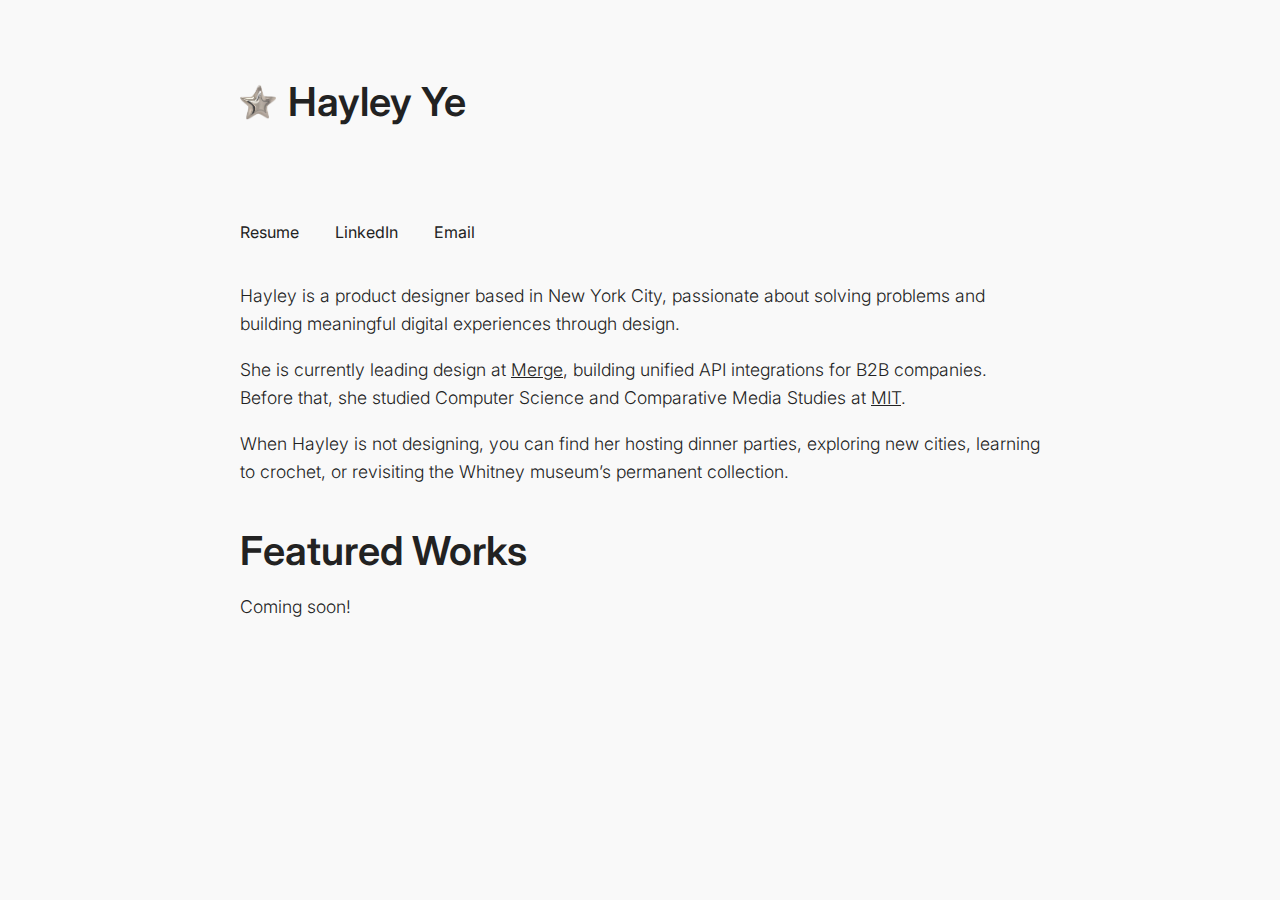
<file: index.html>
<!DOCTYPE html>
<html lang="en">
<head>
  <meta charset="UTF-8" />
  <meta name="viewport" content="width=device-width, initial-scale=1.0" />
  <title>Hayley Ye</title>
  <link href="https://fonts.googleapis.com/css2?family=Inter:wght@200;300;400;500;600;700&display=swap" rel="stylesheet">

  <link rel="stylesheet" href="style.css" />
  <link rel="icon" href="favicon.png" type="image/png">
</head>
<body>
  <main class="container">
    <div class="section">
        <div class="header">
            <div class="logo">
                <img src="favicon.png" alt="silver star" height="36px">
                <h1>Hayley Ye</h1>
            </div>
            <nav>
                <a href="https://drive.google.com/file/d/1Db4muiipyI5Rl645pSvjpg58gsTP486j/view?usp=sharing" target="_blank">Resume</a>
                <a href="https://www.linkedin.com/in/hayley-ye/" target="_blank">LinkedIn</a>
                <a href="mailto:hayleymye@gmail.com">Email</a>
            </nav>
        </div>
    </div>

    <div class="section">
        <p>Hayley is a product designer based in New York City, passionate about solving problems and building meaningful digital experiences through design.</p>
        <p>She is currently leading design at <a href="https://merge.dev" class="inline" target="_blank">Merge</a>, building unified API integrations for B2B companies. Before that, she studied Computer Science and Comparative Media Studies at <a href="https://web.mit.edu/" class="inline" target="_blank">MIT</a>.</p>
        <p>When Hayley is not designing, you can find her hosting dinner parties, exploring new cities, learning to crochet, or revisiting the Whitney museum’s permanent collection.</p>
    </div>

    <div class="section">
        <div class="header">
            <h1>Featured Works</h1>
        </div>
        <p>Coming soon!</p>
    </div>
    
    
  </main>
</body>
</html>
</file>
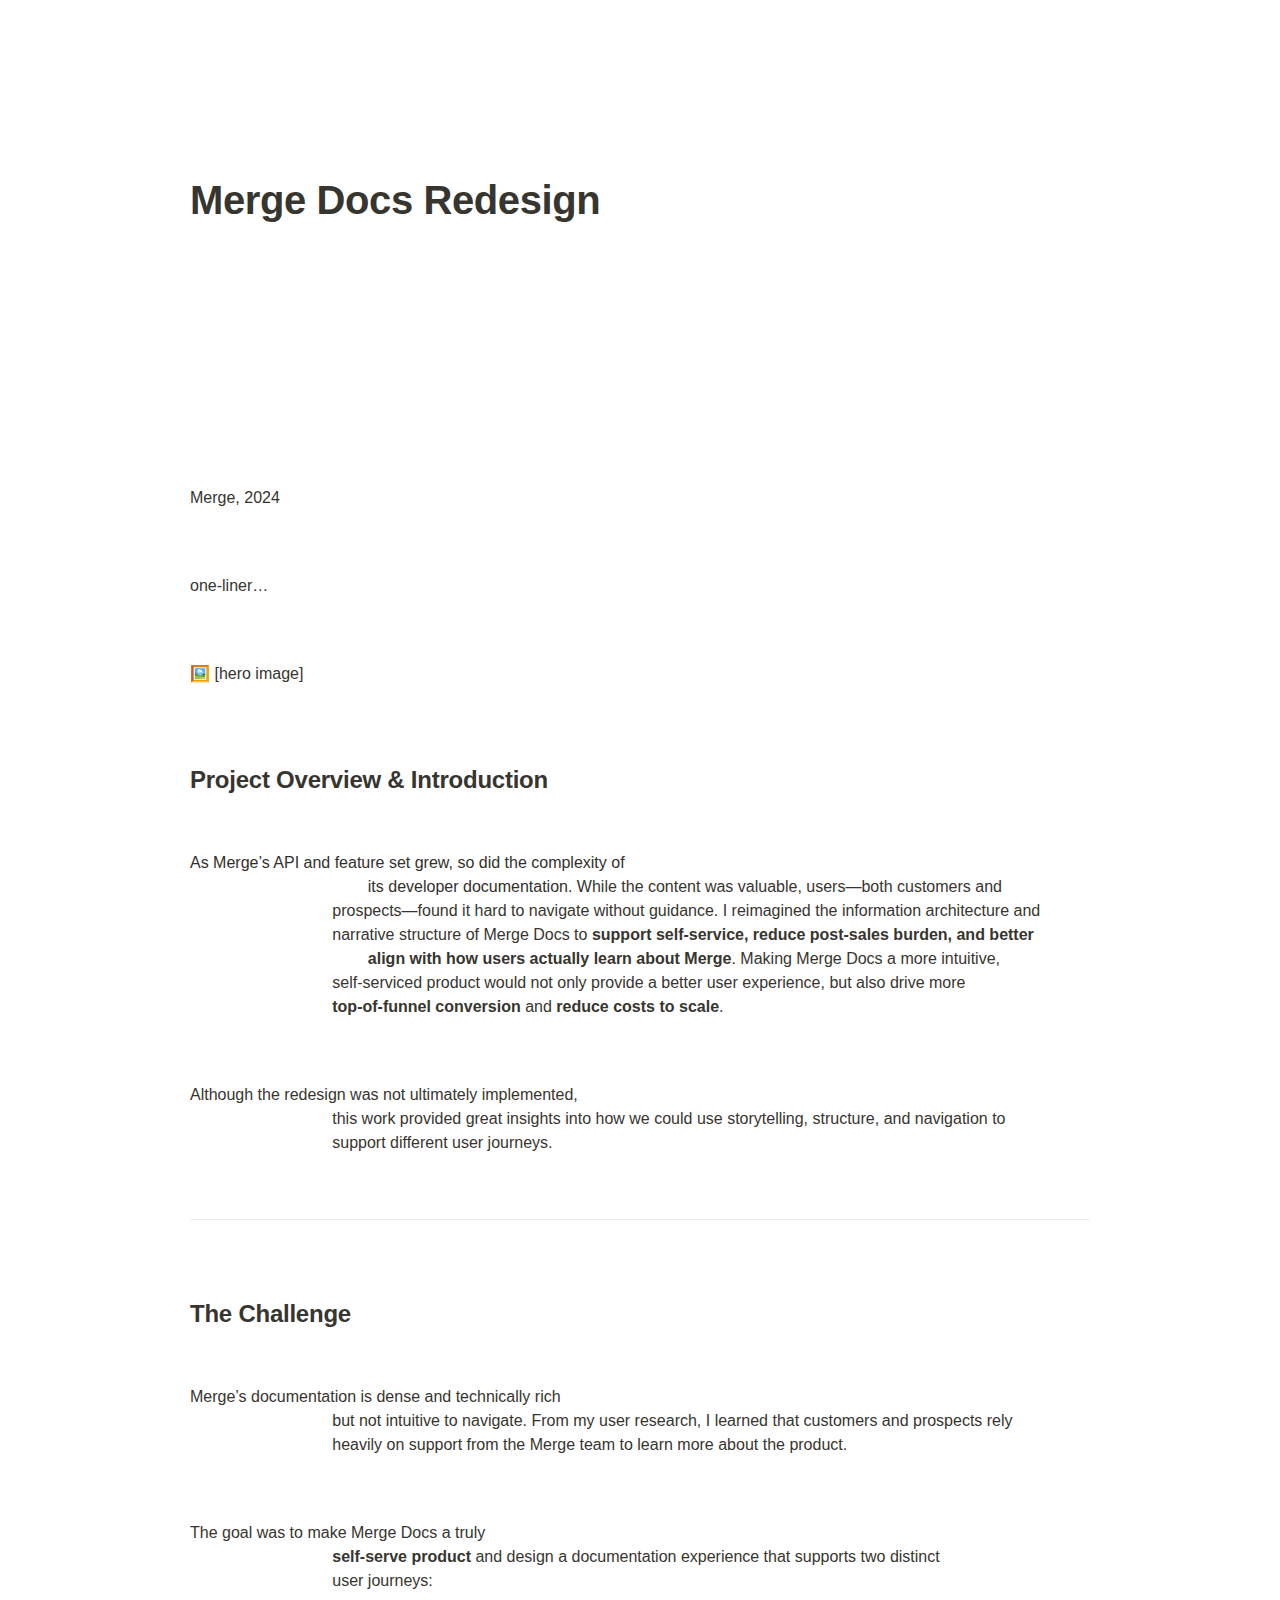
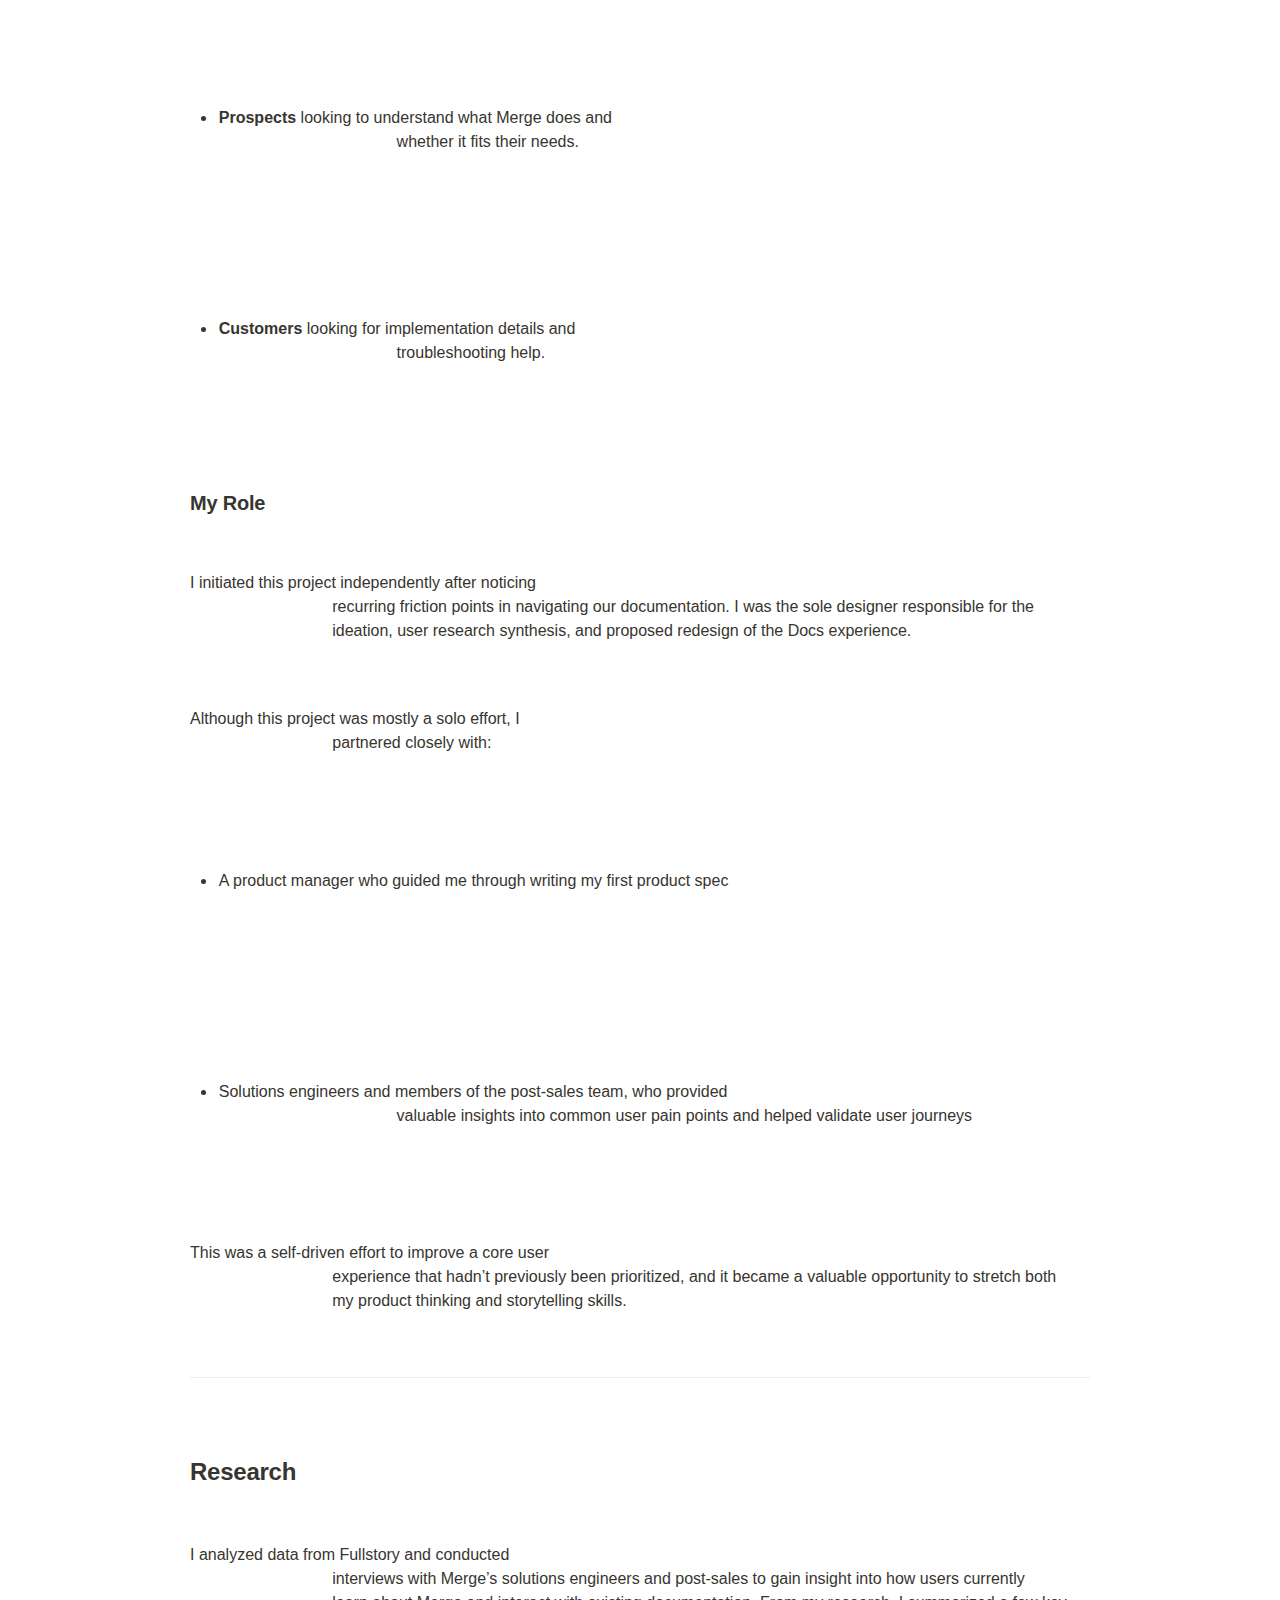
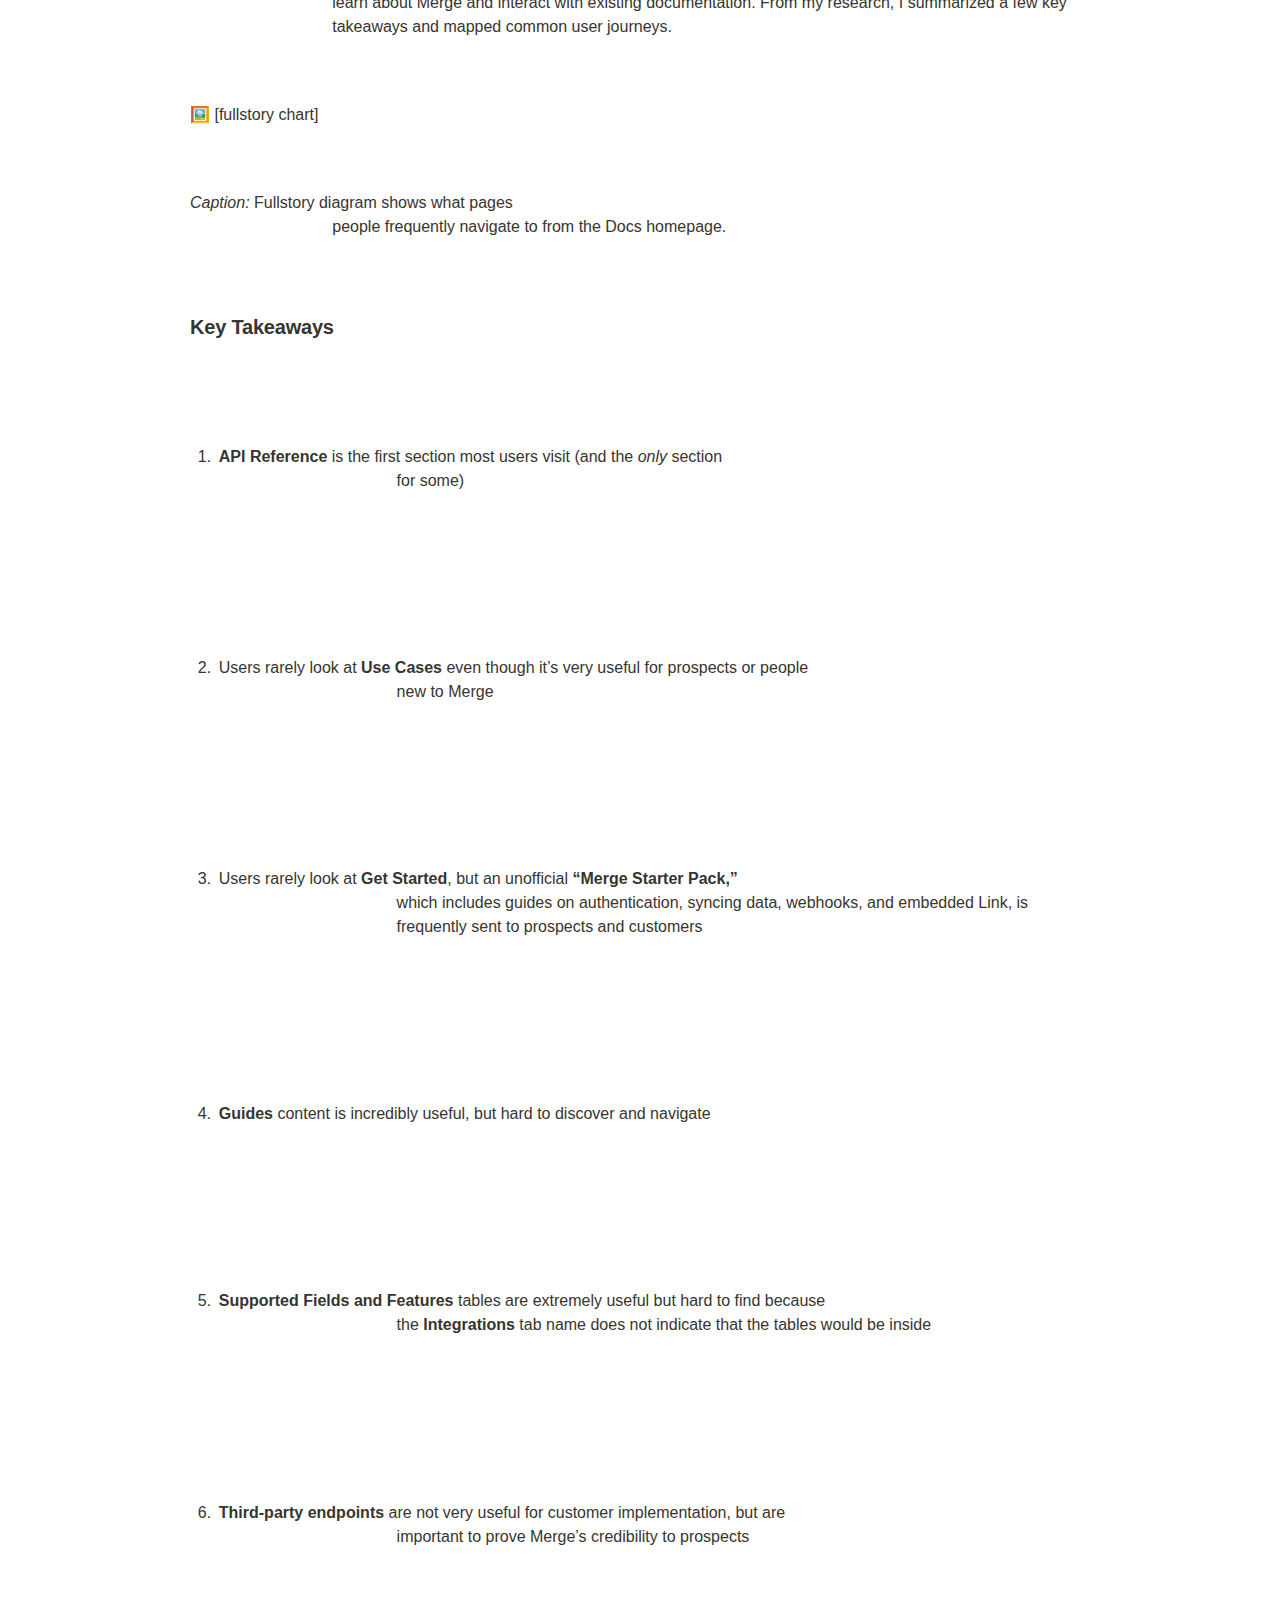
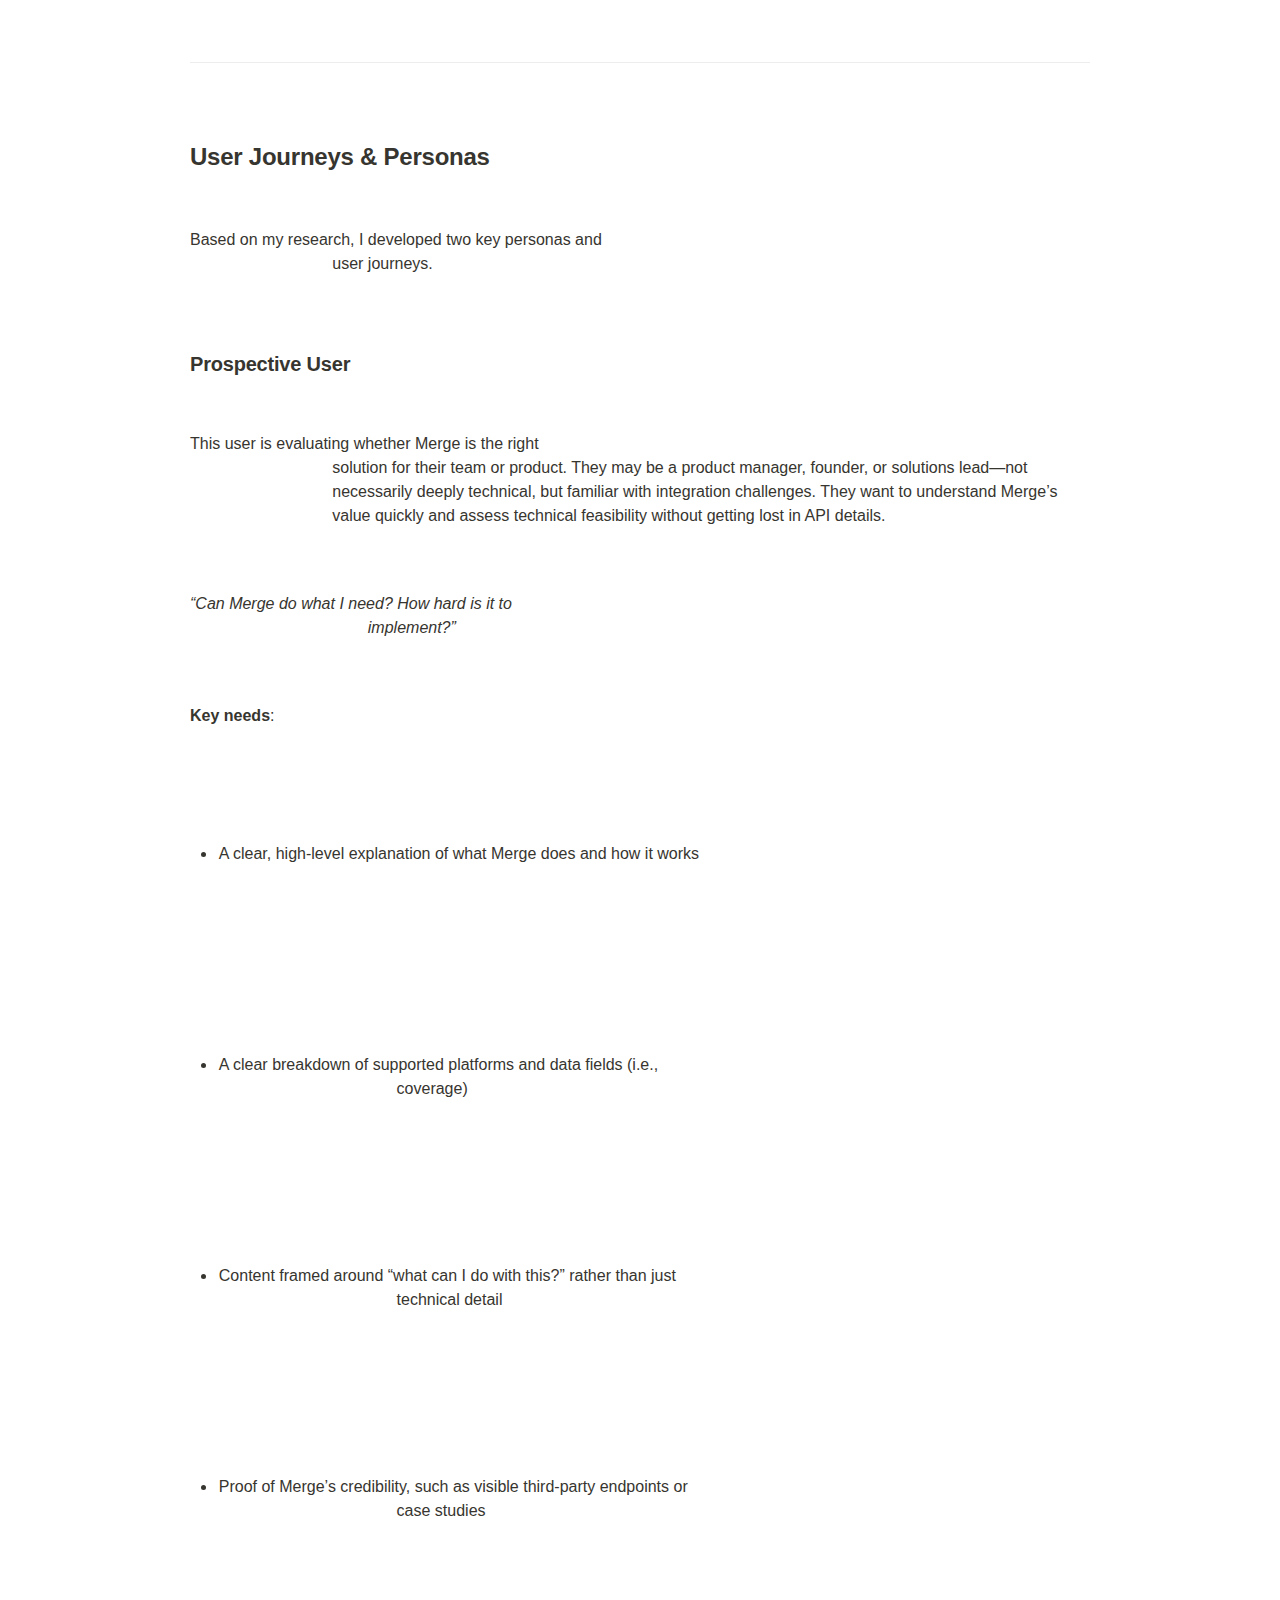
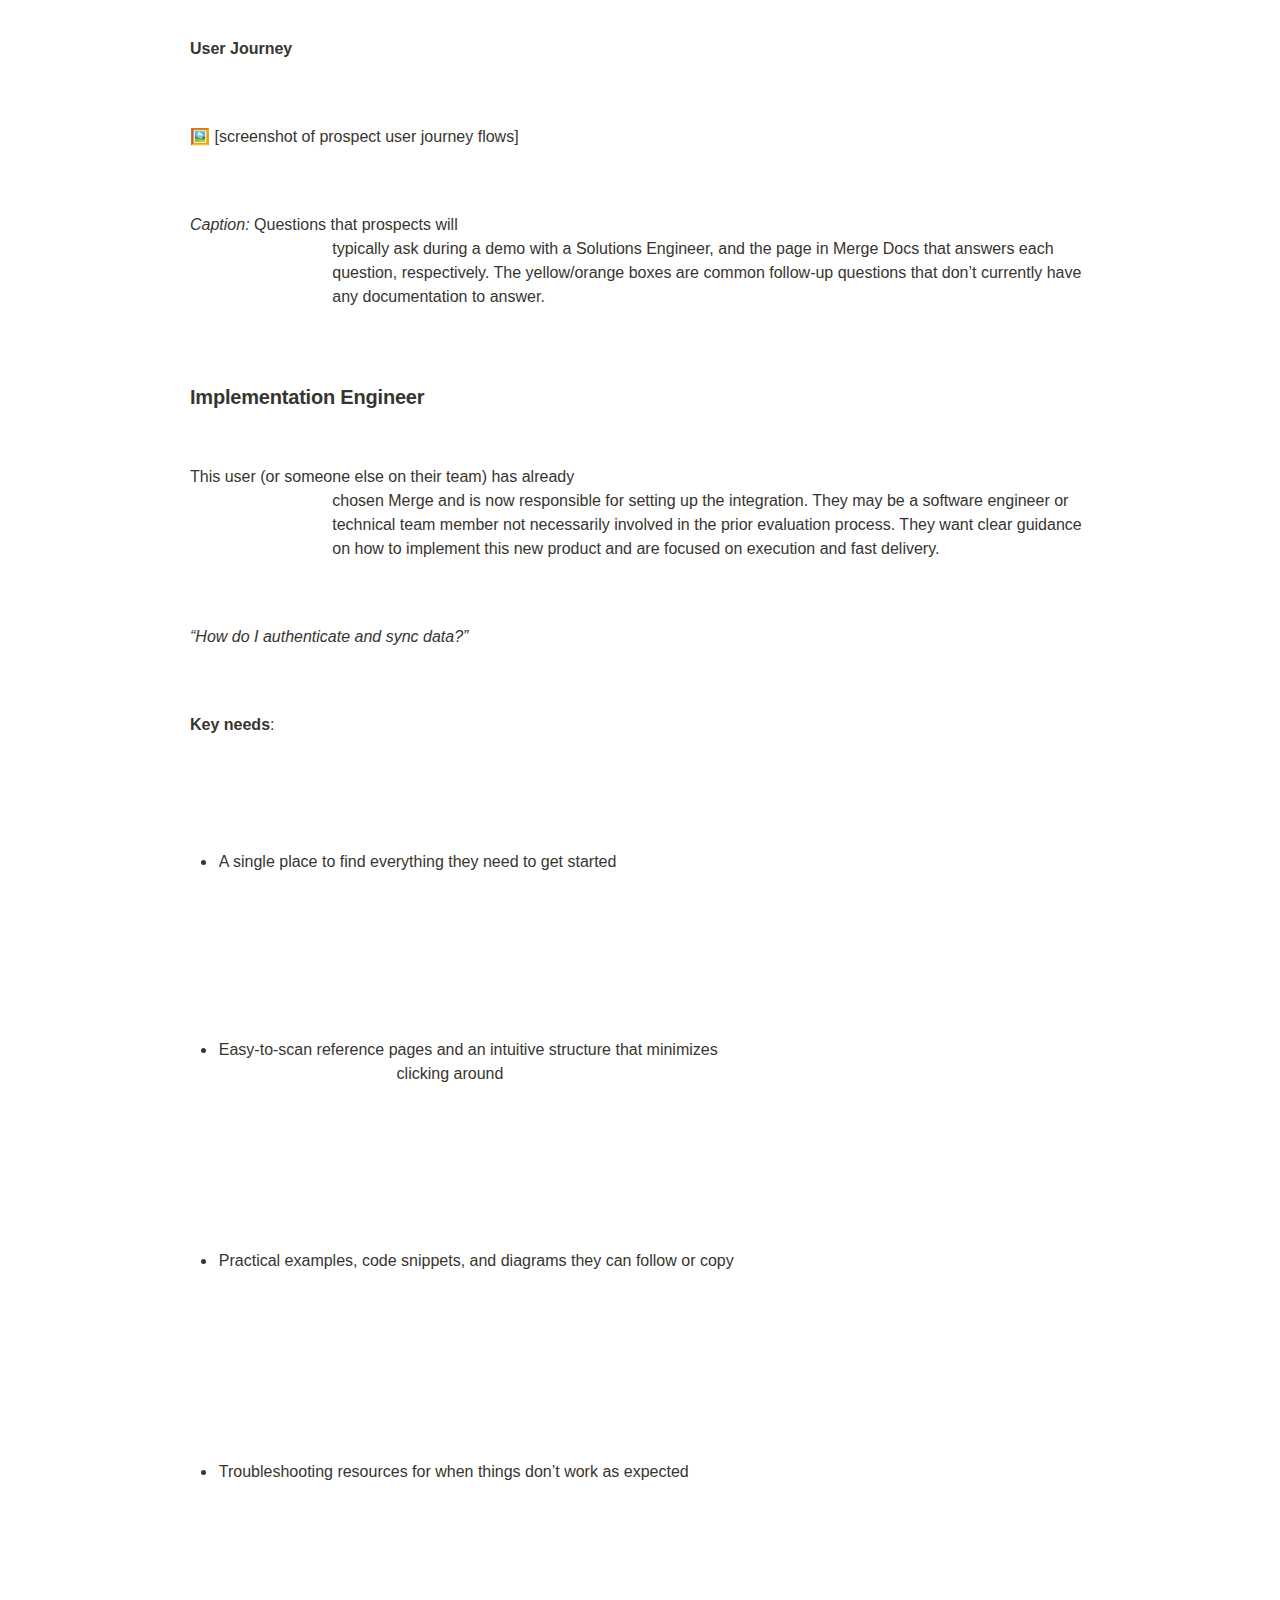
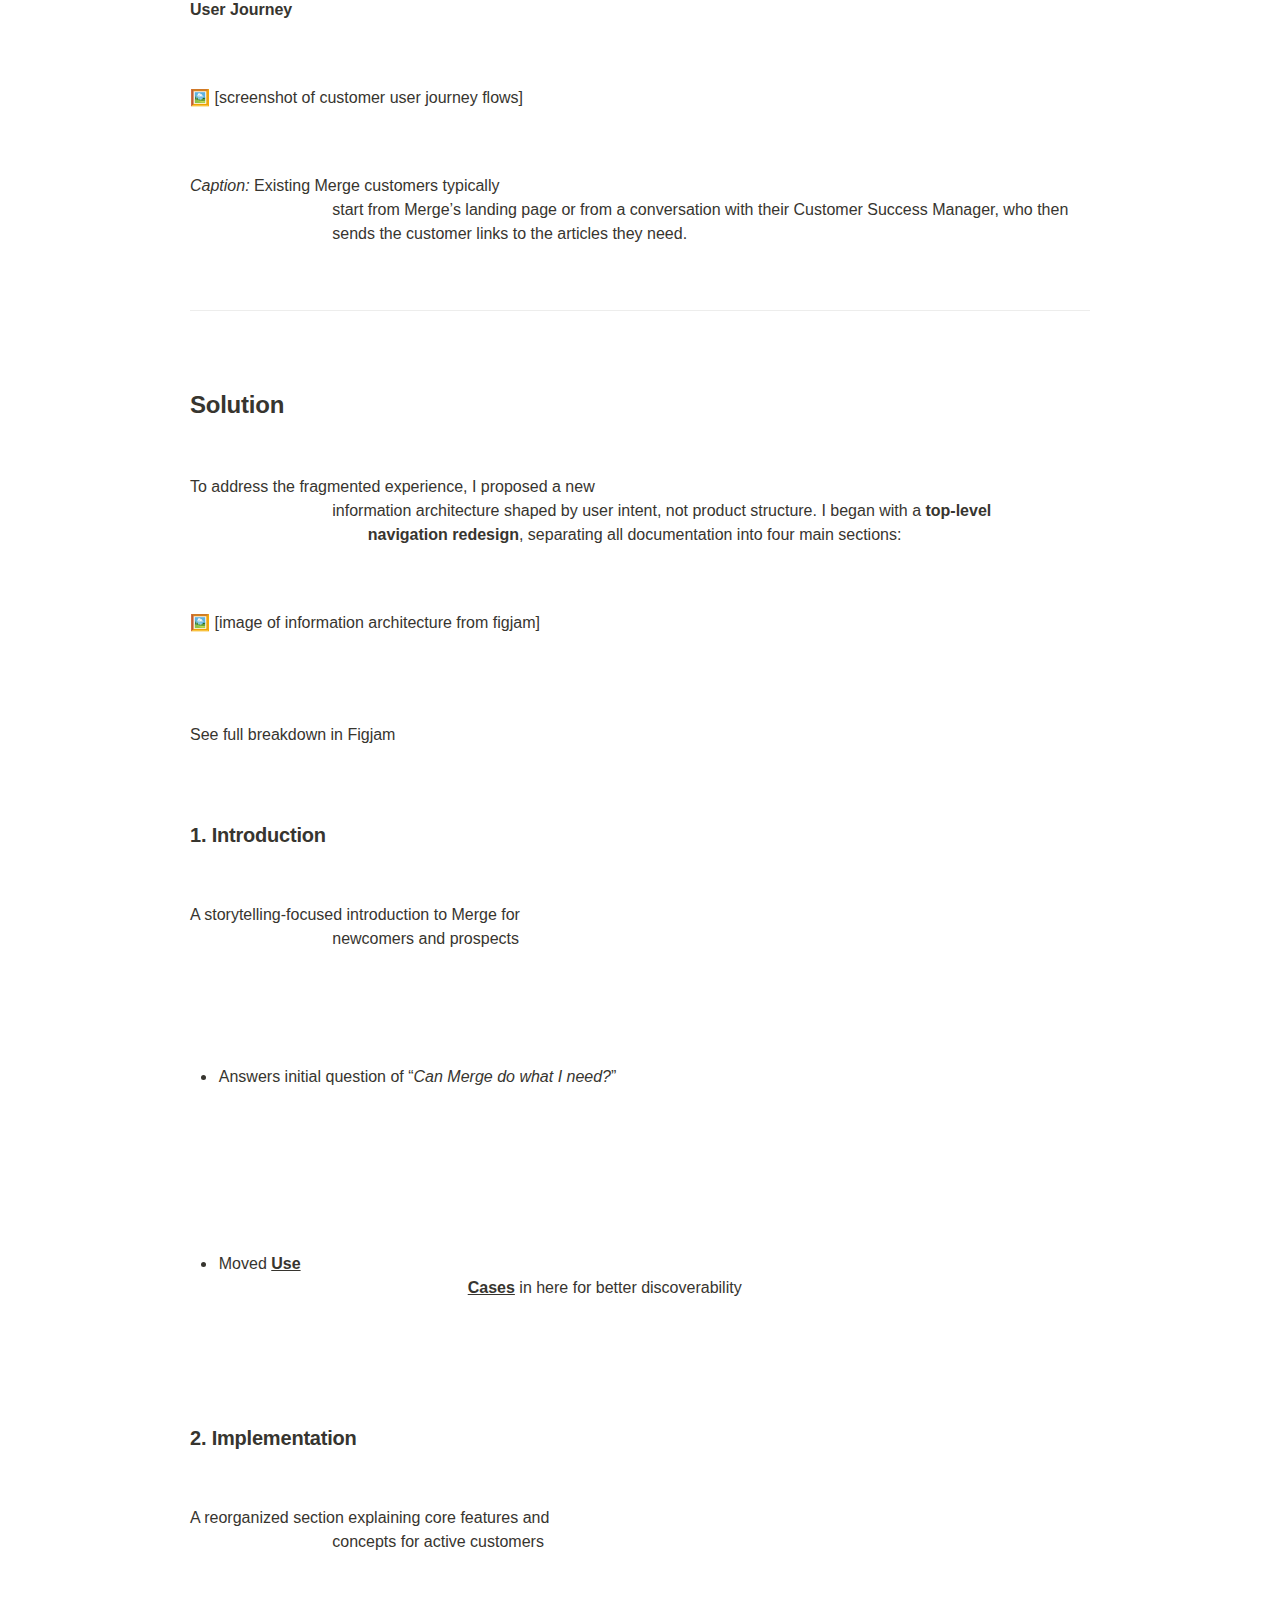
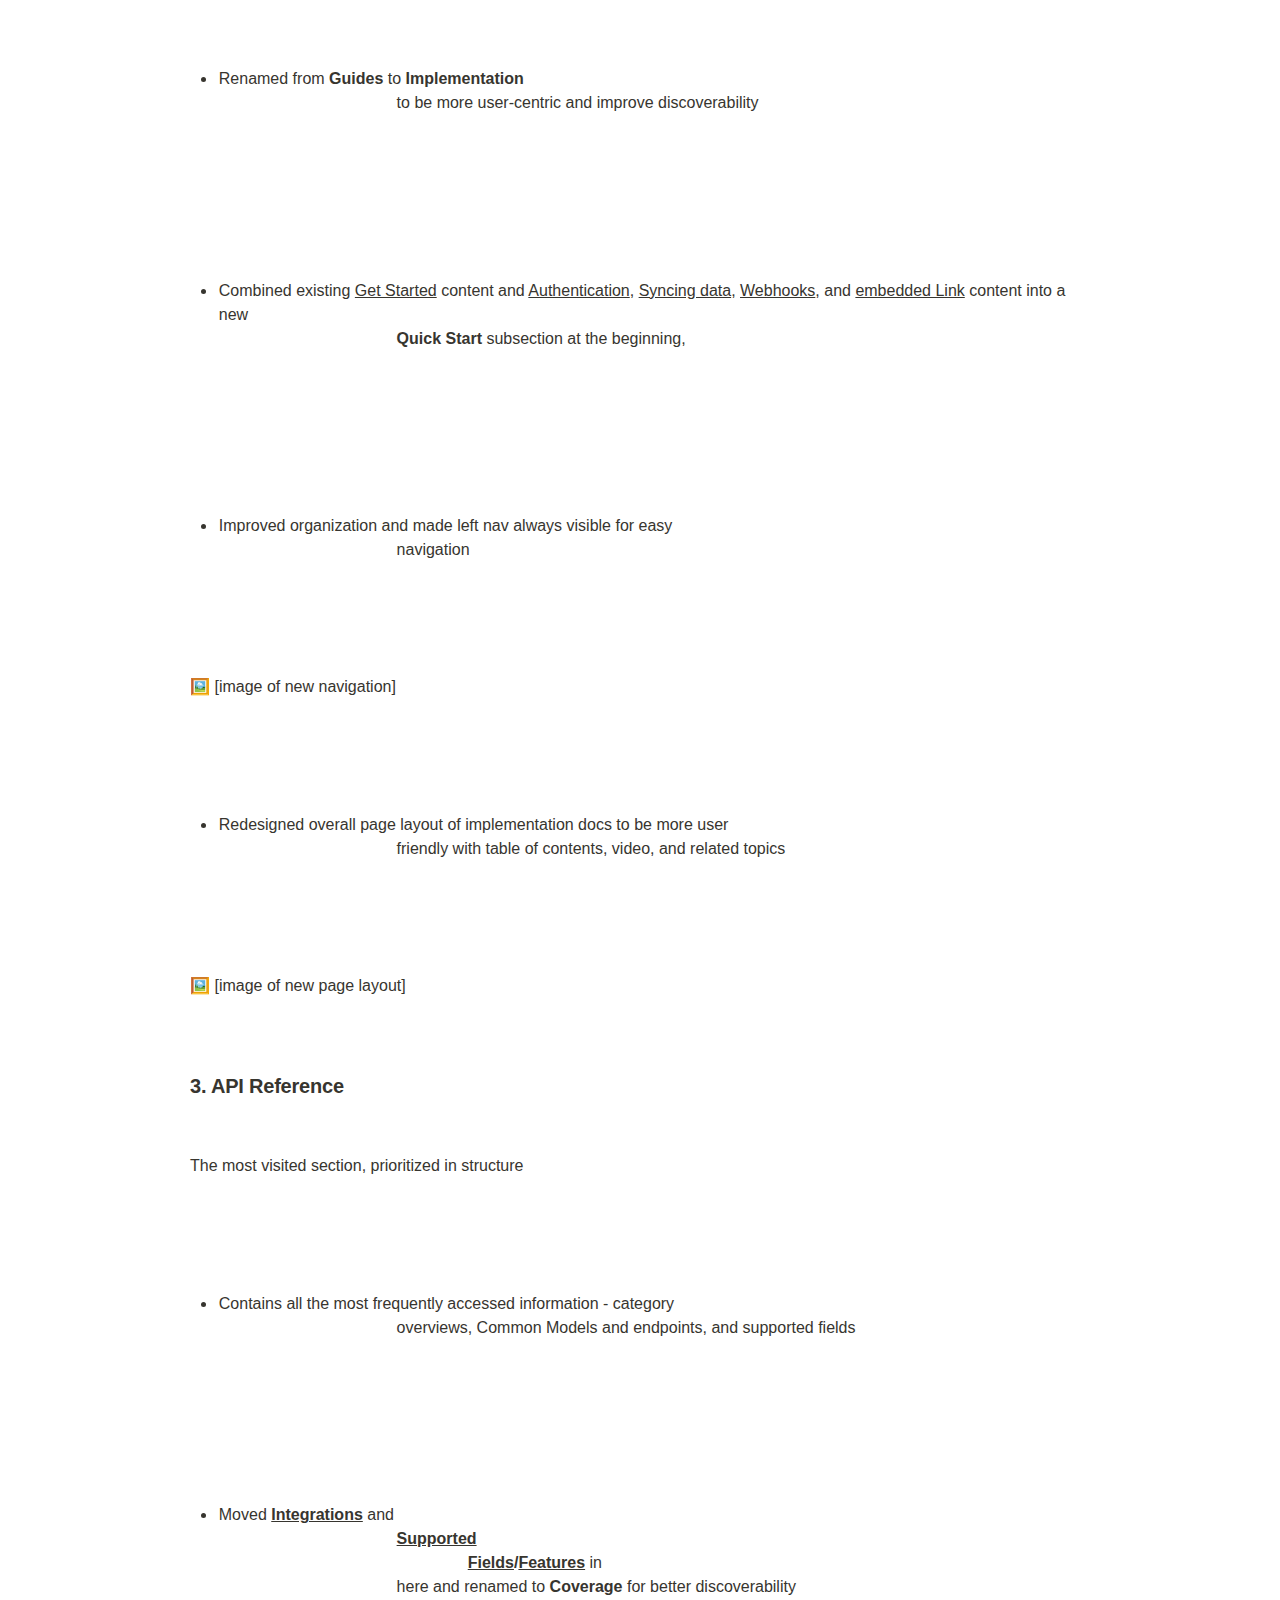
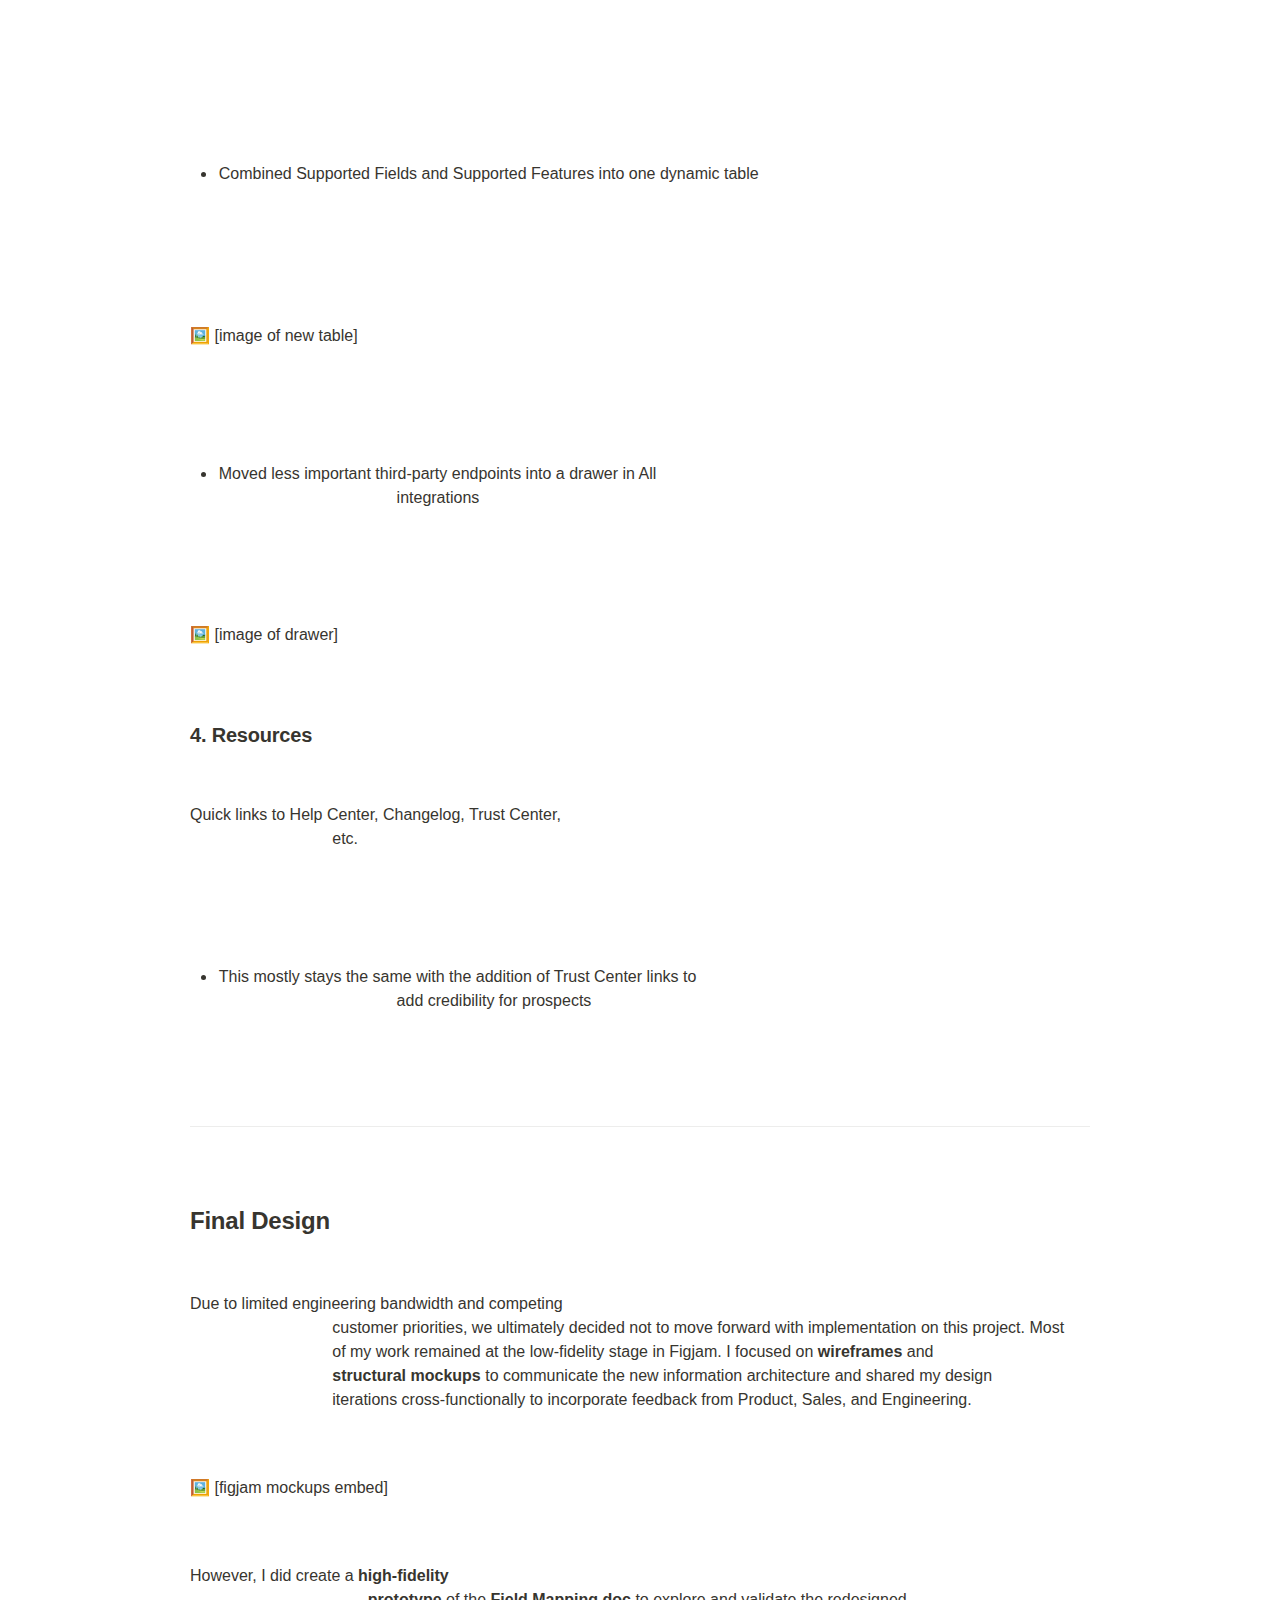
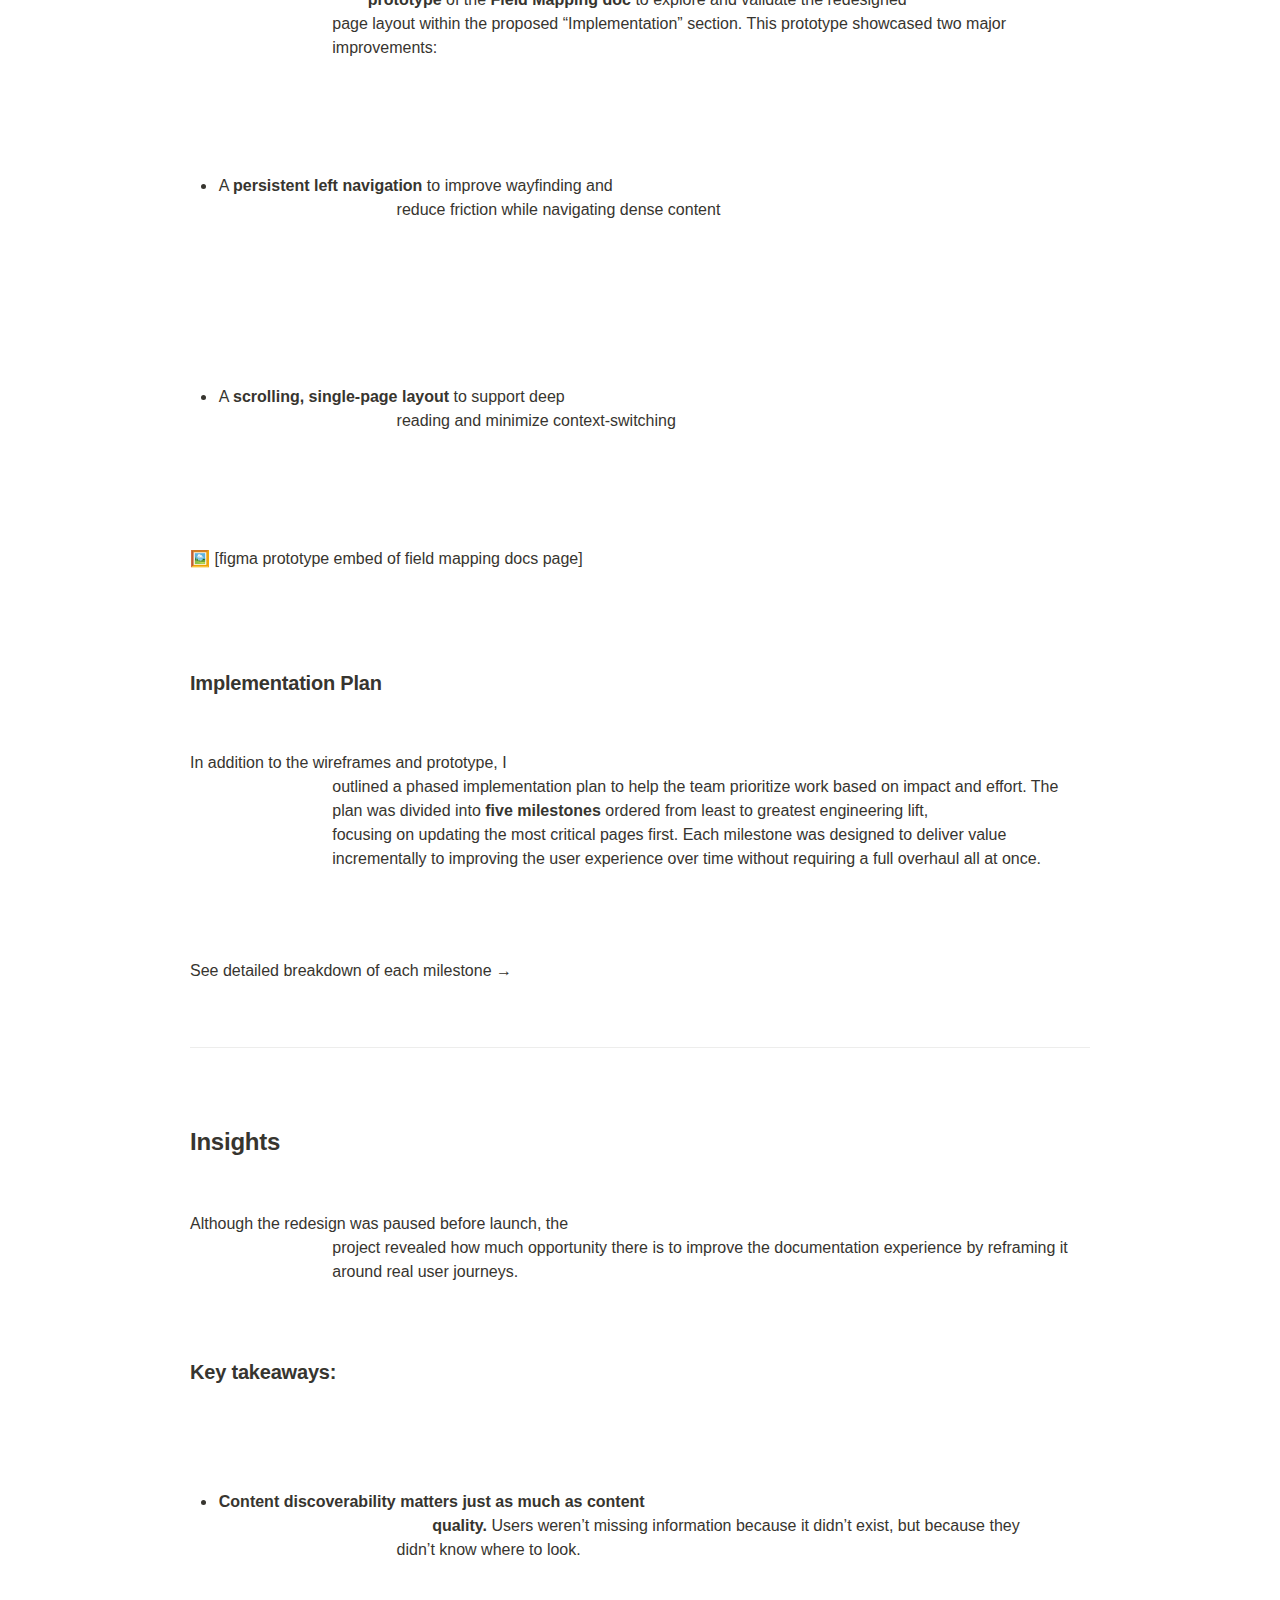
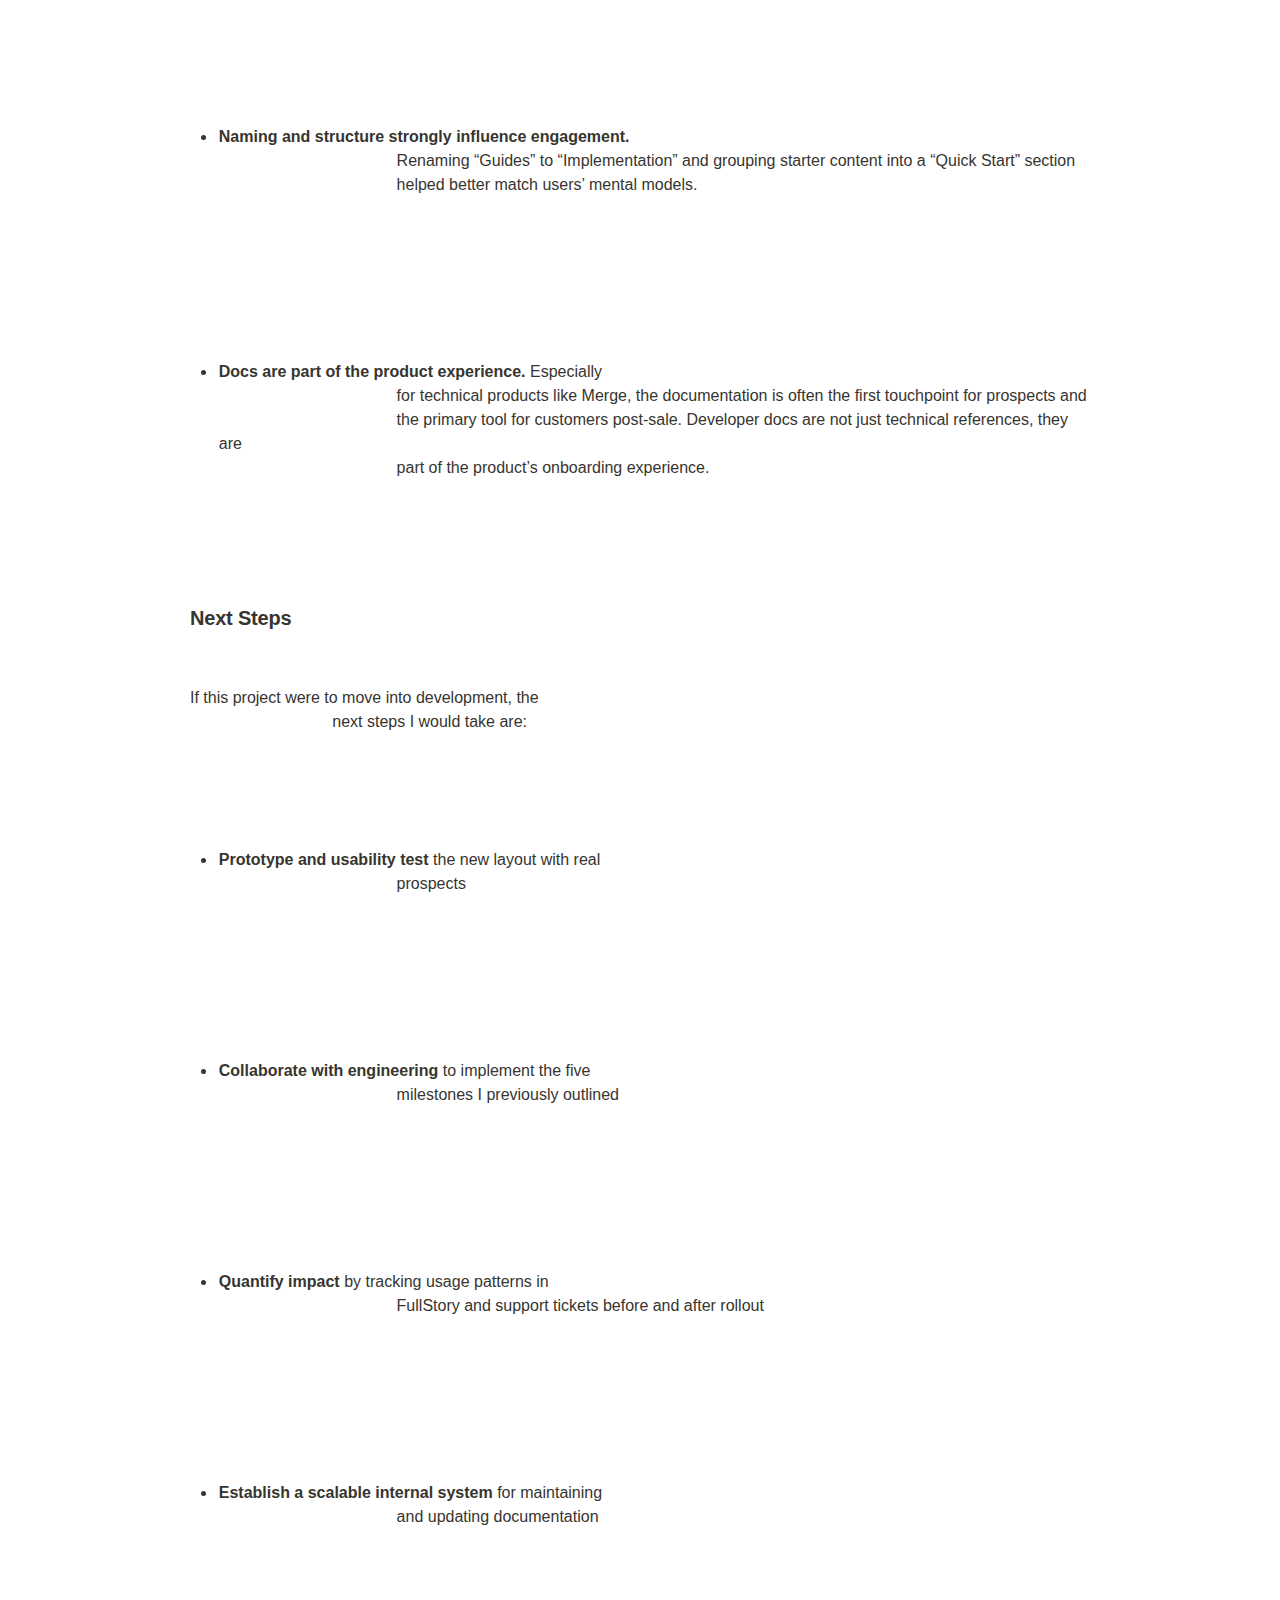
<file: projects/docs-notion.html>
<html>

<head>
	<meta http-equiv="Content-Type" content="text/html; charset=utf-8" />
	<title>Merge Docs Redesign</title>
	<style>
		/* cspell:disable-file */
		/* webkit printing magic: print all background colors */
		html {
			-webkit-print-color-adjust: exact;
		}

		* {
			box-sizing: border-box;
			-webkit-print-color-adjust: exact;
		}

		html,
		body {
			margin: 0;
			padding: 0;
		}

		@media only screen {
			body {
				margin: 2em auto;
				max-width: 900px;
				color: rgb(55, 53, 47);
			}
		}

		body {
			line-height: 1.5;
			white-space: pre-wrap;
		}

		a,
		a.visited {
			color: inherit;
			text-decoration: underline;
		}

		.pdf-relative-link-path {
			font-size: 80%;
			color: #444;
		}

		h1,
		h2,
		h3 {
			letter-spacing: -0.01em;
			line-height: 1.2;
			font-weight: 600;
			margin-bottom: 0;
		}

		.page-title {
			font-size: 2.5rem;
			font-weight: 700;
			margin-top: 0;
			margin-bottom: 0.75em;
		}

		h1 {
			font-size: 1.875rem;
			margin-top: 1.875rem;
		}

		h2 {
			font-size: 1.5rem;
			margin-top: 1.5rem;
		}

		h3 {
			font-size: 1.25rem;
			margin-top: 1.25rem;
		}

		.source {
			border: 1px solid #ddd;
			border-radius: 3px;
			padding: 1.5em;
			word-break: break-all;
		}

		.callout {
			border-radius: 3px;
			padding: 1rem;
		}

		figure {
			margin: 1.25em 0;
			page-break-inside: avoid;
		}

		figcaption {
			opacity: 0.5;
			font-size: 85%;
			margin-top: 0.5em;
		}

		mark {
			background-color: transparent;
		}

		.indented {
			padding-left: 1.5em;
		}

		hr {
			background: transparent;
			display: block;
			width: 100%;
			height: 1px;
			visibility: visible;
			border: none;
			border-bottom: 1px solid rgba(55, 53, 47, 0.09);
		}

		img {
			max-width: 100%;
		}

		@media only print {
			img {
				max-height: 100vh;
				object-fit: contain;
			}
		}

		@page {
			margin: 1in;
		}

		.collection-content {
			font-size: 0.875rem;
		}

		.column-list {
			display: flex;
			justify-content: space-between;
		}

		.column {
			padding: 0 1em;
		}

		.column:first-child {
			padding-left: 0;
		}

		.column:last-child {
			padding-right: 0;
		}

		.table_of_contents-item {
			display: block;
			font-size: 0.875rem;
			line-height: 1.3;
			padding: 0.125rem;
		}

		.table_of_contents-indent-1 {
			margin-left: 1.5rem;
		}

		.table_of_contents-indent-2 {
			margin-left: 3rem;
		}

		.table_of_contents-indent-3 {
			margin-left: 4.5rem;
		}

		.table_of_contents-link {
			text-decoration: none;
			opacity: 0.7;
			border-bottom: 1px solid rgba(55, 53, 47, 0.18);
		}

		table,
		th,
		td {
			border: 1px solid rgba(55, 53, 47, 0.09);
			border-collapse: collapse;
		}

		table {
			border-left: none;
			border-right: none;
		}

		th,
		td {
			font-weight: normal;
			padding: 0.25em 0.5em;
			line-height: 1.5;
			min-height: 1.5em;
			text-align: left;
		}

		th {
			color: rgba(55, 53, 47, 0.6);
		}

		ol,
		ul {
			margin: 0;
			margin-block-start: 0.6em;
			margin-block-end: 0.6em;
		}

		li>ol:first-child,
		li>ul:first-child {
			margin-block-start: 0.6em;
		}

		ul>li {
			list-style: disc;
		}

		ul.to-do-list {
			padding-inline-start: 0;
		}

		ul.to-do-list>li {
			list-style: none;
		}

		.to-do-children-checked {
			text-decoration: line-through;
			opacity: 0.375;
		}

		ul.toggle>li {
			list-style: none;
		}

		ul {
			padding-inline-start: 1.7em;
		}

		ul>li {
			padding-left: 0.1em;
		}

		ol {
			padding-inline-start: 1.6em;
		}

		ol>li {
			padding-left: 0.2em;
		}

		.mono ol {
			padding-inline-start: 2em;
		}

		.mono ol>li {
			text-indent: -0.4em;
		}

		.toggle {
			padding-inline-start: 0em;
			list-style-type: none;
		}

		/* Indent toggle children */
		.toggle>li>details {
			padding-left: 1.7em;
		}

		.toggle>li>details>summary {
			margin-left: -1.1em;
		}

		.selected-value {
			display: inline-block;
			padding: 0 0.5em;
			background: rgba(206, 205, 202, 0.5);
			border-radius: 3px;
			margin-right: 0.5em;
			margin-top: 0.3em;
			margin-bottom: 0.3em;
			white-space: nowrap;
		}

		.collection-title {
			display: inline-block;
			margin-right: 1em;
		}

		.page-description {
			margin-bottom: 2em;
		}

		.simple-table {
			margin-top: 1em;
			font-size: 0.875rem;
			empty-cells: show;
		}

		.simple-table td {
			height: 29px;
			min-width: 120px;
		}

		.simple-table th {
			height: 29px;
			min-width: 120px;
		}

		.simple-table-header-color {
			background: rgb(247, 246, 243);
			color: black;
		}

		.simple-table-header {
			font-weight: 500;
		}

		time {
			opacity: 0.5;
		}

		.icon {
			display: inline-block;
			max-width: 1.2em;
			max-height: 1.2em;
			text-decoration: none;
			vertical-align: text-bottom;
			margin-right: 0.5em;
		}

		img.icon {
			border-radius: 3px;
		}

		.user-icon {
			width: 1.5em;
			height: 1.5em;
			border-radius: 100%;
			margin-right: 0.5rem;
		}

		.user-icon-inner {
			font-size: 0.8em;
		}

		.text-icon {
			border: 1px solid #000;
			text-align: center;
		}

		.page-cover-image {
			display: block;
			object-fit: cover;
			width: 100%;
			max-height: 30vh;
		}

		.page-header-icon {
			font-size: 3rem;
			margin-bottom: 1rem;
		}

		.page-header-icon-with-cover {
			margin-top: -0.72em;
			margin-left: 0.07em;
		}

		.page-header-icon img {
			border-radius: 3px;
		}

		.link-to-page {
			margin: 1em 0;
			padding: 0;
			border: none;
			font-weight: 500;
		}

		p>.user {
			opacity: 0.5;
		}

		td>.user,
		td>time {
			white-space: nowrap;
		}

		input[type="checkbox"] {
			transform: scale(1.5);
			margin-right: 0.6em;
			vertical-align: middle;
		}

		p {
			margin-top: 0.5em;
			margin-bottom: 0.5em;
		}

		.image {
			border: none;
			margin: 1.5em 0;
			padding: 0;
			border-radius: 0;
			text-align: center;
		}

		.code,
		code {
			background: rgba(135, 131, 120, 0.15);
			border-radius: 3px;
			padding: 0.2em 0.4em;
			border-radius: 3px;
			font-size: 85%;
			tab-size: 2;
		}

		code {
			color: #eb5757;
		}

		.code {
			padding: 1.5em 1em;
		}

		.code-wrap {
			white-space: pre-wrap;
			word-break: break-all;
		}

		.code>code {
			background: none;
			padding: 0;
			font-size: 100%;
			color: inherit;
		}

		blockquote {
			font-size: 1.25em;
			margin: 1em 0;
			padding-left: 1em;
			border-left: 3px solid rgb(55, 53, 47);
		}

		.bookmark {
			text-decoration: none;
			max-height: 8em;
			padding: 0;
			display: flex;
			width: 100%;
			align-items: stretch;
		}

		.bookmark-title {
			font-size: 0.85em;
			overflow: hidden;
			text-overflow: ellipsis;
			height: 1.75em;
			white-space: nowrap;
		}

		.bookmark-text {
			display: flex;
			flex-direction: column;
		}

		.bookmark-info {
			flex: 4 1 180px;
			padding: 12px 14px 14px;
			display: flex;
			flex-direction: column;
			justify-content: space-between;
		}

		.bookmark-image {
			width: 33%;
			flex: 1 1 180px;
			display: block;
			position: relative;
			object-fit: cover;
			border-radius: 1px;
		}

		.bookmark-description {
			color: rgba(55, 53, 47, 0.6);
			font-size: 0.75em;
			overflow: hidden;
			max-height: 4.5em;
			word-break: break-word;
		}

		.bookmark-href {
			font-size: 0.75em;
			margin-top: 0.25em;
		}

		.sans {
			font-family: ui-sans-serif, -apple-system, BlinkMacSystemFont, "Segoe UI Variable Display", "Segoe UI", Helvetica, "Apple Color Emoji", Arial, sans-serif, "Segoe UI Emoji", "Segoe UI Symbol";
		}

		.code {
			font-family: "SFMono-Regular", Menlo, Consolas, "PT Mono", "Liberation Mono", Courier, monospace;
		}

		.serif {
			font-family: Lyon-Text, Georgia, ui-serif, serif;
		}

		.mono {
			font-family: iawriter-mono, Nitti, Menlo, Courier, monospace;
		}

		.pdf .sans {
			font-family: Inter, ui-sans-serif, -apple-system, BlinkMacSystemFont, "Segoe UI Variable Display", "Segoe UI", Helvetica, "Apple Color Emoji", Arial, sans-serif, "Segoe UI Emoji", "Segoe UI Symbol", 'Twemoji', 'Noto Color Emoji', 'Noto Sans CJK JP';
		}

		.pdf:lang(zh-CN) .sans {
			font-family: Inter, ui-sans-serif, -apple-system, BlinkMacSystemFont, "Segoe UI Variable Display", "Segoe UI", Helvetica, "Apple Color Emoji", Arial, sans-serif, "Segoe UI Emoji", "Segoe UI Symbol", 'Twemoji', 'Noto Color Emoji', 'Noto Sans CJK SC';
		}

		.pdf:lang(zh-TW) .sans {
			font-family: Inter, ui-sans-serif, -apple-system, BlinkMacSystemFont, "Segoe UI Variable Display", "Segoe UI", Helvetica, "Apple Color Emoji", Arial, sans-serif, "Segoe UI Emoji", "Segoe UI Symbol", 'Twemoji', 'Noto Color Emoji', 'Noto Sans CJK TC';
		}

		.pdf:lang(ko-KR) .sans {
			font-family: Inter, ui-sans-serif, -apple-system, BlinkMacSystemFont, "Segoe UI Variable Display", "Segoe UI", Helvetica, "Apple Color Emoji", Arial, sans-serif, "Segoe UI Emoji", "Segoe UI Symbol", 'Twemoji', 'Noto Color Emoji', 'Noto Sans CJK KR';
		}

		.pdf .code {
			font-family: Source Code Pro, "SFMono-Regular", Menlo, Consolas, "PT Mono", "Liberation Mono", Courier, monospace, 'Twemoji', 'Noto Color Emoji', 'Noto Sans Mono CJK JP';
		}

		.pdf:lang(zh-CN) .code {
			font-family: Source Code Pro, "SFMono-Regular", Menlo, Consolas, "PT Mono", "Liberation Mono", Courier, monospace, 'Twemoji', 'Noto Color Emoji', 'Noto Sans Mono CJK SC';
		}

		.pdf:lang(zh-TW) .code {
			font-family: Source Code Pro, "SFMono-Regular", Menlo, Consolas, "PT Mono", "Liberation Mono", Courier, monospace, 'Twemoji', 'Noto Color Emoji', 'Noto Sans Mono CJK TC';
		}

		.pdf:lang(ko-KR) .code {
			font-family: Source Code Pro, "SFMono-Regular", Menlo, Consolas, "PT Mono", "Liberation Mono", Courier, monospace, 'Twemoji', 'Noto Color Emoji', 'Noto Sans Mono CJK KR';
		}

		.pdf .serif {
			font-family: PT Serif, Lyon-Text, Georgia, ui-serif, serif, 'Twemoji', 'Noto Color Emoji', 'Noto Serif CJK JP';
		}

		.pdf:lang(zh-CN) .serif {
			font-family: PT Serif, Lyon-Text, Georgia, ui-serif, serif, 'Twemoji', 'Noto Color Emoji', 'Noto Serif CJK SC';
		}

		.pdf:lang(zh-TW) .serif {
			font-family: PT Serif, Lyon-Text, Georgia, ui-serif, serif, 'Twemoji', 'Noto Color Emoji', 'Noto Serif CJK TC';
		}

		.pdf:lang(ko-KR) .serif {
			font-family: PT Serif, Lyon-Text, Georgia, ui-serif, serif, 'Twemoji', 'Noto Color Emoji', 'Noto Serif CJK KR';
		}

		.pdf .mono {
			font-family: PT Mono, iawriter-mono, Nitti, Menlo, Courier, monospace, 'Twemoji', 'Noto Color Emoji', 'Noto Sans Mono CJK JP';
		}

		.pdf:lang(zh-CN) .mono {
			font-family: PT Mono, iawriter-mono, Nitti, Menlo, Courier, monospace, 'Twemoji', 'Noto Color Emoji', 'Noto Sans Mono CJK SC';
		}

		.pdf:lang(zh-TW) .mono {
			font-family: PT Mono, iawriter-mono, Nitti, Menlo, Courier, monospace, 'Twemoji', 'Noto Color Emoji', 'Noto Sans Mono CJK TC';
		}

		.pdf:lang(ko-KR) .mono {
			font-family: PT Mono, iawriter-mono, Nitti, Menlo, Courier, monospace, 'Twemoji', 'Noto Color Emoji', 'Noto Sans Mono CJK KR';
		}

		.highlight-default {
			color: rgba(50, 48, 44, 1);
		}

		.highlight-gray {
			color: rgba(115, 114, 110, 1);
			fill: rgba(115, 114, 110, 1);
		}

		.highlight-brown {
			color: rgba(159, 107, 83, 1);
			fill: rgba(159, 107, 83, 1);
		}

		.highlight-orange {
			color: rgba(217, 115, 13, 1);
			fill: rgba(217, 115, 13, 1);
		}

		.highlight-yellow {
			color: rgba(203, 145, 47, 1);
			fill: rgba(203, 145, 47, 1);
		}

		.highlight-teal {
			color: rgba(68, 131, 97, 1);
			fill: rgba(68, 131, 97, 1);
		}

		.highlight-blue {
			color: rgba(51, 126, 169, 1);
			fill: rgba(51, 126, 169, 1);
		}

		.highlight-purple {
			color: rgba(144, 101, 176, 1);
			fill: rgba(144, 101, 176, 1);
		}

		.highlight-pink {
			color: rgba(193, 76, 138, 1);
			fill: rgba(193, 76, 138, 1);
		}

		.highlight-red {
			color: rgba(205, 60, 58, 1);
			fill: rgba(205, 60, 58, 1);
		}

		.highlight-default_background {
			color: rgba(50, 48, 44, 1);
		}

		.highlight-gray_background {
			background: rgba(248, 248, 247, 1);
		}

		.highlight-brown_background {
			background: rgba(244, 238, 238, 1);
		}

		.highlight-orange_background {
			background: rgba(251, 236, 221, 1);
		}

		.highlight-yellow_background {
			background: rgba(251, 243, 219, 1);
		}

		.highlight-teal_background {
			background: rgba(237, 243, 236, 1);
		}

		.highlight-blue_background {
			background: rgba(231, 243, 248, 1);
		}

		.highlight-purple_background {
			background: rgba(248, 243, 252, 1);
		}

		.highlight-pink_background {
			background: rgba(252, 241, 246, 1);
		}

		.highlight-red_background {
			background: rgba(253, 235, 236, 1);
		}

		.block-color-default {
			color: inherit;
			fill: inherit;
		}

		.block-color-gray {
			color: rgba(115, 114, 110, 1);
			fill: rgba(115, 114, 110, 1);
		}

		.block-color-brown {
			color: rgba(159, 107, 83, 1);
			fill: rgba(159, 107, 83, 1);
		}

		.block-color-orange {
			color: rgba(217, 115, 13, 1);
			fill: rgba(217, 115, 13, 1);
		}

		.block-color-yellow {
			color: rgba(203, 145, 47, 1);
			fill: rgba(203, 145, 47, 1);
		}

		.block-color-teal {
			color: rgba(68, 131, 97, 1);
			fill: rgba(68, 131, 97, 1);
		}

		.block-color-blue {
			color: rgba(51, 126, 169, 1);
			fill: rgba(51, 126, 169, 1);
		}

		.block-color-purple {
			color: rgba(144, 101, 176, 1);
			fill: rgba(144, 101, 176, 1);
		}

		.block-color-pink {
			color: rgba(193, 76, 138, 1);
			fill: rgba(193, 76, 138, 1);
		}

		.block-color-red {
			color: rgba(205, 60, 58, 1);
			fill: rgba(205, 60, 58, 1);
		}

		.block-color-default_background {
			color: inherit;
			fill: inherit;
		}

		.block-color-gray_background {
			background: rgba(248, 248, 247, 1);
		}

		.block-color-brown_background {
			background: rgba(244, 238, 238, 1);
		}

		.block-color-orange_background {
			background: rgba(251, 236, 221, 1);
		}

		.block-color-yellow_background {
			background: rgba(251, 243, 219, 1);
		}

		.block-color-teal_background {
			background: rgba(237, 243, 236, 1);
		}

		.block-color-blue_background {
			background: rgba(231, 243, 248, 1);
		}

		.block-color-purple_background {
			background: rgba(248, 243, 252, 1);
		}

		.block-color-pink_background {
			background: rgba(252, 241, 246, 1);
		}

		.block-color-red_background {
			background: rgba(253, 235, 236, 1);
		}

		.select-value-color-uiBlue {
			background-color: undefined;
		}

		.select-value-color-pink {
			background-color: rgba(225, 136, 179, 0.27);
		}

		.select-value-color-purple {
			background-color: rgba(168, 129, 197, 0.27);
		}

		.select-value-color-green {
			background-color: rgba(123, 183, 129, 0.27);
		}

		.select-value-color-gray {
			background-color: rgba(84, 72, 49, 0.15);
		}

		.select-value-color-translucentGray {
			background-color: undefined;
		}

		.select-value-color-orange {
			background-color: rgba(224, 124, 57, 0.27);
		}

		.select-value-color-brown {
			background-color: rgba(210, 162, 141, 0.35);
		}

		.select-value-color-red {
			background-color: rgba(244, 171, 159, 0.4);
		}

		.select-value-color-yellow {
			background-color: rgba(236, 191, 66, 0.39);
		}

		.select-value-color-blue {
			background-color: rgba(93, 165, 206, 0.27);
		}

		.select-value-color-pageGlass {
			background-color: undefined;
		}

		.select-value-color-washGlass {
			background-color: undefined;
		}

		.checkbox {
			display: inline-flex;
			vertical-align: text-bottom;
			width: 16;
			height: 16;
			background-size: 16px;
			margin-left: 2px;
			margin-right: 5px;
		}

		.checkbox-on {
			background-image: url("data:image/svg+xml;charset=UTF-8,%3Csvg%20width%3D%2216%22%20height%3D%2216%22%20viewBox%3D%220%200%2016%2016%22%20fill%3D%22none%22%20xmlns%3D%22http%3A%2F%2Fwww.w3.org%2F2000%2Fsvg%22%3E%0A%3Crect%20width%3D%2216%22%20height%3D%2216%22%20fill%3D%22%2358A9D7%22%2F%3E%0A%3Cpath%20d%3D%22M6.71429%2012.2852L14%204.9995L12.7143%203.71436L6.71429%209.71378L3.28571%206.2831L2%207.57092L6.71429%2012.2852Z%22%20fill%3D%22white%22%2F%3E%0A%3C%2Fsvg%3E");
		}

		.checkbox-off {
			background-image: url("data:image/svg+xml;charset=UTF-8,%3Csvg%20width%3D%2216%22%20height%3D%2216%22%20viewBox%3D%220%200%2016%2016%22%20fill%3D%22none%22%20xmlns%3D%22http%3A%2F%2Fwww.w3.org%2F2000%2Fsvg%22%3E%0A%3Crect%20x%3D%220.75%22%20y%3D%220.75%22%20width%3D%2214.5%22%20height%3D%2214.5%22%20fill%3D%22white%22%20stroke%3D%22%2336352F%22%20stroke-width%3D%221.5%22%2F%3E%0A%3C%2Fsvg%3E");
		}
	</style>
</head>

<body>
	<article id="215a3508-bfcd-8046-8c67-c8c5e6a50921" class="page sans">
		<header>
			<h1 class="page-title">Merge Docs Redesign</h1>
			<p class="page-description"></p>
		</header>
		<div class="page-body">
			<p id="216a3508-bfcd-8008-861f-f71e44193f4d" class="">Merge, 2024</p>
			<p id="216a3508-bfcd-8061-b606-fc8f16ec4e24" class="">one-liner…</p>
			<p id="216a3508-bfcd-80e5-a477-ddb5873ee3d6" class="">🖼️ [hero image]</p>
			<h2 id="215a3508-bfcd-80dd-a49b-c135d2fda60f" class="">Project Overview &amp; Introduction</h2>
			<p id="215a3508-bfcd-8088-9baf-f1bd8af66656" class="block-color-default_background"><mark
					class="highlight-default_background">As Merge’s API and feature set grew, so did the complexity of
					its developer documentation. </mark>While the content was valuable, users—both customers and
				prospects—found it hard to navigate without guidance. I reimagined the information architecture and
				narrative structure of Merge Docs to <strong>support self-service, reduce post-sales burden, and better
					align with how users actually learn about Merge</strong>. Making Merge Docs a more intuitive,
				self-serviced product would not only provide a better user experience, but also drive more
				<strong>top-of-funnel conversion</strong> and <strong>reduce costs to scale</strong>. </p>
			<p id="215a3508-bfcd-802a-8b3c-d55cc6aeccd8" class="">Although the redesign was not ultimately implemented,
				this work provided great insights into how we could use storytelling, structure, and navigation to
				support different user journeys.</p>
			<hr id="215a3508-bfcd-8099-9d66-d57e423c5ced" />
			<h2 id="215a3508-bfcd-80bb-8682-c9be8e6d23d7" class="">The Challenge</h2>
			<p id="215a3508-bfcd-8097-a282-cb53a90366b1" class="">Merge’s documentation is dense and technically rich
				but not intuitive to navigate. From my user research, I learned that customers and prospects rely
				heavily on support from the Merge team to learn more about the product.</p>
			<p id="215a3508-bfcd-8002-a4aa-d6fed24462f7" class="">The goal was to make Merge Docs a truly
				<strong>self-serve product</strong> and design a documentation experience that supports two distinct
				user journeys:</p>
			<ul id="215a3508-bfcd-804e-a949-fc94f88b0f2c" class="bulleted-list">
				<li style="list-style-type:disc"><strong>Prospects</strong> looking to understand what Merge does and
					whether it fits their needs.</li>
			</ul>
			<ul id="215a3508-bfcd-8007-8164-fb68eb3fdecc" class="bulleted-list">
				<li style="list-style-type:disc"><strong>Customers</strong> looking for implementation details and
					troubleshooting help.</li>
			</ul>
			<h3 id="21ba3508-bfcd-80c5-9565-cc6796609599" class="">My Role</h3>
			<p id="216a3508-bfcd-803c-a614-dffe27d50d19" class="">I initiated this project independently after noticing
				recurring friction points in navigating our documentation. I was the sole designer responsible for the
				ideation, user research synthesis, and proposed redesign of the Docs experience.</p>
			<p id="216a3508-bfcd-802b-bfb3-e30f4ea45966" class="">Although this project was mostly a solo effort, I
				partnered closely with:</p>
			<ul id="216a3508-bfcd-80ac-8b52-c86df12fb571" class="bulleted-list">
				<li style="list-style-type:disc">A product manager who guided me through writing my first product spec
				</li>
			</ul>
			<ul id="216a3508-bfcd-80c1-b175-f71713556ac9" class="bulleted-list">
				<li style="list-style-type:disc">Solutions engineers and members of the post-sales team, who provided
					valuable insights into common user pain points and helped validate user journeys</li>
			</ul>
			<p id="216a3508-bfcd-8019-9123-f32def5519be" class="">This was a self-driven effort to improve a core user
				experience that hadn’t previously been prioritized, and it became a valuable opportunity to stretch both
				my product thinking and storytelling skills. </p>
			<hr id="215a3508-bfcd-80e6-b37b-d251f635b1da" />
			<h2 id="215a3508-bfcd-8085-ade0-d6fddc7fbc97" class="">Research</h2>
			<p id="215a3508-bfcd-8032-98e0-fbb6538a74fa" class="">I analyzed data from Fullstory and conducted
				interviews with Merge’s solutions engineers and post-sales to gain insight into how users currently
				learn about Merge and interact with existing documentation. From my research, I summarized a few key
				takeaways and mapped common user journeys.</p>
			<p id="216a3508-bfcd-8089-8aac-c894cff58ed3" class="">🖼️ [fullstory chart]</p>
			<p id="216a3508-bfcd-80ea-8451-d148530eba6a" class=""><em>Caption:</em> Fullstory diagram shows what pages
				people frequently navigate to from the Docs homepage.</p>
			<h3 id="216a3508-bfcd-8037-89f2-ccb139c22ac5" class="">Key Takeaways</h3>
			<ol type="1" id="216a3508-bfcd-80df-be33-c022a53e61ae" class="numbered-list" start="1">
				<li><strong>API Reference</strong> is the first section most users visit (and the <em>only</em> section
					for some)</li>
			</ol>
			<ol type="1" id="216a3508-bfcd-8054-a7de-f8e28bf7de75" class="numbered-list" start="2">
				<li>Users rarely look at <strong>Use Cases</strong> even though it’s very useful for prospects or people
					new to Merge</li>
			</ol>
			<ol type="1" id="216a3508-bfcd-80b2-8b85-c8bc954de59c" class="numbered-list" start="3">
				<li>Users rarely look at <strong>Get Started</strong>, but an unofficial <strong>“Merge Starter Pack,”
					</strong>which includes guides on authentication, syncing data, webhooks, and embedded Link, is
					frequently sent to prospects and customers</li>
			</ol>
			<ol type="1" id="216a3508-bfcd-80c7-abff-c96efab710d5" class="numbered-list" start="4">
				<li><strong>Guides</strong> content is incredibly useful, but hard to discover and navigate</li>
			</ol>
			<ol type="1" id="216a3508-bfcd-809b-a339-f7f7a159145c" class="numbered-list" start="5">
				<li><strong>Supported Fields and Features</strong> tables are extremely useful but hard to find because
					the <strong>Integrations</strong> tab name does not indicate that the tables would be inside</li>
			</ol>
			<ol type="1" id="216a3508-bfcd-8038-a39f-fb0093b7a049" class="numbered-list" start="6">
				<li><strong>Third-party endpoints</strong> are not very useful for customer implementation, but are
					important to prove Merge’s credibility to prospects</li>
			</ol>
			<hr id="21ba3508-bfcd-80ab-b1c3-fd48175486b2" />
			<h2 id="21ba3508-bfcd-8069-8d67-f6ea16b7fdc8" class="">User Journeys &amp; Personas</h2>
			<p id="21ba3508-bfcd-80a6-9c0e-d86152523b41" class="">Based on my research, I developed two key personas and
				user journeys.</p>
			<h3 id="21ba3508-bfcd-8041-882e-e47c7b9d2293" class="">Prospective User</h3>
			<p id="21ba3508-bfcd-80b8-a5fc-cbb3985e5243" class="">This user is evaluating whether Merge is the right
				solution for their team or product. They may be a product manager, founder, or solutions lead—not
				necessarily deeply technical, but familiar with integration challenges. They want to understand Merge’s
				value quickly and assess technical feasibility without getting lost in API details.</p>
			<p id="215a3508-bfcd-804c-8e25-efd7e7b109fd" class=""><em>“Can Merge do what I need? How hard is it to
					implement?”</em></p>
			<p id="215a3508-bfcd-80c5-bd5d-ecf2bfed6ed3" class=""><strong>Key needs</strong>: </p>
			<ul id="21ba3508-bfcd-80bd-8dba-ef065da5d7d8" class="bulleted-list">
				<li style="list-style-type:disc">A clear, high-level explanation of what Merge does and how it works
				</li>
			</ul>
			<ul id="21ba3508-bfcd-808c-9bf1-f991dedd51d2" class="bulleted-list">
				<li style="list-style-type:disc">A clear breakdown of supported platforms and data fields (i.e.,
					coverage)</li>
			</ul>
			<ul id="21ba3508-bfcd-80a0-8a24-f2237868bff3" class="bulleted-list">
				<li style="list-style-type:disc">Content framed around “what can I do with this?” rather than just
					technical detail</li>
			</ul>
			<ul id="21ba3508-bfcd-8084-9576-c6b89a74eabe" class="bulleted-list">
				<li style="list-style-type:disc">Proof of Merge’s credibility, such as visible third-party endpoints or
					case studies</li>
			</ul>
			<p id="21ba3508-bfcd-800e-9258-df01febebc45" class=""><strong>User Journey</strong></p>
			<p id="216a3508-bfcd-8037-83ea-e32aac334ff1" class="">🖼️ [screenshot of prospect user journey flows]</p>
			<p id="216a3508-bfcd-8004-b067-f3fdce4e33b1" class=""><em>Caption: </em>Questions that prospects will
				typically ask during a demo with a Solutions Engineer, and the page in Merge Docs that answers each
				question, respectively. The yellow/orange boxes are common follow-up questions that don’t currently have
				any documentation to answer.</p>
			<h3 id="216a3508-bfcd-8018-97a8-e1fbc4caf2e1" class="">Implementation Engineer</h3>
			<p id="21ba3508-bfcd-8056-9fde-fc037f9517b9" class="">This user (or someone else on their team) has already
				chosen Merge and is now responsible for setting up the integration. They may be a software engineer or
				technical team member not necessarily involved in the prior evaluation process. They want clear guidance
				on how to implement this new product and are focused on execution and fast delivery. </p>
			<p id="215a3508-bfcd-801a-ad36-da647cad0e0c" class=""><em>“How do I authenticate and sync data?”</em></p>
			<p id="215a3508-bfcd-807f-9288-f848adc087e1" class=""><strong>Key needs</strong>:</p>
			<ul id="21ba3508-bfcd-807d-81c4-d16506fa0f35" class="bulleted-list">
				<li style="list-style-type:disc">A single place to find everything they need to get started</li>
			</ul>
			<ul id="21ba3508-bfcd-8032-aa09-f3da52c93e3d" class="bulleted-list">
				<li style="list-style-type:disc">Easy-to-scan reference pages and an intuitive structure that minimizes
					clicking around</li>
			</ul>
			<ul id="21ba3508-bfcd-809c-8f8f-fff0e351410e" class="bulleted-list">
				<li style="list-style-type:disc">Practical examples, code snippets, and diagrams they can follow or copy
				</li>
			</ul>
			<ul id="21ba3508-bfcd-803d-a18c-fb9b9cafa008" class="bulleted-list">
				<li style="list-style-type:disc">Troubleshooting resources for when things don’t work as expected</li>
			</ul>
			<p id="21ba3508-bfcd-801f-aa73-ee07ba3a0dda" class=""><strong>User Journey</strong></p>
			<p id="216a3508-bfcd-8005-af47-e69f951064af" class="">🖼️ [screenshot of customer user journey flows]</p>
			<p id="216a3508-bfcd-80ab-8c70-f6ba6f4b1439" class=""><em>Caption: </em>Existing Merge customers typically
				start from Merge’s landing page or from a conversation with their Customer Success Manager, who then
				sends the customer links to the articles they need.</p>
			<hr id="215a3508-bfcd-80f1-b782-f9ad6e476386" />
			<h2 id="215a3508-bfcd-8075-bbe0-cc703b52954b" class="">Solution</h2>
			<p id="215a3508-bfcd-80ec-9e45-c9aa9459c750" class="">To address the fragmented experience, I proposed a new
				information architecture shaped by user intent, not product structure. I began with a <strong>top-level
					navigation redesign</strong>, separating all documentation into four main sections:</p>
			<p id="21ba3508-bfcd-805d-95c7-f21701c07e2d" class="">🖼️ [image of information architecture from figjam]
			</p>
			<p id="21ba3508-bfcd-8007-be95-f73f09332038" class="">See full breakdown in Figjam</p>
			<h3 id="215a3508-bfcd-8010-9faf-e4f5b649c4ee" class=""><strong>1. Introduction</strong></h3>
			<p id="21ba3508-bfcd-802e-8ed2-ebad1fe0ca5c" class="">A storytelling-focused introduction to Merge for
				newcomers and prospects</p>
			<ul id="21ba3508-bfcd-800b-a184-e7c8df75f894" class="bulleted-list">
				<li style="list-style-type:disc">Answers initial question of “<em>Can Merge do what I need?</em>”</li>
			</ul>
			<ul id="21ba3508-bfcd-80a4-8785-d96c49e73335" class="bulleted-list">
				<li style="list-style-type:disc">Moved <strong><a href="https://docs.merge.dev/use-cases/">Use
							Cases</a></strong> in here for better discoverability</li>
			</ul>
			<h3 id="21ba3508-bfcd-8011-b9b3-e6a793a13d70" class="">2. Implementation</h3>
			<p id="21ba3508-bfcd-8079-bb86-cfd414b27598" class="">A reorganized section explaining core features and
				concepts for active customers</p>
			<ul id="21ba3508-bfcd-809e-ae47-c9b4dacae212" class="bulleted-list">
				<li style="list-style-type:disc">Renamed from <strong>Guides</strong> to <strong>Implementation</strong>
					to be more user-centric and improve discoverability</li>
			</ul>
			<ul id="21ba3508-bfcd-80bd-9319-e4ded15c1733" class="bulleted-list">
				<li style="list-style-type:disc">Combined existing <a
						href="https://docs.merge.dev/get-started/introduction/">Get Started</a> content and <a
						href="https://docs.merge.dev/basics/authentication/">Authentication</a>, <a
						href="https://docs.merge.dev/basics/syncing-data/">Syncing data</a>, <a
						href="https://docs.merge.dev/basics/webhooks/overview/">Webhooks</a>, and <a
						href="https://docs.merge.dev/get-started/link/">embedded Link</a> content into a new
					<strong>Quick Start</strong> subsection at the beginning, </li>
			</ul>
			<ul id="21ba3508-bfcd-80a8-82de-f2ae3c2187bd" class="bulleted-list">
				<li style="list-style-type:disc">Improved organization and made left nav always visible for easy
					navigation</li>
			</ul>
			<p id="21ba3508-bfcd-809b-82dd-cb2cbb8072ac" class="">🖼️ [image of new navigation]</p>
			<ul id="21ba3508-bfcd-806c-a4d0-c5c4601bb7e8" class="bulleted-list">
				<li style="list-style-type:disc">Redesigned overall page layout of implementation docs to be more user
					friendly with table of contents, video, and related topics</li>
			</ul>
			<p id="21ba3508-bfcd-80ae-b412-e63c4b2ade66" class="">🖼️ [image of new page layout]</p>
			<h3 id="21ba3508-bfcd-80c6-96ce-ed3046064706" class="">3. API Reference</h3>
			<p id="21ba3508-bfcd-80e9-a94a-c6658b83a388" class="">The most visited section, prioritized in structure</p>
			<ul id="21ba3508-bfcd-808b-94c5-cb41d5c1c899" class="bulleted-list">
				<li style="list-style-type:disc">Contains all the most frequently accessed information - category
					overviews, Common Models and endpoints, and supported fields</li>
			</ul>
			<ul id="21ba3508-bfcd-8085-ba8c-d6f30c3dc735" class="bulleted-list">
				<li style="list-style-type:disc">Moved <strong><a
							href="https://docs.merge.dev/integrations/hris/overview/">Integrations</a></strong> and
					<strong><a href="https://docs.merge.dev/integrations/hris/supported-fields/">Supported
							Fields</a></strong><strong>/</strong><strong><a
							href="https://docs.merge.dev/integrations/hris/supported-features/">Features</a></strong> in
					here and renamed to <strong>Coverage</strong> for better discoverability</li>
			</ul>
			<ul id="21ba3508-bfcd-80c8-9b4b-d87c3b213f4c" class="bulleted-list">
				<li style="list-style-type:disc">Combined Supported Fields and Supported Features into one dynamic table
				</li>
			</ul>
			<p id="21ba3508-bfcd-80c7-991a-db79707f04ee" class="">🖼️ [image of new table]</p>
			<ul id="21ba3508-bfcd-8039-98bf-fb90537e2914" class="bulleted-list">
				<li style="list-style-type:disc">Moved less important third-party endpoints into a drawer in All
					integrations</li>
			</ul>
			<p id="21ba3508-bfcd-8060-9cbe-c77fa5f6ade0" class="">🖼️ [image of drawer]</p>
			<h3 id="21ba3508-bfcd-807c-af2d-c90c5c327c5c" class="">4. Resources</h3>
			<p id="21ba3508-bfcd-808b-943d-f3df82a5eeb0" class="">Quick links to Help Center, Changelog, Trust Center,
				etc.</p>
			<ul id="21ca3508-bfcd-802d-820e-f5ad0e60d744" class="bulleted-list">
				<li style="list-style-type:disc">This mostly stays the same with the addition of Trust Center links to
					add credibility for prospects</li>
			</ul>
			<hr id="215a3508-bfcd-80b6-a027-fe89035c7860" />
			<h2 id="215a3508-bfcd-80ec-a140-ef964d643209" class="">Final Design</h2>
			<p id="21da3508-bfcd-800f-8213-d2f66a94ce07" class="">Due to limited engineering bandwidth and competing
				customer priorities, we ultimately decided not to move forward with implementation on this project. Most
				of my work remained at the low-fidelity stage in Figjam. I focused on <strong>wireframes</strong> and
				<strong>structural mockups</strong> to communicate the new information architecture and shared my design
				iterations cross-functionally to incorporate feedback from Product, Sales, and Engineering.</p>
			<p id="21da3508-bfcd-8093-8a54-dda5031dc67c" class="">🖼️ [figjam mockups embed]</p>
			<p id="21da3508-bfcd-808e-b11f-f773e784f08d" class="">However, I did create a <strong>high-fidelity
					prototype </strong>of the<strong> Field Mapping doc</strong> to explore and validate the redesigned
				page layout within the proposed “Implementation” section. This prototype showcased two major
				improvements:</p>
			<ul id="21da3508-bfcd-80a0-9871-e54a7a5d6fd4" class="bulleted-list">
				<li style="list-style-type:disc">A <strong>persistent left navigation</strong> to improve wayfinding and
					reduce friction while navigating dense content</li>
			</ul>
			<ul id="21da3508-bfcd-808f-aa96-e80ff70af1a1" class="bulleted-list">
				<li style="list-style-type:disc">A <strong>scrolling, single-page layout</strong> to support deep
					reading and minimize context-switching</li>
			</ul>
			<p id="21da3508-bfcd-80d3-b007-e8ea6494974d" class="">🖼️ [figma prototype embed of field mapping docs page]
			</p>
			<h3 id="21ba3508-bfcd-8028-88dc-e2c958712556" class="">Implementation Plan</h3>
			<p id="21da3508-bfcd-80ad-97c5-d3655305841a" class="">In addition to the wireframes and prototype, I
				outlined a phased implementation plan to help the team prioritize work based on impact and effort. The
				plan was divided into <strong>five milestones </strong>ordered from least to greatest engineering lift,
				focusing on updating the most critical pages first. Each milestone was designed to deliver value
				incrementally to improving the user experience over time without requiring a full overhaul all at once.
			</p>
			<p id="21da3508-bfcd-8037-a6da-f3692f9ca215" class="">See detailed breakdown of each milestone →</p>
			<hr id="215a3508-bfcd-8085-8bd9-d49dca350646" />
			<h2 id="215a3508-bfcd-80ea-9914-e4aefce9429b" class="">Insights</h2>
			<p id="215a3508-bfcd-8023-9835-dc93a0e65fa5" class="">Although the redesign was paused before launch, the
				project revealed how much opportunity there is to improve the documentation experience by reframing it
				around real user journeys. </p>
			<h3 id="21da3508-bfcd-80f7-aec6-ebb8721323b8" class="">Key takeaways:</h3>
			<ul id="21da3508-bfcd-80fd-8e0c-de7cae14d02b" class="bulleted-list">
				<li style="list-style-type:disc"><strong>Content discoverability matters just as much as content
						quality. </strong>Users weren’t missing information because it didn’t exist, but because they
					didn’t know where to look.</li>
			</ul>
			<ul id="21da3508-bfcd-8087-8b04-e3fc5ac1fe97" class="bulleted-list">
				<li style="list-style-type:disc"><strong>Naming and structure strongly influence engagement.</strong>
					Renaming “Guides” to “Implementation” and grouping starter content into a “Quick Start” section
					helped better match users’ mental models.</li>
			</ul>
			<ul id="21da3508-bfcd-8080-8535-eb97b9df42ba" class="bulleted-list">
				<li style="list-style-type:disc"><strong>Docs are part of the product experience. </strong>Especially
					for technical products like Merge, the documentation is often the first touchpoint for prospects and
					the primary tool for customers post-sale. Developer docs are not just technical references, they are
					part of the product’s onboarding experience.</li>
			</ul>
			<h3 id="21da3508-bfcd-80c0-a1de-ecbf1c1badf2" class="">Next Steps</h3>
			<p id="21da3508-bfcd-80aa-835a-c61e09f0dcf5" class="">If this project were to move into development, the
				next steps I would take are:</p>
			<ul id="21da3508-bfcd-8075-9e56-e59f085d325d" class="bulleted-list">
				<li style="list-style-type:disc"><strong>Prototype and usability test</strong> the new layout with real
					prospects</li>
			</ul>
			<ul id="21da3508-bfcd-803c-a2d0-e49f6fb6adc2" class="bulleted-list">
				<li style="list-style-type:disc"><strong>Collaborate with engineering</strong> to implement the five
					milestones I previously outlined</li>
			</ul>
			<ul id="21da3508-bfcd-8084-a269-fc2ade54d2e2" class="bulleted-list">
				<li style="list-style-type:disc"><strong>Quantify impact</strong> by tracking usage patterns in
					FullStory and support tickets before and after rollout</li>
			</ul>
			<ul id="21da3508-bfcd-80b9-8459-e0e56483f81d" class="bulleted-list">
				<li style="list-style-type:disc"><strong>Establish a scalable internal system</strong> for maintaining
					and updating documentation</li>
			</ul>
			<hr id="21da3508-bfcd-80c5-a9a0-cfcb014872d4" />
			<p id="21da3508-bfcd-80ec-8cc5-ee1334c82bfc" class="">Summary</p>
			<p id="215a3508-bfcd-8041-afb2-d4f16d733aa0" class="">This project reinforced that developer docs are not
				just technical references—they’re part of your product’s onboarding experience. If I had more time or
				buy-in, I would’ve loved to:</p>
			<ul id="215a3508-bfcd-803c-a683-df47581a3d0d" class="bulleted-list">
				<li style="list-style-type:disc">Prototype and usability test the new layout with real prospects</li>
			</ul>
			<ul id="215a3508-bfcd-8001-a25c-da52410cbc2e" class="bulleted-list">
				<li style="list-style-type:disc">Quantify impact by tracking support ticket volume before and after
					rollout</li>
			</ul>
			<ul id="215a3508-bfcd-8086-b35f-f180f3d9622e" class="bulleted-list">
				<li style="list-style-type:disc">Invest in richer, interactive examples to support embedded concepts
					like syncing and auth</li>
			</ul>
			<p id="215a3508-bfcd-8092-a82b-ffbe9b2eee40" class="">Even though the work wasn’t implemented, it shaped how
				we thought about self-serve design and informed future updates to other support content.</p>
			<hr id="21da3508-bfcd-807b-9c88-d1c11d0b5933" />
			<h2 id="21da3508-bfcd-80d5-bcff-f3b5ab7ceb1f" class="">🧠 Summary</h2>
			<p id="21da3508-bfcd-808f-a361-c1ea741bf1da" class="">This case study highlights how thoughtful information
				architecture and narrative design can transform documentation into a self-serve product experience.
				While the redesign wasn’t implemented due to resource constraints, the work gave me the opportunity to
				drive a cross-functional initiative, lead with research, and sharpen my ability to design for both
				technical and non-technical users.</p>
			<p id="21da3508-bfcd-8057-8812-e5f9c6f6c43b" class="">If I had more time and support, I would have loved to
				take this project into usability testing and implementation — but even as a design-led initiative, it
				shaped how we think about documentation as part of the product, not just a support layer.</p>
			<p id="216a3508-bfcd-800a-b09e-f67f643d5a16" class="">
			</p>
			<p id="216a3508-bfcd-8010-89e4-f9c2d3edb5a3" class="">I wrote a product spec broken up into 5 milestones,
				that was added to the roadmap for the next quarter, but was later deprioritized to focus on critical
				customer requests and AI efforts. </p>
			<p id="216a3508-bfcd-80cc-bacc-d6576d1a9d3a" class="">
			</p>
			<ul id="216a3508-bfcd-802d-9ecd-c521444366bd" class="bulleted-list">
				<li style="list-style-type:disc">Prospects often needed Solutions Engineering demos just to understand
					basic concepts.</li>
			</ul>
			<ul id="216a3508-bfcd-8012-bacd-e6ee439b4625" class="bulleted-list">
				<li style="list-style-type:disc">Customers regularly asked post-sales team members to send them direct
					links to relevant guides.</li>
			</ul>
			<ul id="216a3508-bfcd-80a4-b1a4-e7792611f7f0" class="bulleted-list">
				<li style="list-style-type:disc">Useful content (like supported fields, auth, syncing) existed—but was
					hidden under unclear labels or multiple clicks.</li>
			</ul>
			<p id="21ba3508-bfcd-80c5-9d70-d6df800fe083" class="">
			</p>
			<ol type="1" id="216a3508-bfcd-8019-bd7e-fea3e0089160" class="numbered-list" start="3">
				<li><strong>Customer Success / Post-Sales</strong>
					<p id="216a3508-bfcd-8057-a048-dfd57cfc57f4" class=""><em>“Where can I find the right link to
							share?”</em></p>
					<p id="216a3508-bfcd-8022-9f39-f7278140eaa8" class="">Needs: Centralized resources and easier
						content discovery.</p>
				</li>
			</ol>
			<p id="21ba3508-bfcd-80d7-9118-f74786e7df3a" class="">
			</p>
			<p id="21ba3508-bfcd-8007-b8f7-f1f6565089fa" class="">
			</p>
		</div>
	</article><span class="sans" style="font-size:14px;padding-top:2em"></span>
</body>

</html>
</file>
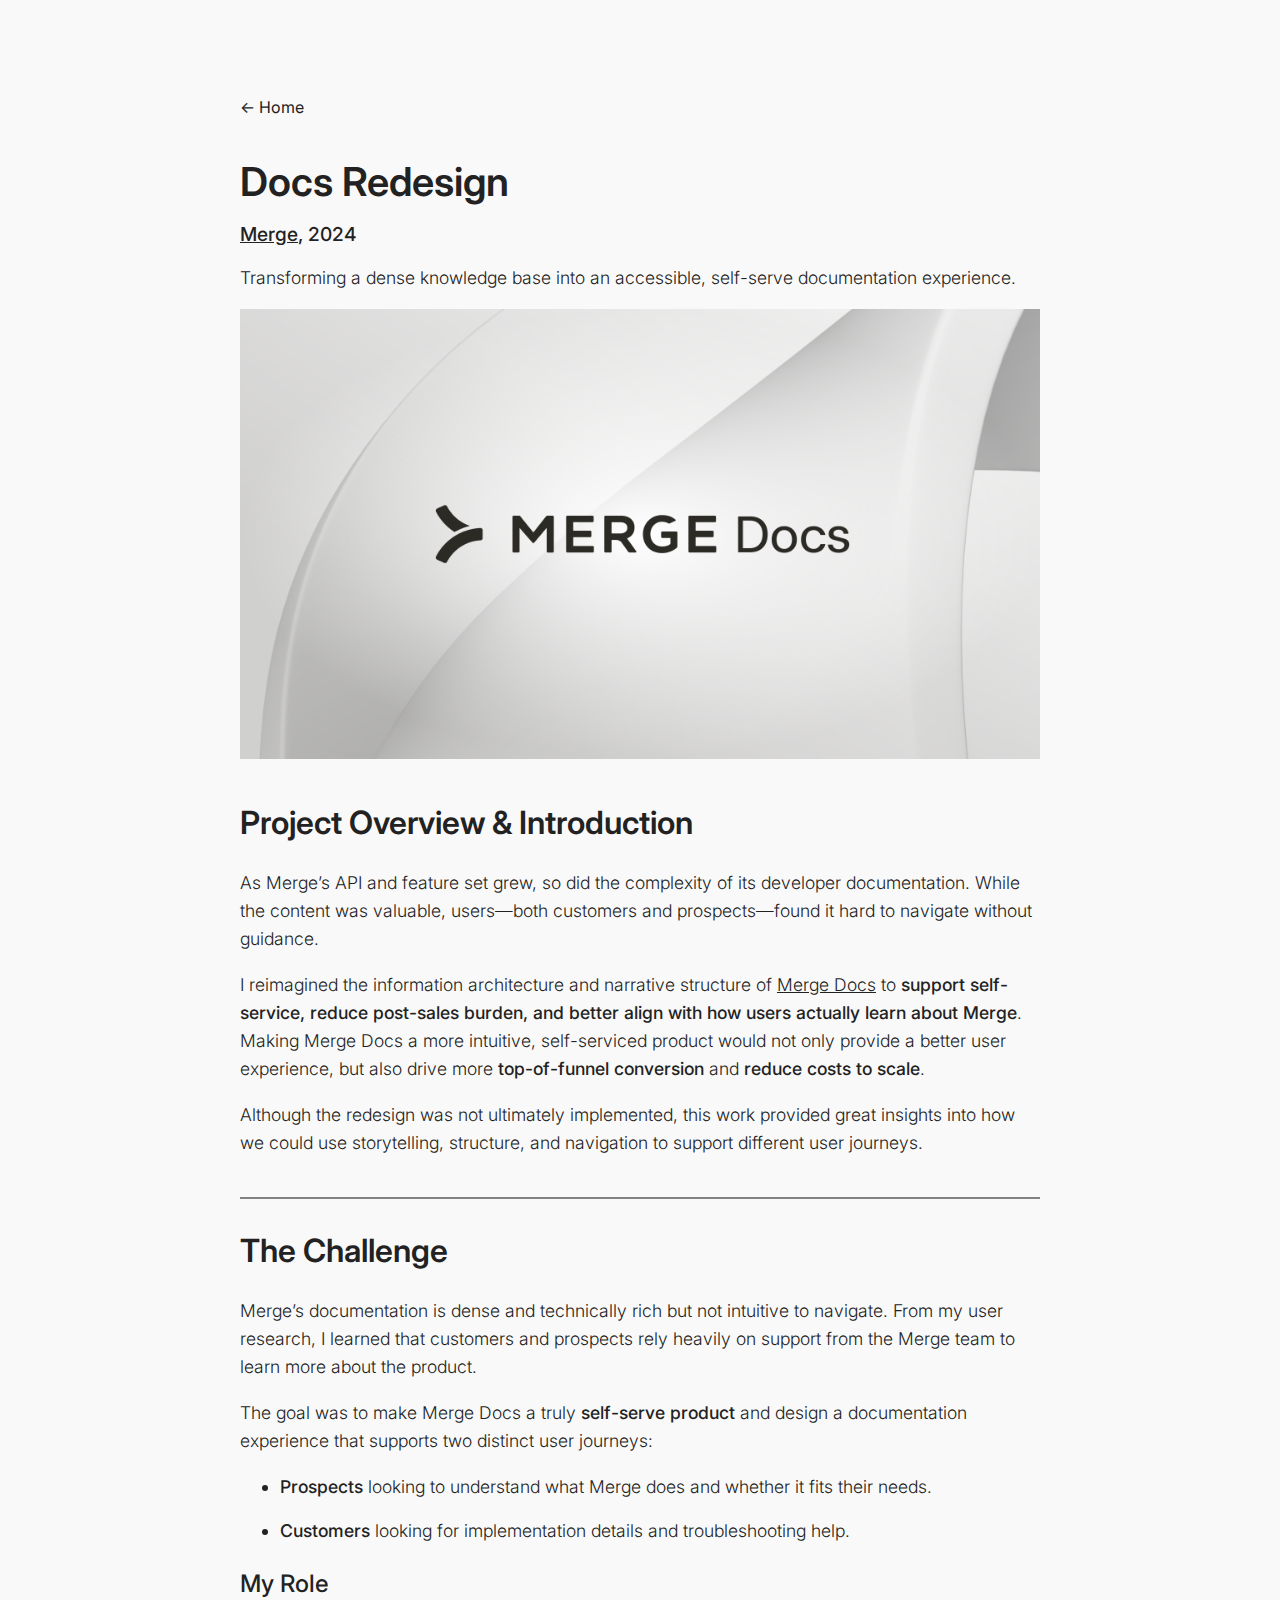
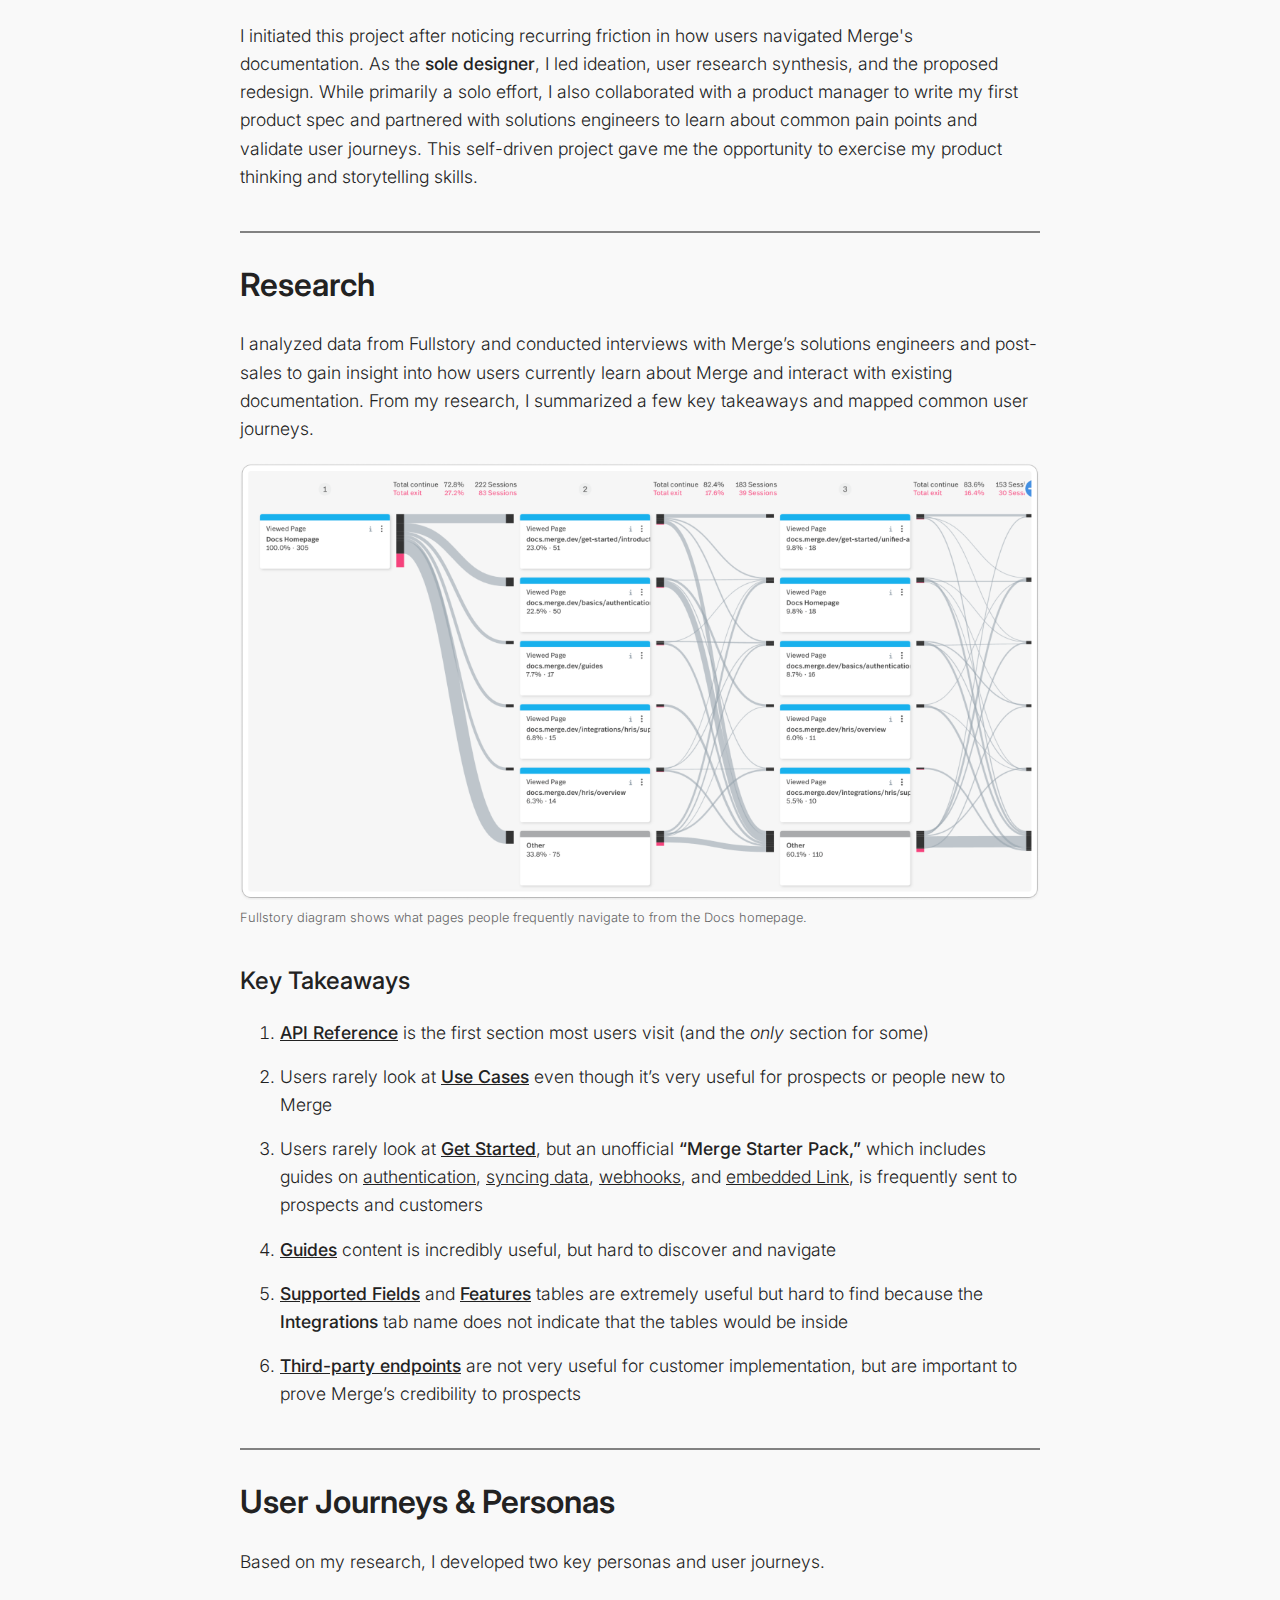
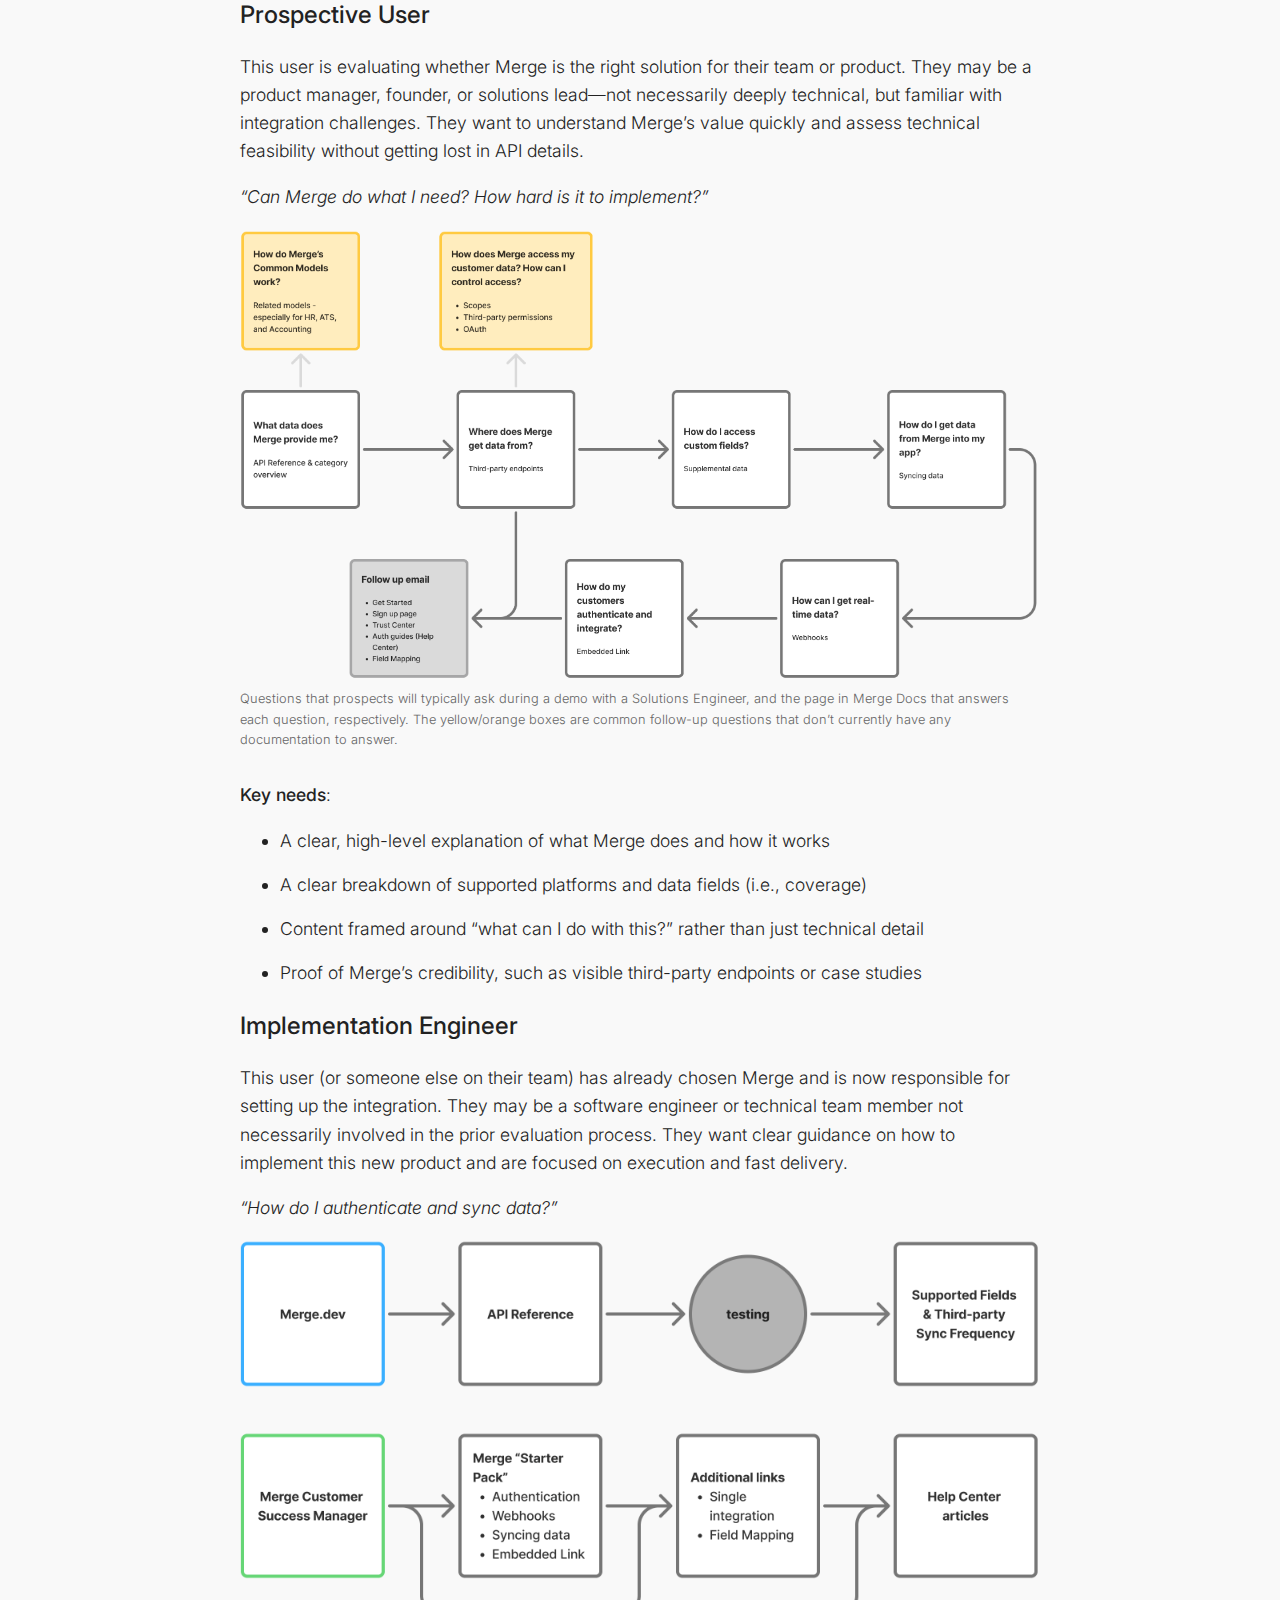
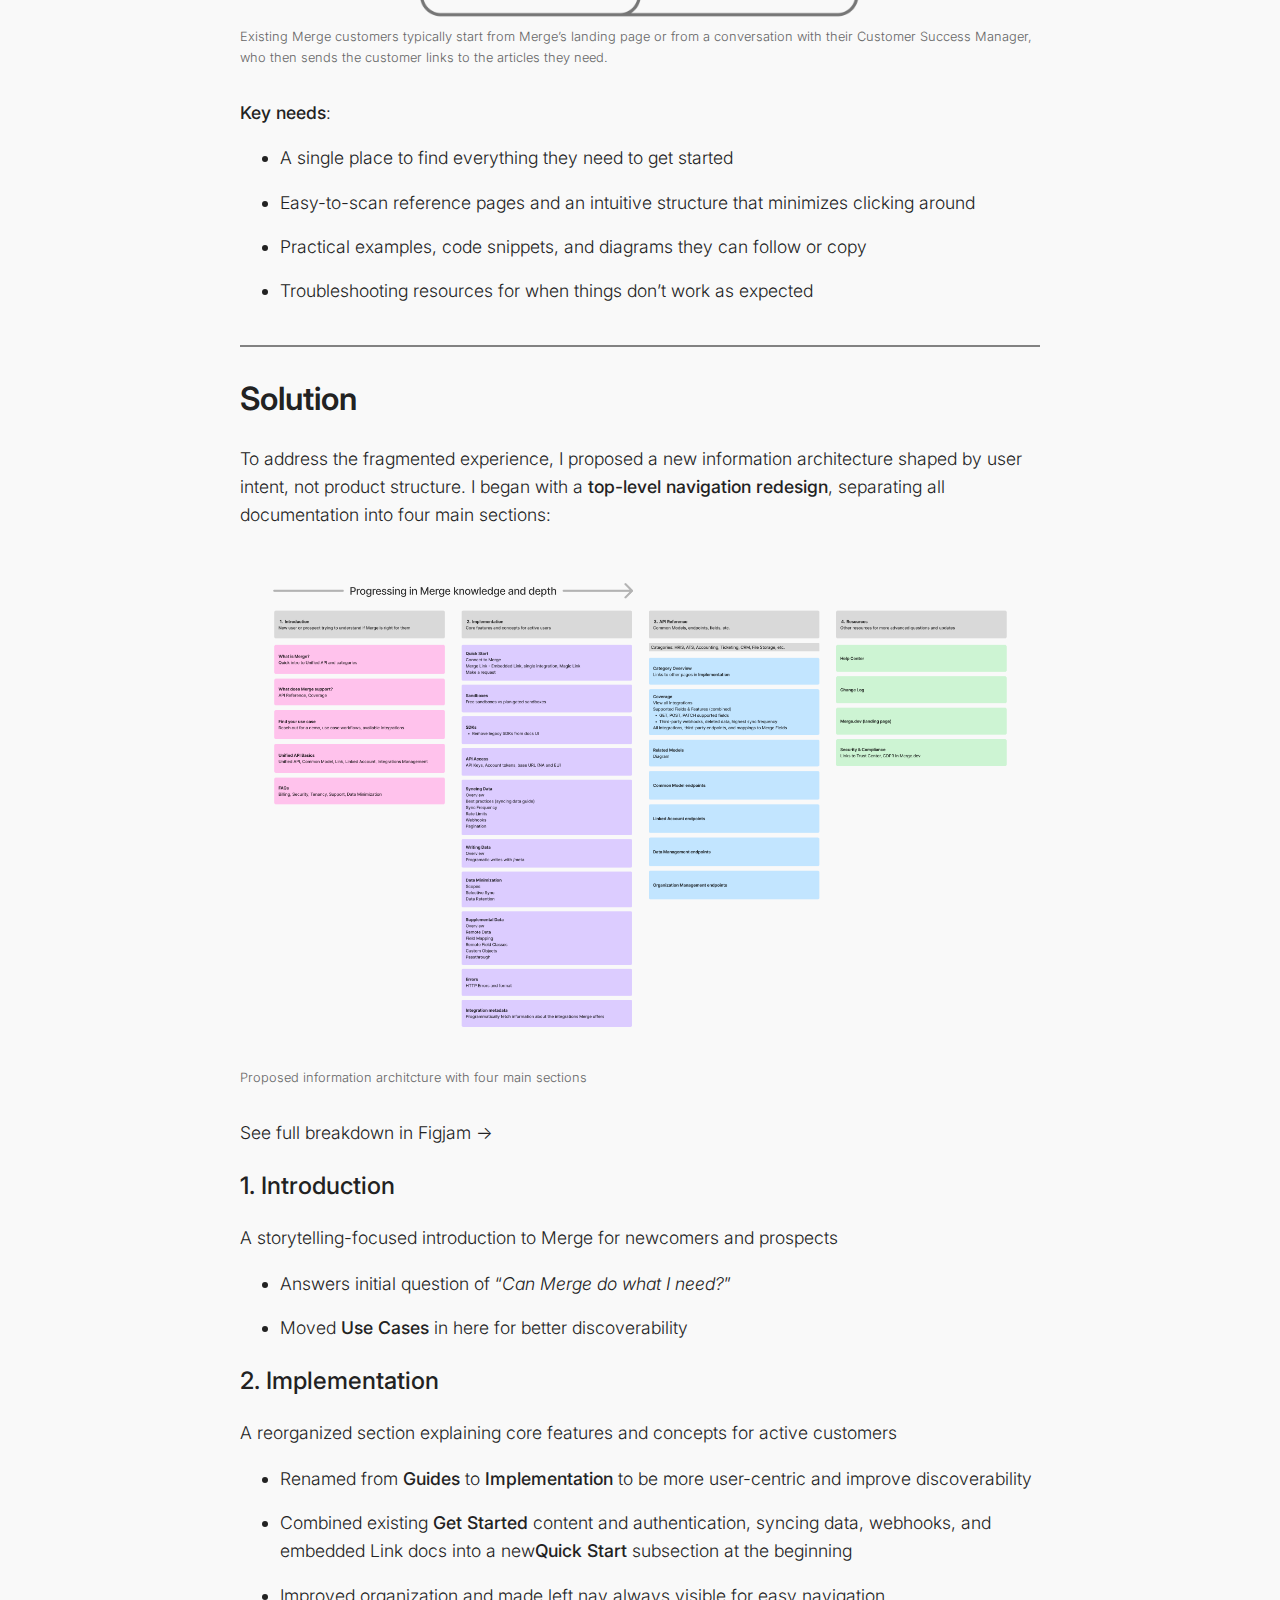
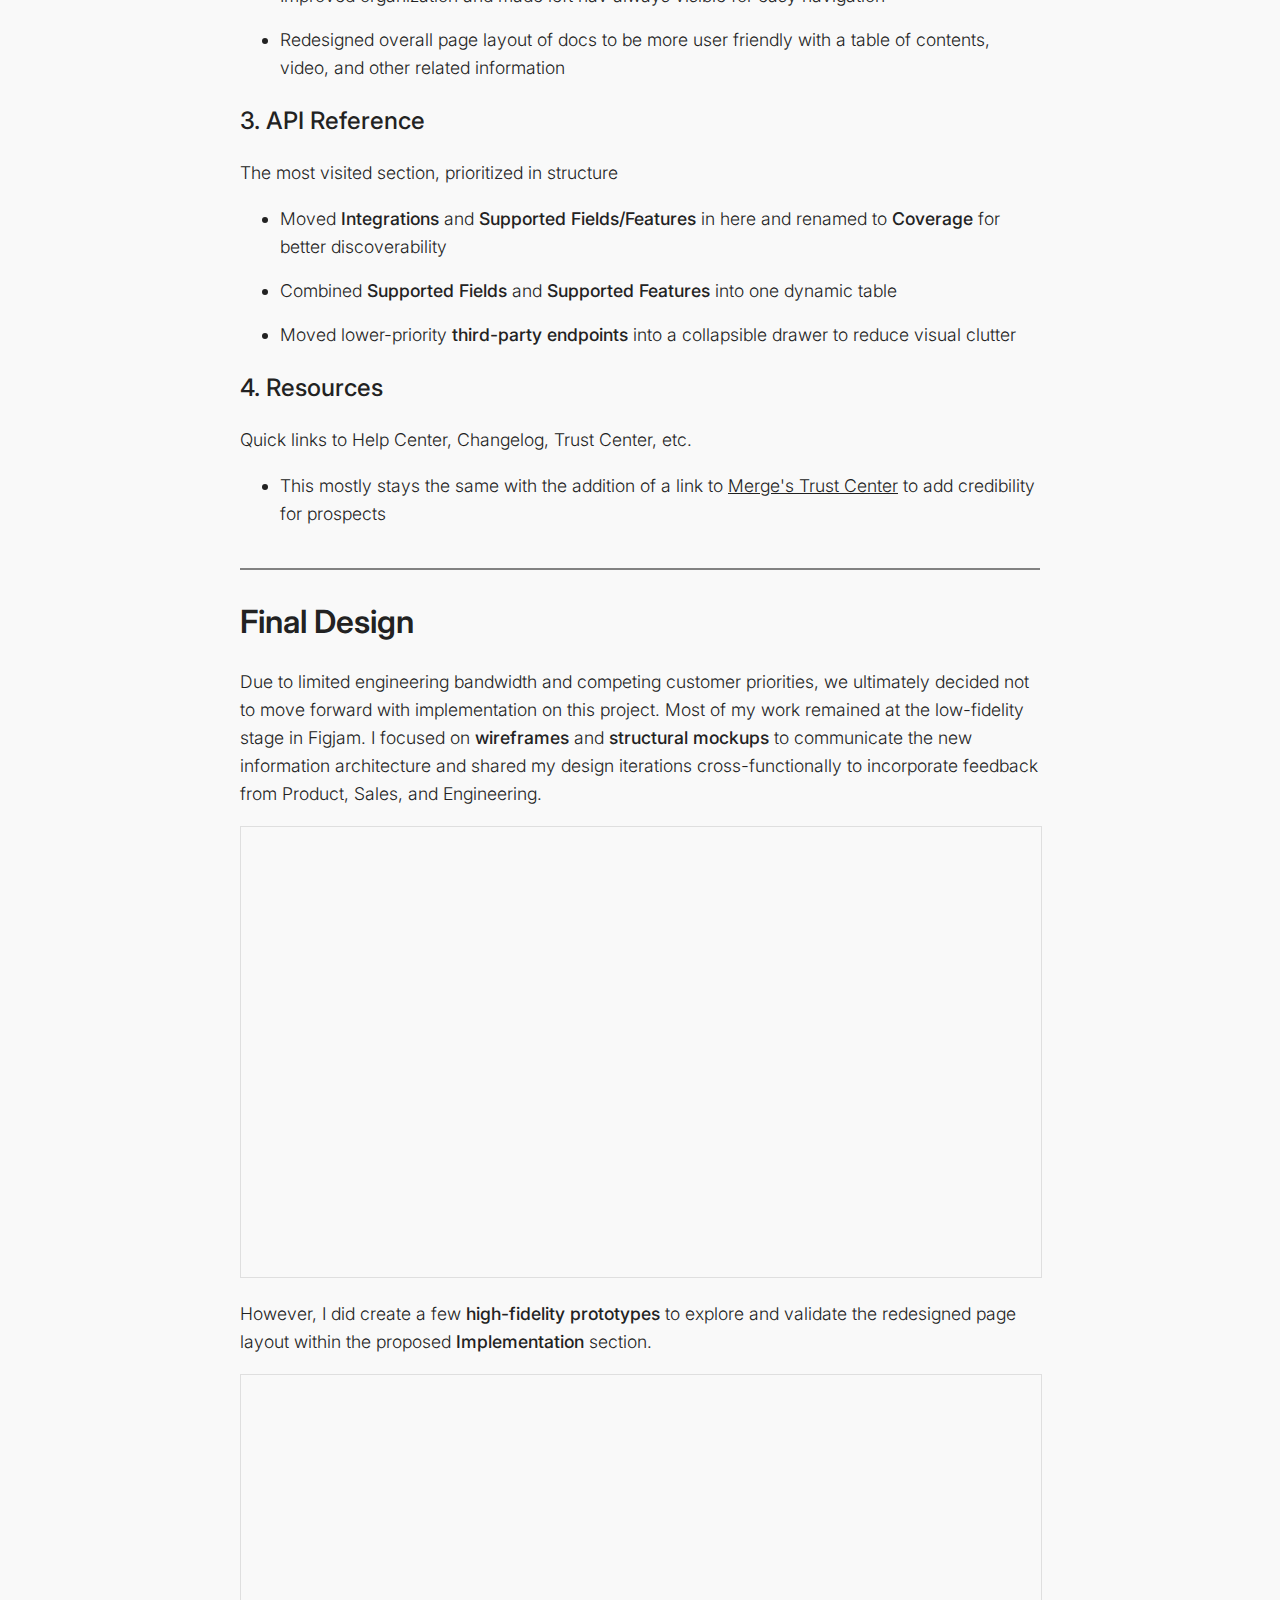
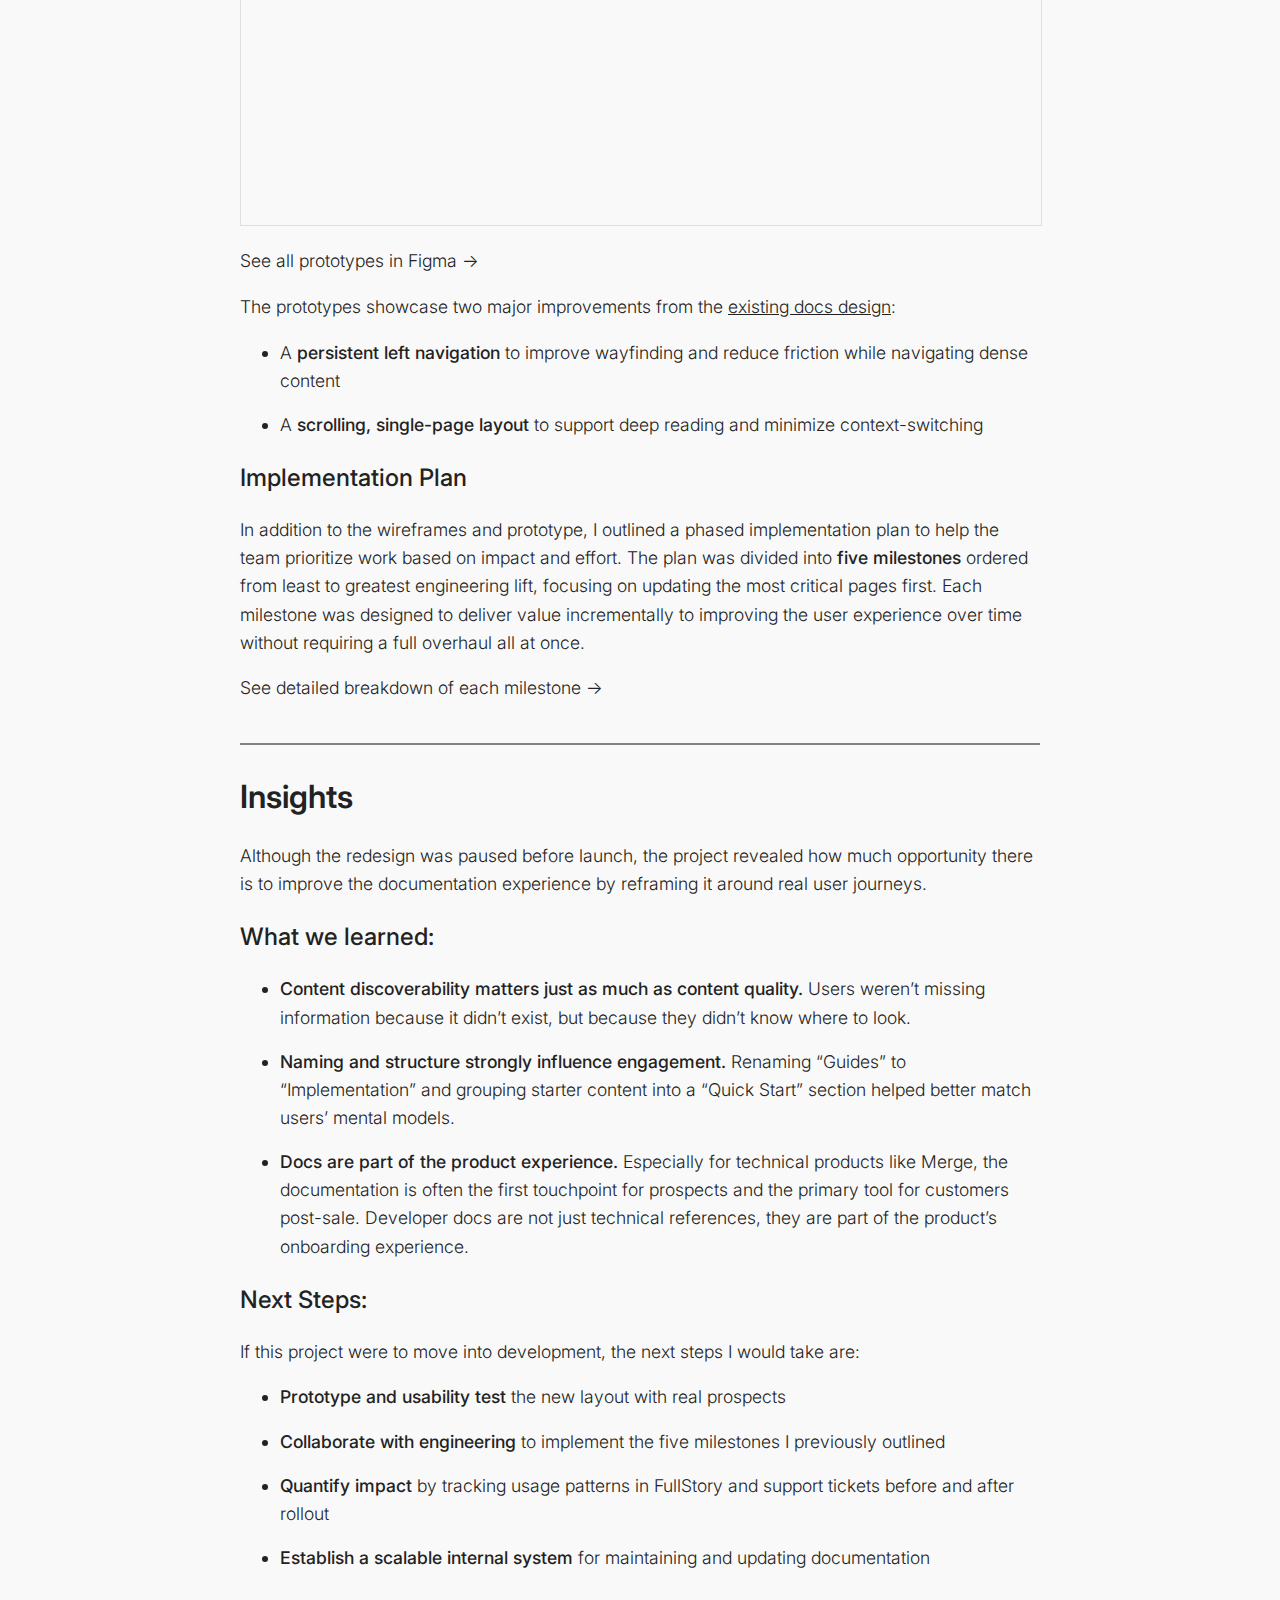
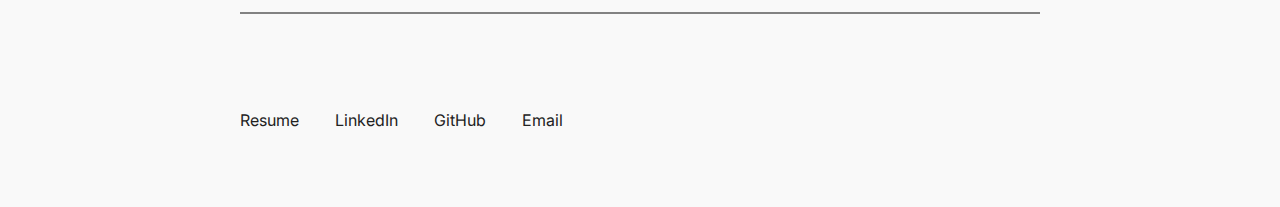
<file: projects/docs-redesign.html>
<!DOCTYPE html>
<html lang="en">

<head>
    <meta charset="UTF-8" />
    <meta name="viewport" content="width=device-width, initial-scale=1.0" />
    <title>Docs Redesign - Hayley Ye</title>
    <link href="https://fonts.googleapis.com/css2?family=Inter:wght@200;300;400;500;600;700&display=swap"
        rel="stylesheet">
    <link rel="stylesheet" href="../style.css" />
    <link rel="icon" href="../assets/favicon.png" type="image/png">
    <script src="../scripts/modal.js"></script>
</head>

<body>
    <main class="container">
        <br>
        <div class="section">
            <a href="../index.html"><- Home</a>
        </div>

        <div class="section">
            <h1>Docs Redesign</h1>
            <h4><a href="https://merge.dev" target="_blank" class="inline">Merge</a>, 2024</h4>
            <p>Transforming a dense knowledge base into an accessible, self-serve documentation experience.</p>
            <img src="../assets/merge-docs/hero.png" width="100%">
        </div>

        <div class="section">
            <h2>Project Overview &amp; Introduction</h2>
            <p>As Merge’s API and
                feature set grew, so did the complexity of
                its developer documentation. While the content was valuable, users—both customers and
                prospects—found it hard to navigate without guidance.
            </p>
            <p>I reimagined the information architecture and
                narrative structure of <a href="https://docs.merge.dev/" target="_blank" class="inline">Merge Docs</a>
                to <strong>support self-service, reduce post-sales burden, and better
                    align with how users actually learn about Merge</strong>. Making Merge Docs a more intuitive,
                self-serviced product would not only provide a better user experience, but also drive more
                <strong>top-of-funnel conversion</strong> and <strong>reduce costs to scale</strong>.
            </p>
            <p>Although the redesign was not ultimately implemented,
                this work provided great insights into how we could use storytelling, structure, and navigation to
                support different user journeys.</p>
        </div>
        <hr />

        <div class="section">
            <h2>The Challenge</h2>
            <p>Merge’s documentation is dense and technically rich
                but not intuitive to navigate. From my user research, I learned that customers and prospects rely
                heavily on support from the Merge team to learn more about the product.</p>
            <p>The goal was to make Merge Docs a truly
                <strong>self-serve product</strong> and design a documentation experience that supports two distinct
                user journeys:
            </p>
            <ul class="bulleted-list">
                <li style="list-style-type:disc"><strong>Prospects</strong> looking to understand what Merge does and
                    whether it fits their needs.</li>
            </ul>
            <ul class="bulleted-list">
                <li style="list-style-type:disc"><strong>Customers</strong> looking for implementation details and
                    troubleshooting help.</li>
            </ul>
            <h3>My Role</h3>
            <p>
                I initiated this project after noticing recurring friction in how users navigated Merge's documentation.
                As
                the <strong>sole designer</strong>, I led ideation, user research synthesis, and the proposed redesign.
                While primarily a solo effort, I also collaborated with a product manager to write my first product spec
                and
                partnered with solutions engineers to learn about common pain points and validate user journeys. This
                self-driven
                project gave me the opportunity to exercise my product thinking and storytelling skills.
            </p>
        </div>
        <hr />

        <div class="section">
            <h2>Research</h2>
            <p>I analyzed data from Fullstory and conducted
                interviews with Merge’s solutions engineers and post-sales to gain insight into how users currently
                learn about Merge and interact with existing documentation. From my research, I summarized a few key
                takeaways and mapped common user journeys.</p>
            <div class="image-item" style="cursor: pointer; display: flex; flex-direction: column;"
                onclick="openModal('../assets/merge-docs/fullstory.png', 'Fullstory diagram shows what pages people frequently navigate to from the Docs homepage')">
                <img src="../assets/merge-docs/fullstory.png" alt="Fullstory diagram"
                    style="width: 100%; object-fit: contain;">
                <p style="margin-top: 8px; font-size: 0.8rem; color: #666666;">Fullstory diagram shows what pages people
                    frequently navigate to from the Docs homepage.</p>
            </div>
            <div id="imageModal"
                style="display: none; position: fixed; top: 0; left: 0; width: 100vw; height: 100vh; background-color: rgba(0,0,0,0.9); z-index: 999999; overflow: hidden;">
                <span
                    style="position: fixed; top: 20px; right: 30px; color: white; font-size: 30px; cursor: pointer; z-index: 1000000;"
                    onclick="closeModal()">&times;</span>
                <div
                    style="position: fixed; top: 50%; left: 50%; transform: translate(-50%, -50%); text-align: center; width: 95%; height: 95%; z-index: 1000000;">
                    <img id="modalImage" style="max-width: 100%; max-height: 90%; object-fit: contain;">
                    <p id="modalCaption" style="color: white; margin-top: 20px; font-size: 1rem;"></p>
                </div>
            </div>
            <h3>Key Takeaways</h3>
            <ol type="1" class="numbered-list" start="1">
                <li><a href="https://docs.merge.dev/hris/overview/" target="_blank" class="inline"><strong>API
                            Reference</strong></a>
                    is the first section most users visit (and the <em>only</em> section
                    for some)</li>
            </ol>
            <ol type="1" class="numbered-list" start="2">
                <li>Users rarely look at <a href="https://docs.merge.dev/use-cases/" target="_blank"
                        class="inline"><strong>Use Cases</strong></a> even though it’s very useful for prospects or
                    people
                    new to Merge</li>
            </ol>
            <ol type="1" class="numbered-list" start="3">
                <li>Users rarely look at <a href="https://docs.merge.dev/get-started/introduction/" target="_blank"
                        class="inline"><strong>Get Started</strong></a>, but an unofficial <strong>“Merge Starter Pack,”
                    </strong>which includes guides on
                    <a href="https://docs.merge.dev/basics/authentication/" target="_blank"
                        class="inline">authentication</a>,
                    <a href="https://docs.merge.dev/basics/syncing-data/" target="_blank" class="inline">syncing
                        data</a>,
                    <a href="https://docs.merge.dev/basics/webhooks/overview/" target="_blank"
                        class="inline">webhooks</a>, and
                    <a href="https://docs.merge.dev/get-started/link/" target="_blank" class="inline">embedded Link</a>,
                    is
                    frequently sent to prospects and customers
                </li>
            </ol>
            <ol type="1" class="numbered-list" start="4">
                <li><a href="https://docs.merge.dev/guides/" target="_blank" class="inline"><strong>Guides</strong></a>
                    content is incredibly useful, but hard to discover and navigate</li>
            </ol>
            <ol type="1" class="numbered-list" start="5">
                <li><a href="https://docs.merge.dev/integrations/hris/supported-fields/" target="_blank"
                        class="inline"><strong>Supported Fields</strong></a> and <a
                        href="https://docs.merge.dev/integrations/hris/supported-features/" target="_blank"
                        class="inline"><strong>Features</strong></a> tables are extremely useful but hard to find
                    because the <strong>Integrations</strong> tab name does not indicate that the tables would be inside
                </li>
            </ol>
            <ol type="1" class="numbered-list" start="6">
                <li><a href="https://docs.merge.dev/integrations/hris/7shifts/provider-interactions/" target="_blank"
                        class="inline"><strong>Third-party endpoints</strong></a> are not very useful for customer
                    implementation, but are
                    important to prove Merge’s credibility to prospects</li>
            </ol>
        </div>
        <hr />

        <div class="section">
            <h2>User Journeys &amp; Personas</h2>
            <p>Based on my research, I developed two key personas and
                user journeys.</p>
            <h3>Prospective User</h3>
            <p>This user is evaluating whether Merge is the right
                solution for their team or product. They may be a product manager, founder, or solutions lead—not
                necessarily deeply technical, but familiar with integration challenges. They want to understand Merge’s
                value quickly and assess technical feasibility without getting lost in API details.</p>
            <p><em>“Can Merge do what I need? How hard is it to
                    implement?”</em></p>
            <div class="image-item" style="cursor: pointer; display: flex; flex-direction: column;"
                onclick="openModal('../assets/merge-docs/prospect-user-journey.png', 'Questions that prospects will typically ask during a demo with a Solutions Engineer, and the page in Merge Docs that answers each question, respectively. The yellow/orange boxes are common follow-up questions that don’t currently have any documentation to answer.')">
                <img src="../assets/merge-docs/prospect-user-journey.png" alt="Prospect user journey"
                    style="width: 100%; object-fit: contain;">
                <p style="margin-top: 8px; font-size: 0.8rem; color: #666666;">Questions that prospects will typically
                    ask during a demo with a Solutions Engineer, and the page in Merge Docs that answers each question,
                    respectively. The yellow/orange boxes are common follow-up questions that don’t currently have any
                    documentation to answer.</p>
            </div>
            <p><strong>Key needs</strong>: </p>
            <ul class="bulleted-list">
                <li style="list-style-type:disc">A clear, high-level explanation of what Merge does and how it works
                </li>
            </ul>
            <ul class="bulleted-list">
                <li style="list-style-type:disc">A clear breakdown of supported platforms and data fields (i.e.,
                    coverage)</li>
            </ul>
            <ul class="bulleted-list">
                <li style="list-style-type:disc">Content framed around “what can I do with this?” rather than just
                    technical detail</li>
            </ul>
            <ul class="bulleted-list">
                <li style="list-style-type:disc">Proof of Merge’s credibility, such as visible third-party endpoints or
                    case studies</li>
            </ul>
            <h3>Implementation Engineer</h3>
            <p>This user (or someone else on their team) has already
                chosen Merge and is now responsible for setting up the integration. They may be a software engineer or
                technical team member not necessarily involved in the prior evaluation process. They want clear guidance
                on how to implement this new product and are focused on execution and fast delivery. </p>
            <p><em>“How do I authenticate and sync data?”</em></p>
            <div class="image-item" style="cursor: pointer; display: flex; flex-direction: column;"
                onclick="openModal('../assets/merge-docs/customer-user-journey.png', 'Existing Merge customers typically start from Merge’s landing page or from a conversation with their Customer Success Manager, who then sends the customer links to the articles they need.')">
                <img src="../assets/merge-docs/customer-user-journey.png" alt="Customer user journey"
                    style="width: 100%; object-fit: contain;">
                <p style="margin-top: 8px; font-size: 0.8rem; color: #666666;">Existing Merge customers typically start
                    from Merge’s landing page or from a conversation with their Customer Success Manager, who then sends
                    the customer links to the articles they need.</p>
            </div>
            <p><strong>Key needs</strong>:</p>
            <ul class="bulleted-list">
                <li style="list-style-type:disc">A single place to find everything they need to get started</li>
            </ul>
            <ul class="bulleted-list">
                <li style="list-style-type:disc">Easy-to-scan reference pages and an intuitive structure that minimizes
                    clicking around</li>
            </ul>
            <ul class="bulleted-list">
                <li style="list-style-type:disc">Practical examples, code snippets, and diagrams they can follow or copy
                </li>
            </ul>
            <ul class="bulleted-list">
                <li style="list-style-type:disc">Troubleshooting resources for when things don’t work as expected</li>
            </ul>
        </div>
        <hr />

        <div class="section">
            <h2>Solution</h2>
            <p>To address the fragmented experience, I proposed a new
                information architecture shaped by user intent, not product structure. I began with a <strong>top-level
                    navigation redesign</strong>, separating all documentation into four main sections:</p>
            <div class="image-item" style="cursor: pointer; display: flex; flex-direction: column;"
                onclick="openModal('../assets/merge-docs/information-architecture.png', 'Proposed information architcture with four main sections')">
                <img src="../assets/merge-docs/information-architecture.png" alt="Proposed information architecture"
                    style="width: 100%; object-fit: contain;">
                <p style="margin-top: 8px; font-size: 0.8rem; color: #666666;">Proposed information architcture with
                    four main sections</p>
            </div>
            <p><a href="https://www.figma.com/board/VN5lObYqwDifjZvHJnhObX/Case-Study---Docs-Redesign?node-id=0-1&p=f&t=MnoUg3Q5O4haFuIx-11"
                    target="_blank">See full breakdown in Figjam -></a></p>
            <h3><strong>1. Introduction</strong></h3>
            <p>A storytelling-focused introduction to Merge for
                newcomers and prospects</p>
            <ul class="bulleted-list">
                <li style="list-style-type:disc">Answers initial question of “<em>Can Merge do what I need?</em>”</li>
            </ul>
            <ul class="bulleted-list">
                <li style="list-style-type:disc">Moved <strong>Use Cases</strong> in here for better discoverability
                </li>
            </ul>
            <h3>2. Implementation</h3>
            <p>A reorganized section explaining core features and
                concepts for active customers</p>
            <ul class="bulleted-list">
                <li style="list-style-type:disc">Renamed from <strong>Guides</strong> to <strong>Implementation</strong>
                    to be more user-centric and improve discoverability</li>
            </ul>
            <ul class="bulleted-list">
                <li style="list-style-type:disc">Combined existing <strong>Get Started</strong> content and
                    authentication, syncing
                    data, webhooks, and embedded Link docs into a new<strong>Quick Start</strong> subsection at the
                    beginning
                </li>
            </ul>
            <ul class="bulleted-list">
                <li style="list-style-type:disc">Improved organization and made left nav always visible for easy
                    navigation</li>
            </ul>
            <ul class="bulleted-list">
                <li style="list-style-type:disc">Redesigned overall page layout of docs to be more user
                    friendly with a table of contents, video, and other related information</li>
            </ul>
            <h3>3. API Reference</h3>
            <p>The most visited section, prioritized in structure</p>
            <ul class="bulleted-list">
                <li style="list-style-type:disc">Moved <strong>Integrations</strong> and
                    <strong>Supported
                        Fields/Features</strong> in
                    here and renamed to <strong>Coverage</strong> for better discoverability
                </li>
            </ul>
            <ul class="bulleted-list">
                <li style="list-style-type:disc">Combined <strong>Supported Fields</strong> and <strong>Supported
                        Features</strong> into one dynamic table
                </li>
            </ul>
            <ul class="bulleted-list">
                <li style="list-style-type:disc">Moved lower-priority <strong>third-party endpoints</strong> into a
                    collapsible drawer to reduce visual clutter</li>
            </ul>
            <h3>4. Resources</h3>
            <p>Quick links to Help Center, Changelog, Trust Center,
                etc.</p>
            <ul class="bulleted-list">
                <li style="list-style-type:disc">This mostly stays the same with the addition of a link to <a
                        href="https://www.merge.dev/security" target="_blank" class="inline">Merge's Trust Center</a> to
                    add credibility for prospects</li>
            </ul>
        </div>
        <hr />

        <div class="section">
            <h2>Final Design</h2>
            <p>Due to limited engineering bandwidth and competing
                customer priorities, we ultimately decided not to move forward with implementation on this project. Most
                of my work remained at the low-fidelity stage in Figjam. I focused on <strong>wireframes</strong> and
                <strong>structural mockups</strong> to communicate the new information architecture and shared my design
                iterations cross-functionally to incorporate feedback from Product, Sales, and Engineering.
            </p>
            <iframe style="border: 1px solid rgba(0, 0, 0, 0.1);" width="800" height="450"
                src="https://embed.figma.com/board/VN5lObYqwDifjZvHJnhObX/Case-Study---Docs-Redesign?node-id=6-581&embed-host=share"
                allowfullscreen></iframe>
            <p>However, I did create a few <strong>high-fidelity
                    prototypes</strong> to explore and validate the redesigned page layout within the proposed <strong>Implementation</strong> section.</p>
            <iframe style="border: 1px solid rgba(0, 0, 0, 0.1);" width="800" height="450"
                src="https://embed.figma.com/proto/rLzCYkCO2kCVjuDCNfpd53/Case-Study---Docs-Redesign?page-id=0%3A1&node-id=1-59626&p=f&viewport=79%2C283%2C0.07&scaling=scale-down&content-scaling=fixed&embed-host=share"
                allowfullscreen></iframe>
                <p><a href="https://www.figma.com/design/rLzCYkCO2kCVjuDCNfpd53/Case-Study---Docs-Redesign?node-id=0-1&p=f&t=wbV3nV8eGXsjcsLu-11" target="_blank">See all prototypes in Figma -></a></p>
            <p>The prototypes showcase two major improvements from the <a
                    href="https://docs.merge.dev/supplemental-data/field-mappings/overview/" target="_blank"
                    class="inline">existing docs design</a>:</p>
            <ul class="bulleted-list">
                <li style="list-style-type:disc">A <strong>persistent left navigation</strong> to improve wayfinding and
                    reduce friction while navigating dense content</li>
            </ul>
            <ul class="bulleted-list">
                <li style="list-style-type:disc">A <strong>scrolling, single-page layout</strong> to support deep
                    reading and minimize context-switching</li>
            </ul>

            </p>
            <h3>Implementation Plan</h3>
            <p>In addition to the wireframes and prototype, I
                outlined a phased implementation plan to help the team prioritize work based on impact and effort. The
                plan was divided into <strong>five milestones </strong>ordered from least to greatest engineering lift,
                focusing on updating the most critical pages first. Each milestone was designed to deliver value
                incrementally to improving the user experience over time without requiring a full overhaul all at once.
            </p>
            <p><a href="https://www.figma.com/board/VN5lObYqwDifjZvHJnhObX/Case-Study---Docs-Redesign?node-id=13-2113&p=f&t=MnoUg3Q5O4haFuIx-11"
                    target="_blank">See detailed breakdown of each milestone -></a></p>
        </div>
        <hr />

        <div class="section">
            <h2>Insights</h2>
            <p>Although the redesign was paused before launch, the
                project revealed how much opportunity there is to improve the documentation experience by reframing it
                around real user journeys. </p>
            <h3>What we learned:</h3>
            <ul class="bulleted-list">
                <li style="list-style-type:disc"><strong>Content discoverability matters just as much as content
                        quality. </strong>Users weren’t missing information because it didn’t exist, but because they
                    didn’t know where to look.</li>
            </ul>
            <ul class="bulleted-list">
                <li style="list-style-type:disc"><strong>Naming and structure strongly influence engagement.</strong>
                    Renaming “Guides” to “Implementation” and grouping starter content into a “Quick Start” section
                    helped better match users’ mental models.</li>
            </ul>
            <ul class="bulleted-list">
                <li style="list-style-type:disc"><strong>Docs are part of the product experience. </strong>Especially
                    for technical products like Merge, the documentation is often the first touchpoint for prospects and
                    the primary tool for customers post-sale. Developer docs are not just technical references, they are
                    part of the product’s onboarding experience.</li>
            </ul>
            <h3>Next Steps:</h3>
            <p>If this project were to move into development, the
                next steps I would take are:</p>
            <ul class="bulleted-list">
                <li style="list-style-type:disc"><strong>Prototype and usability test</strong> the new layout with real
                    prospects</li>
            </ul>
            <ul class="bulleted-list">
                <li style="list-style-type:disc"><strong>Collaborate with engineering</strong> to implement the five
                    milestones I previously outlined</li>
            </ul>
            <ul class="bulleted-list">
                <li style="list-style-type:disc"><strong>Quantify impact</strong> by tracking usage patterns in
                    FullStory and support tickets before and after rollout</li>
            </ul>
            <ul class="bulleted-list">
                <li style="list-style-type:disc"><strong>Establish a scalable internal system</strong> for maintaining
                    and updating documentation</li>
            </ul>
        </div>
        <hr />


        <nav>
            <a class="nav" href="https://drive.google.com/file/d/1Db4muiipyI5Rl645pSvjpg58gsTP486j/view?usp=sharing"
                target="_blank">Resume</a>
            <a class="nav" href="https://www.linkedin.com/in/hayley-ye/" target="_blank">LinkedIn</a>
            <a href="https://github.com/hayleymye/hayleyye.com" target="_blank">GitHub</a>
            <a class="nav" href="mailto:hayleymye@gmail.com">Email</a>
        </nav>

    </main>
</body>

</html>
</file>
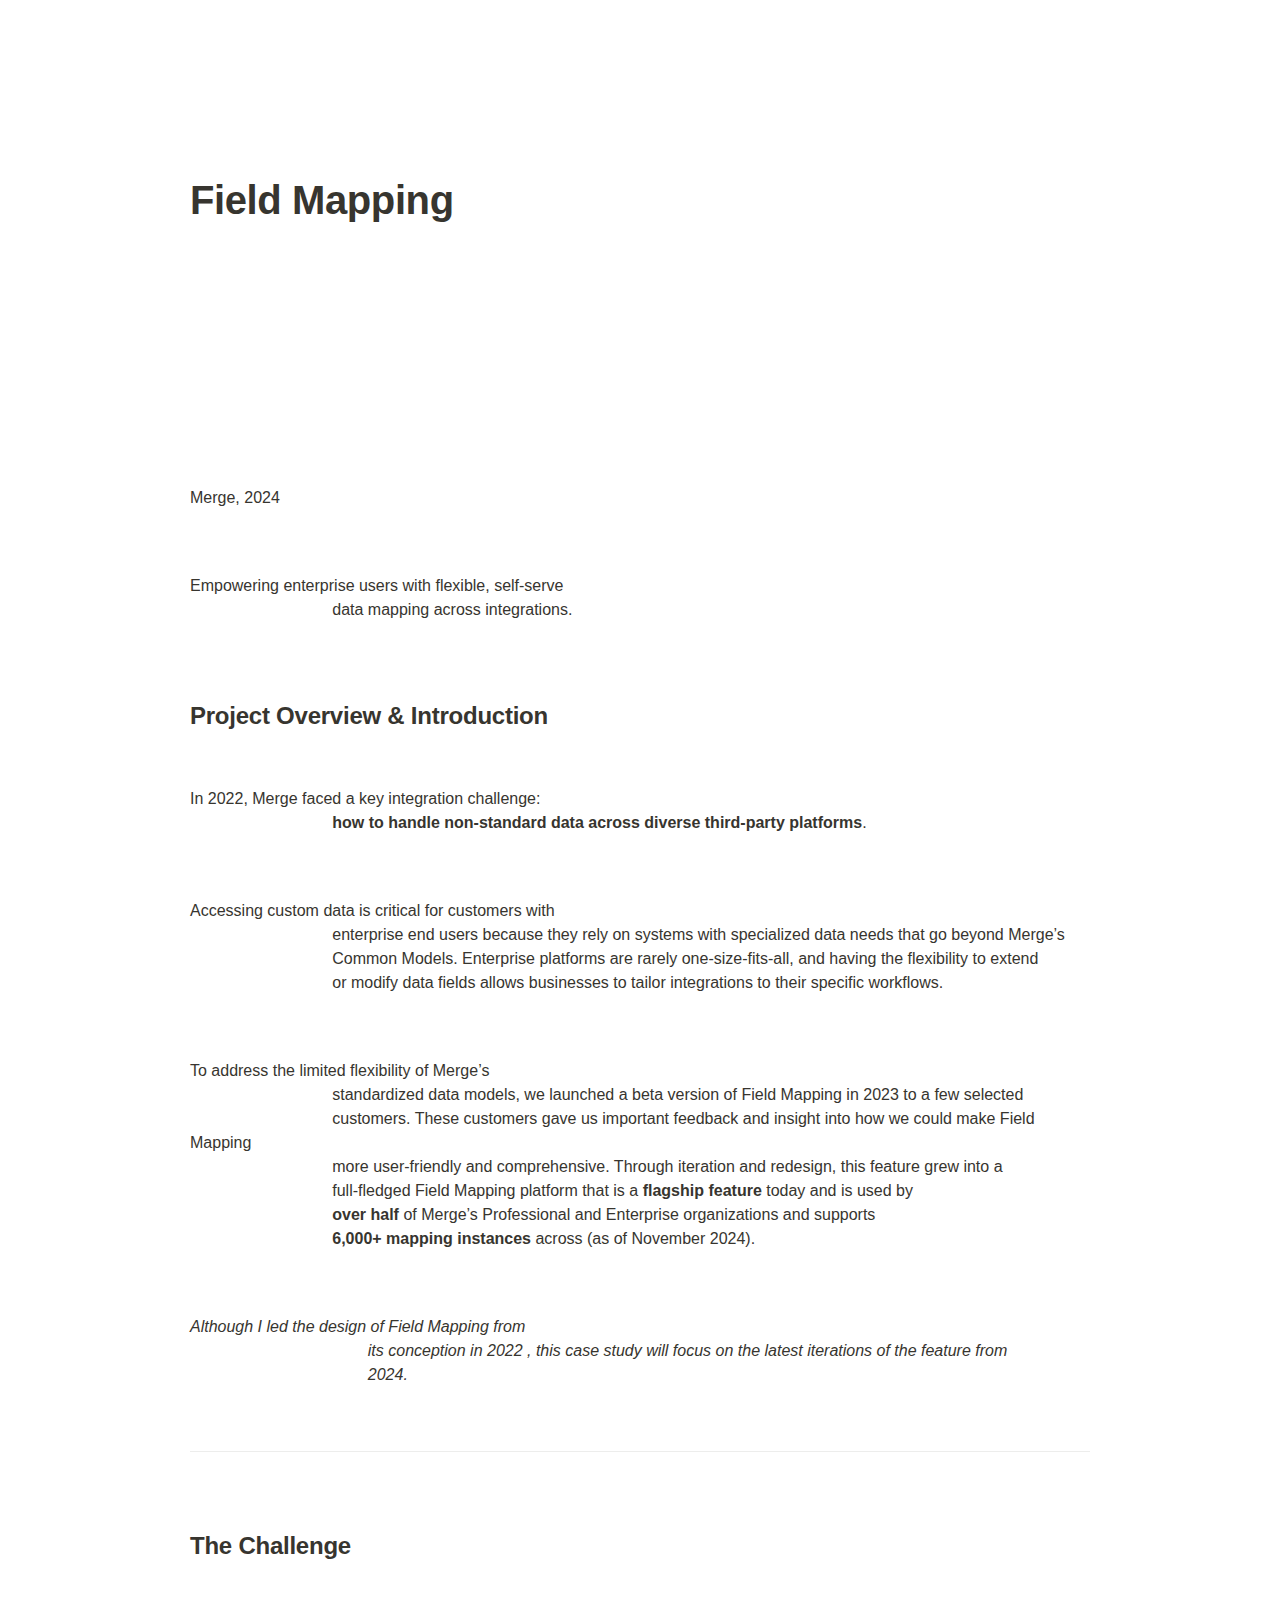
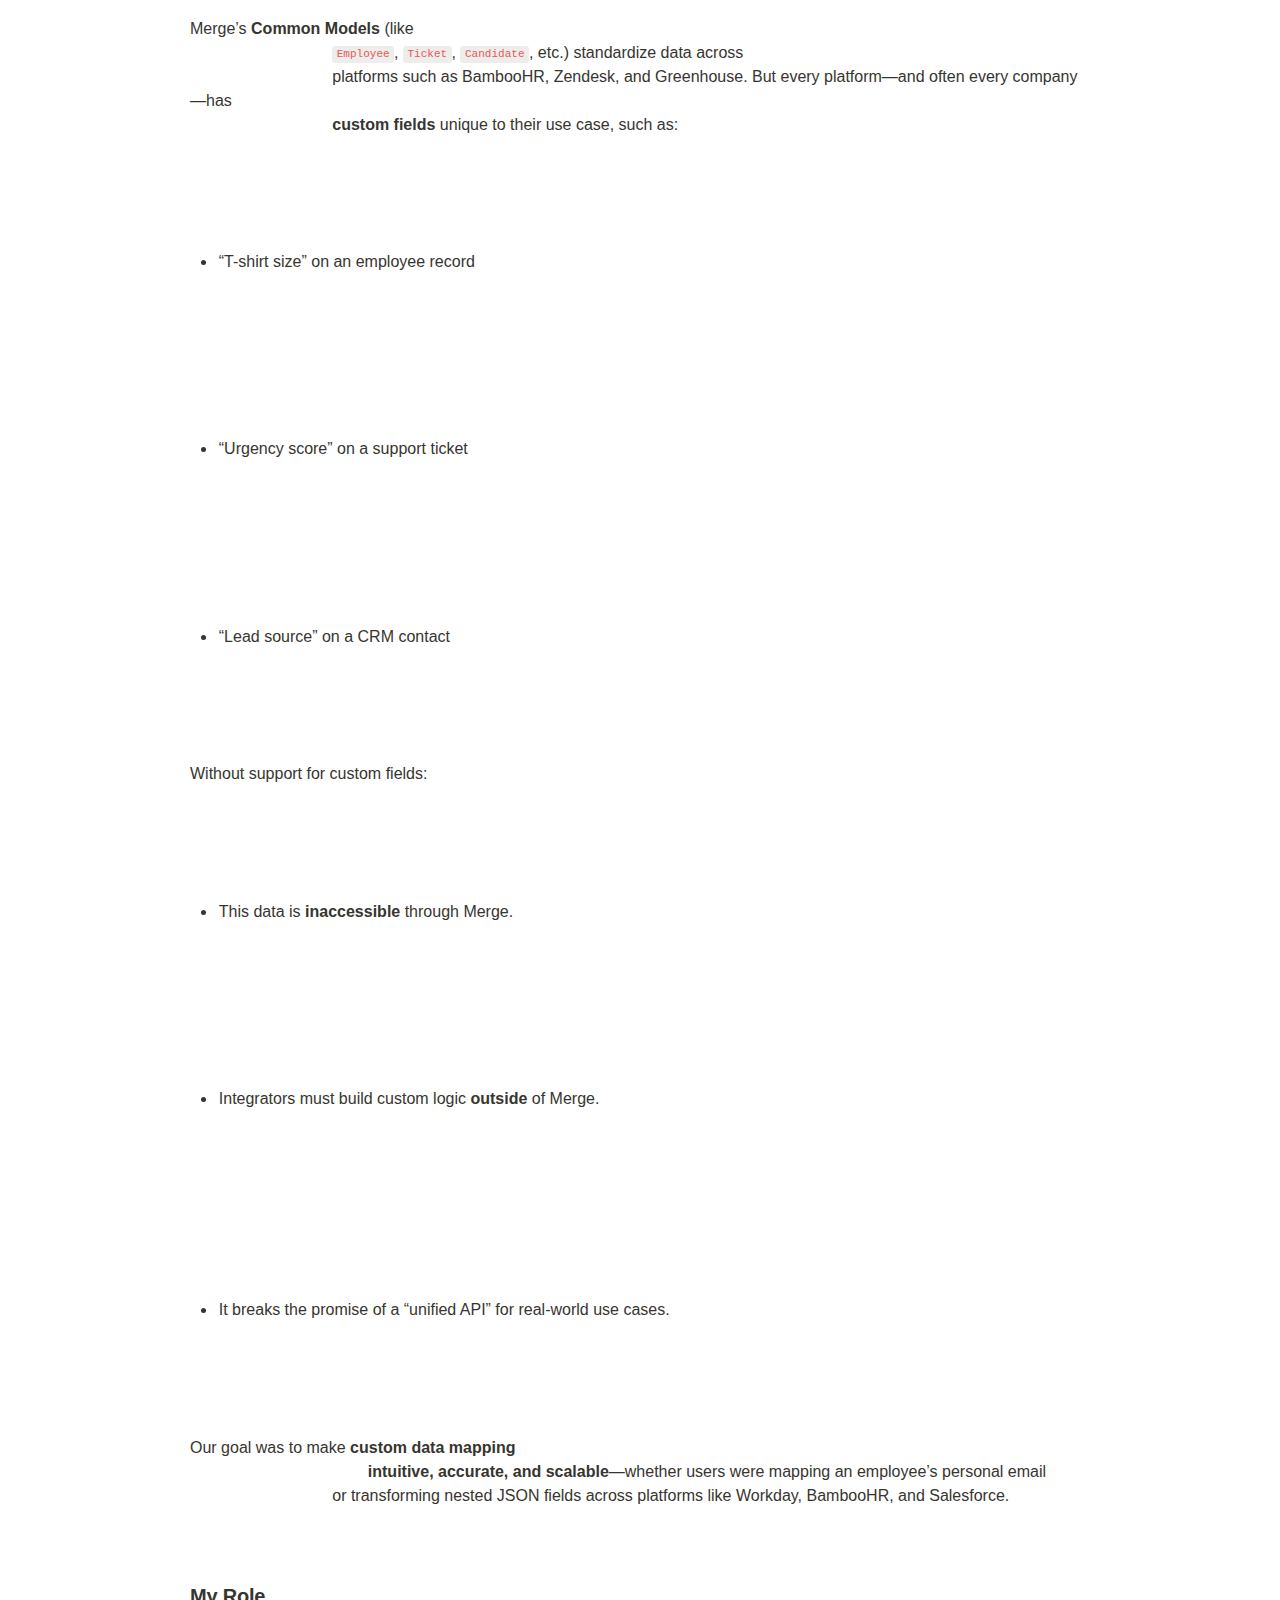
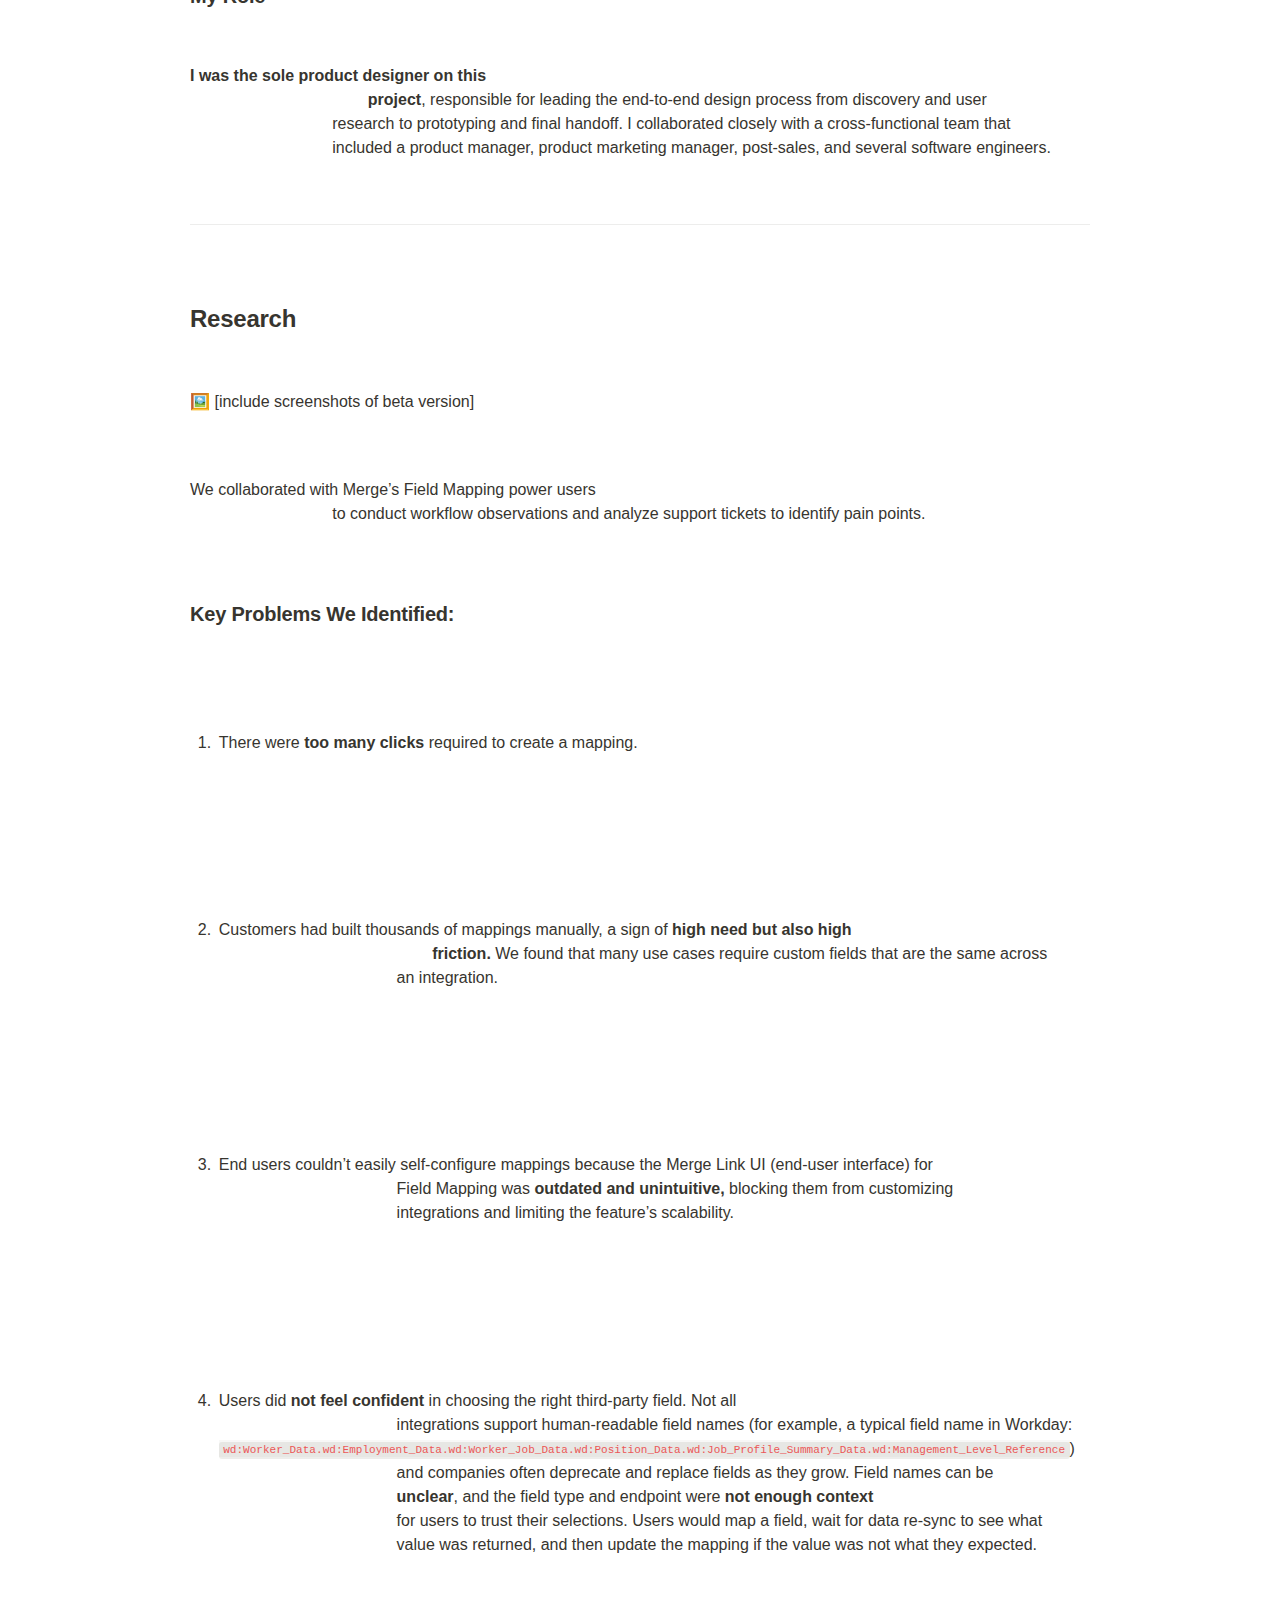
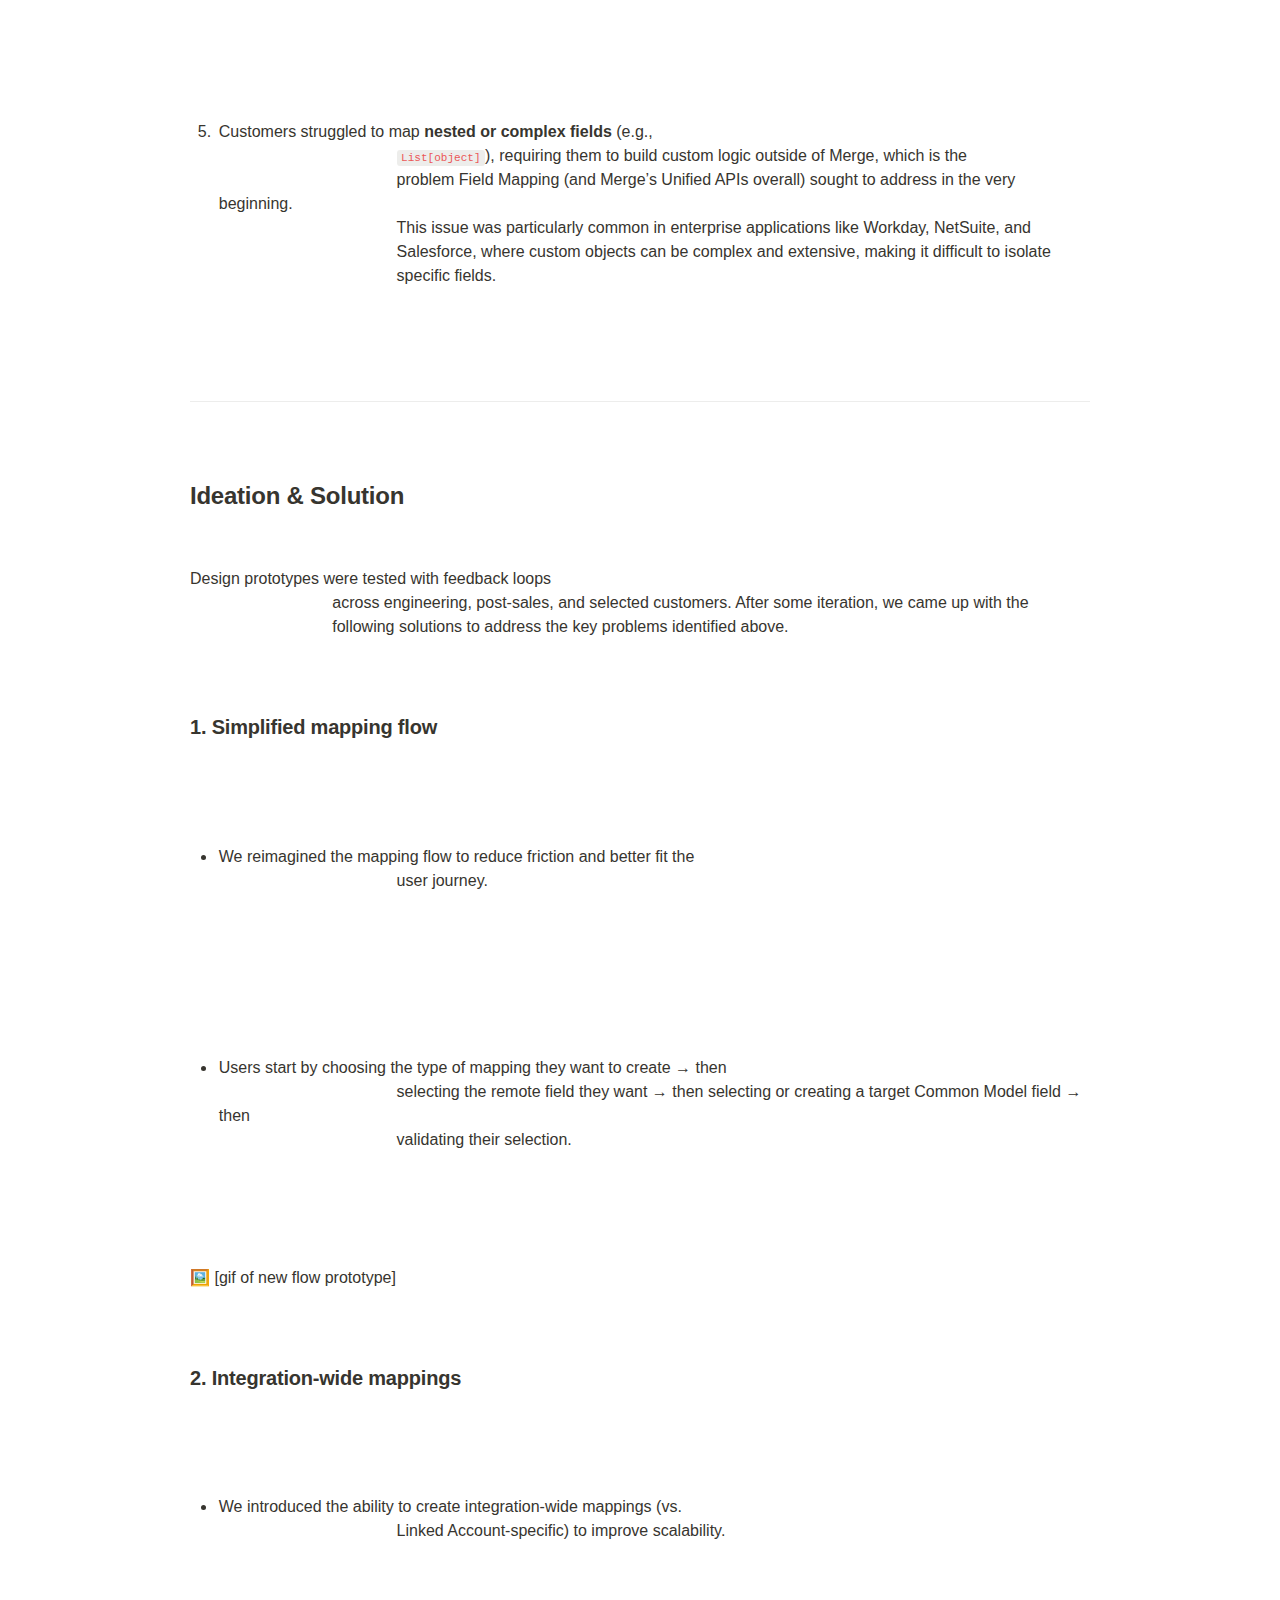
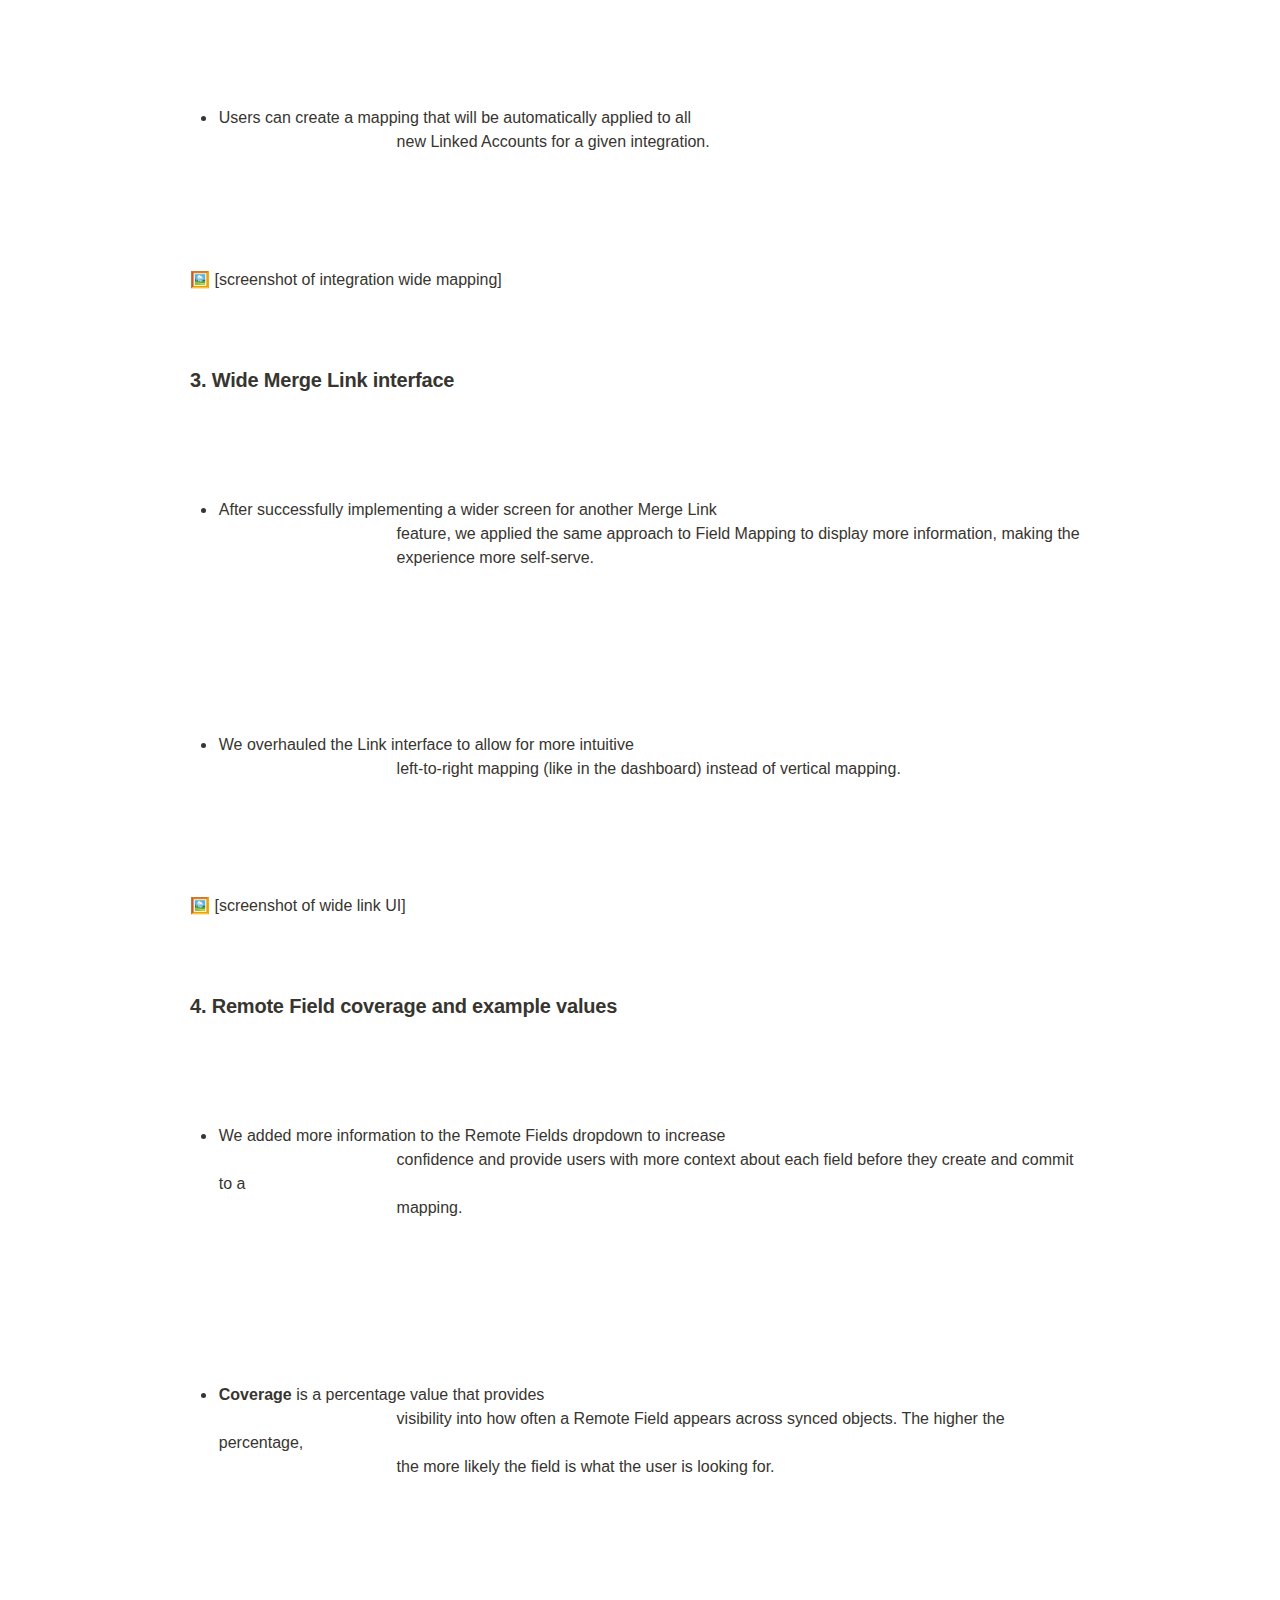
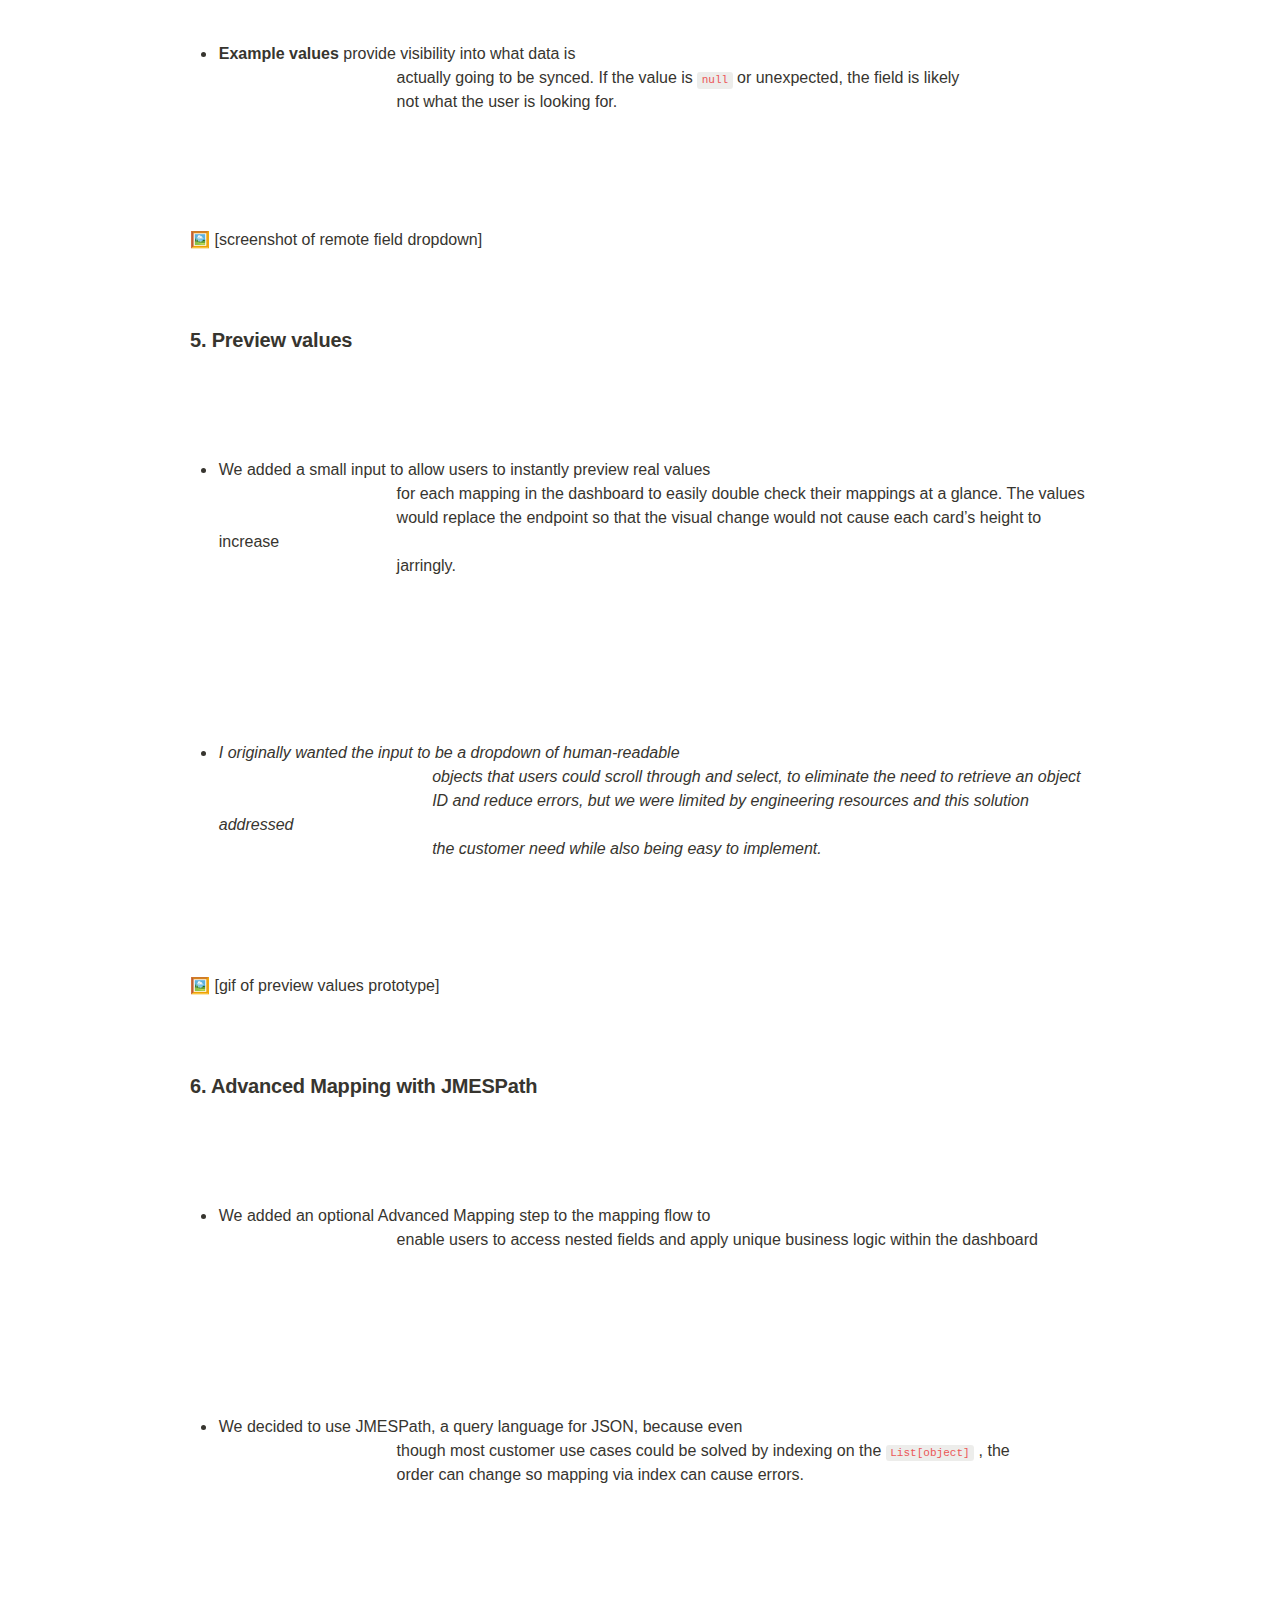
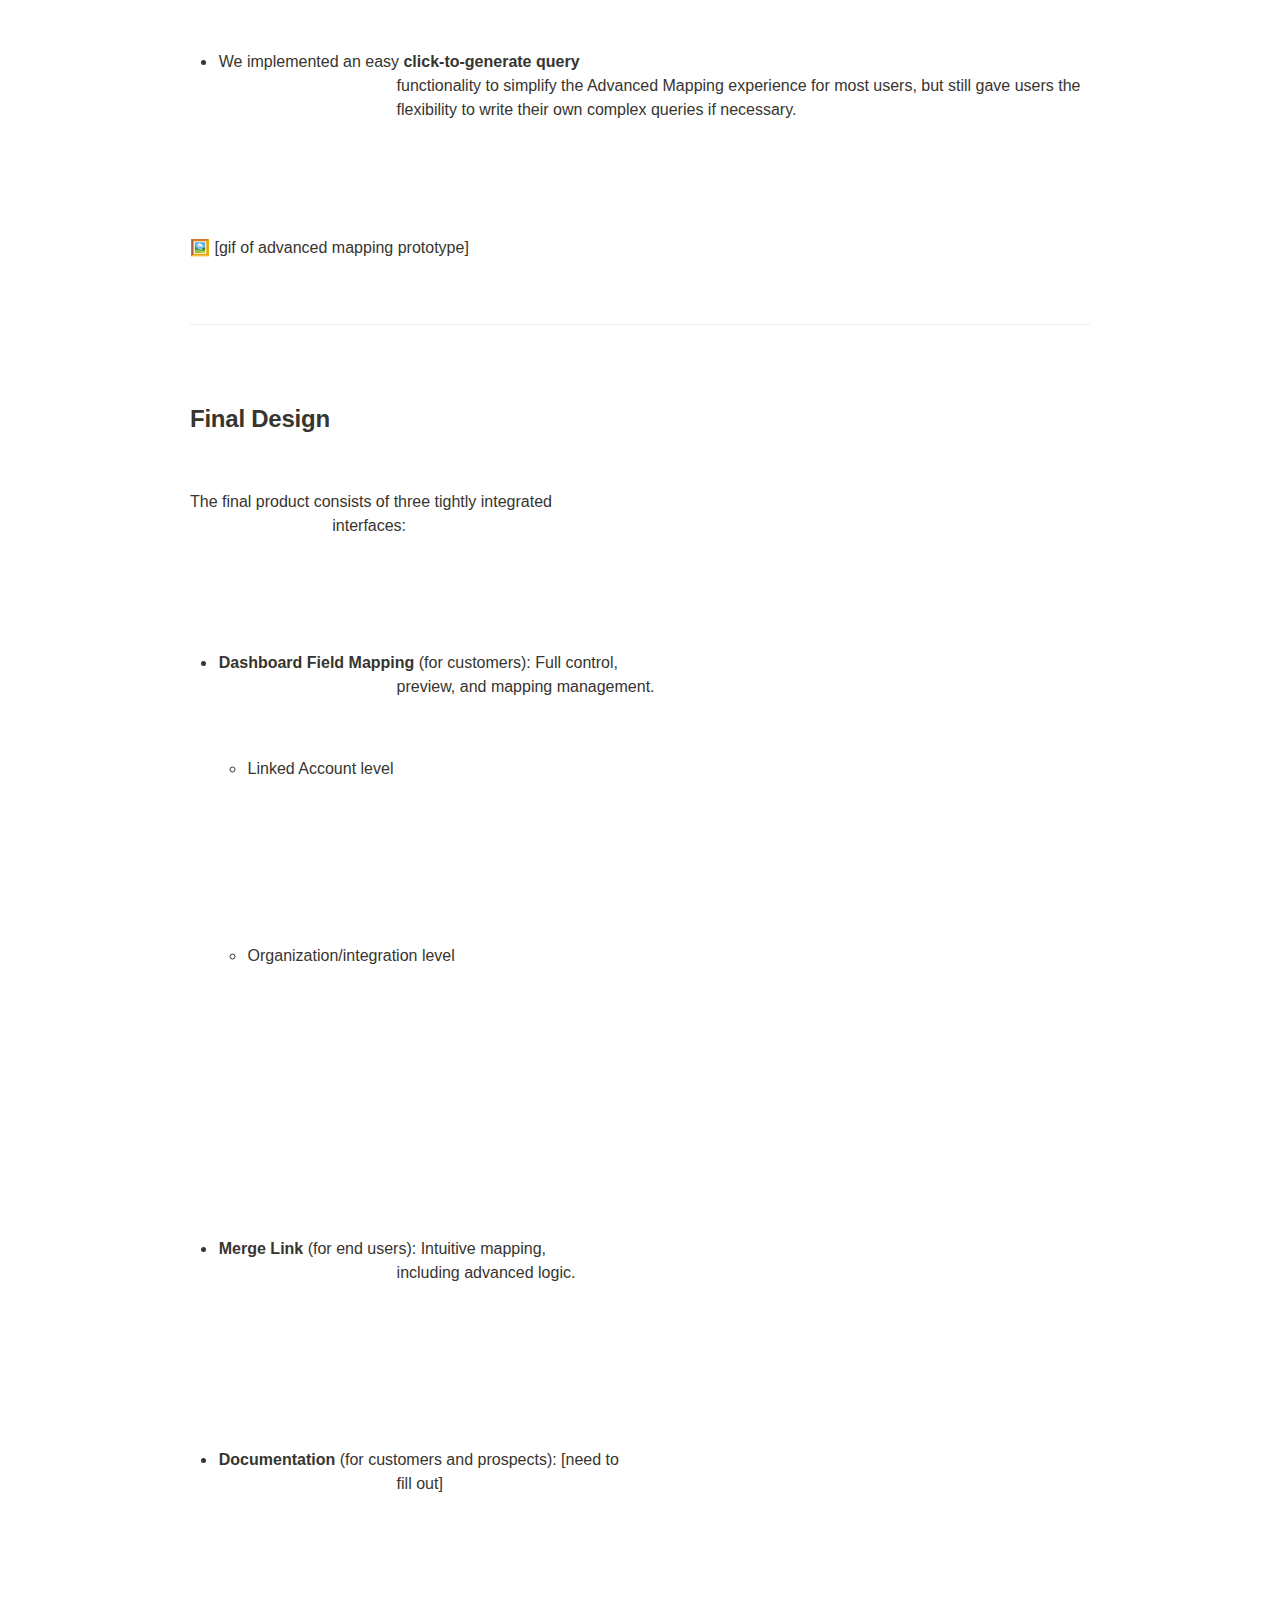
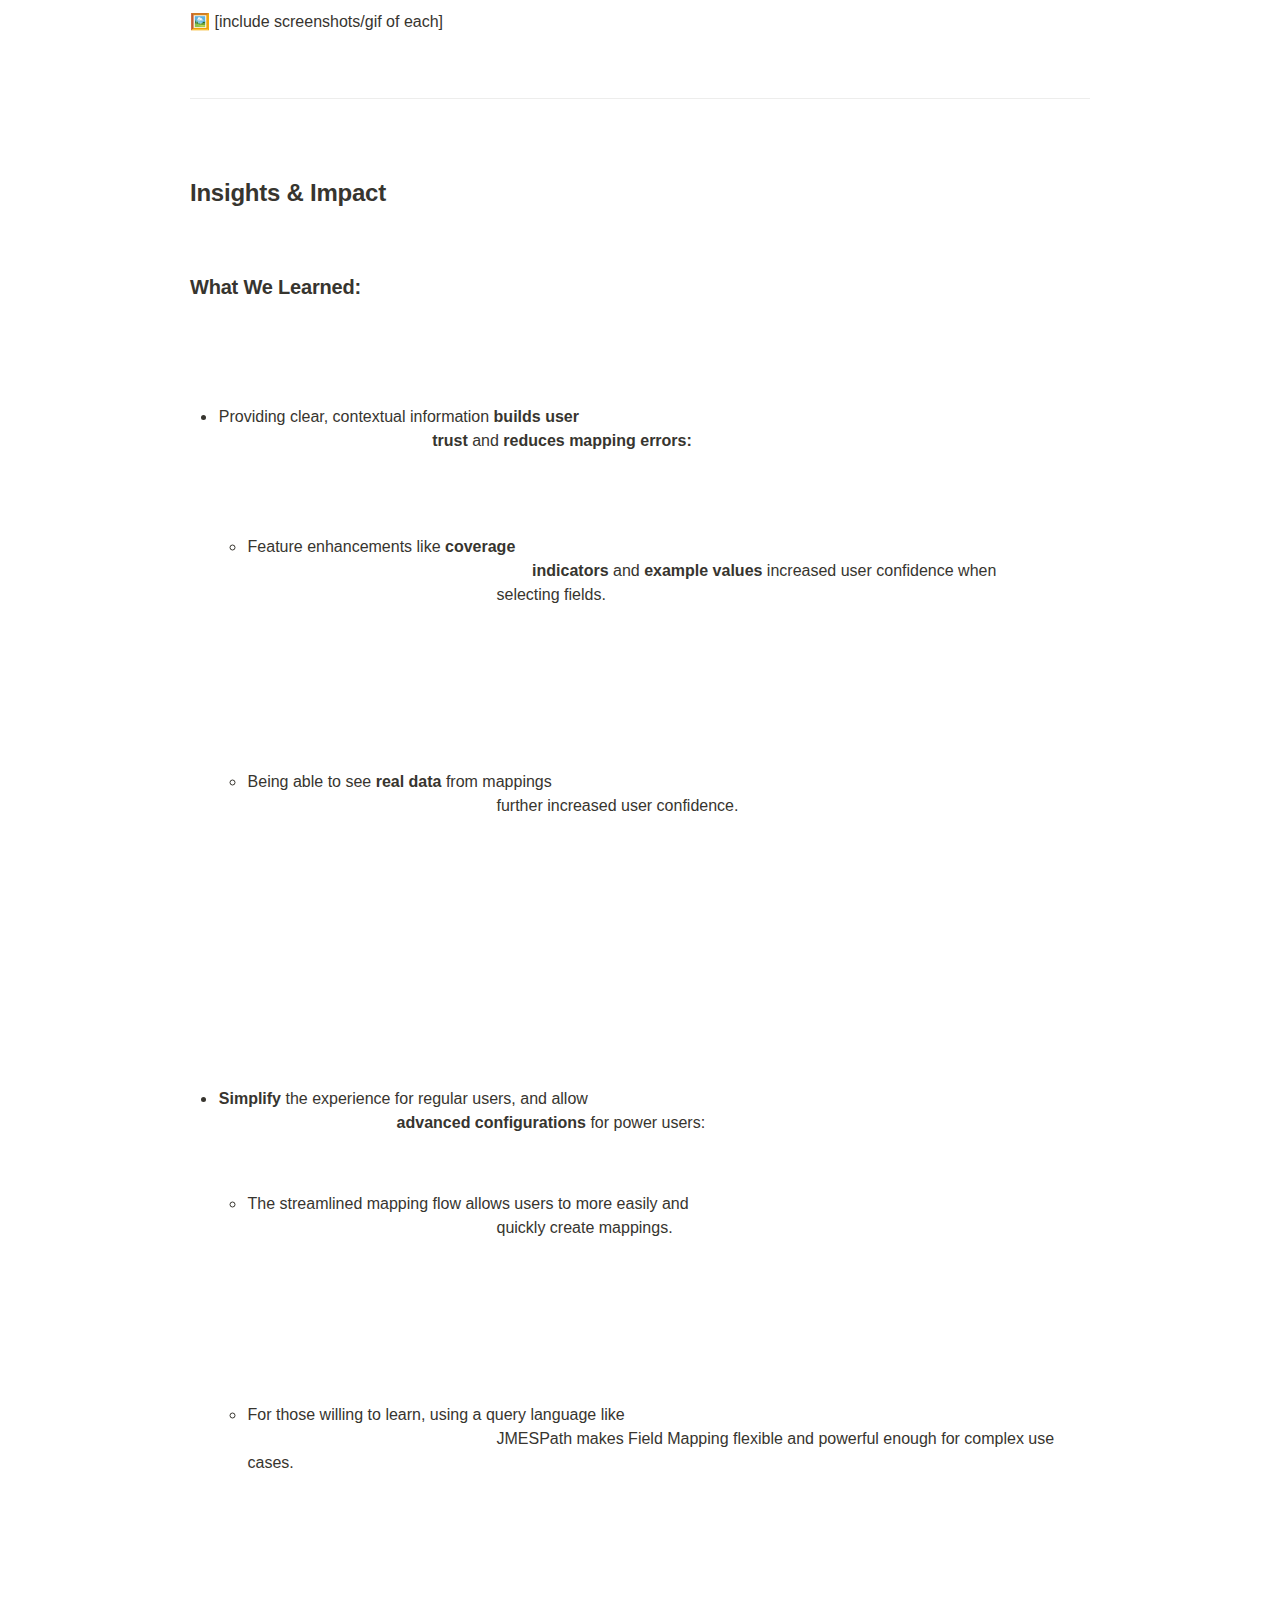
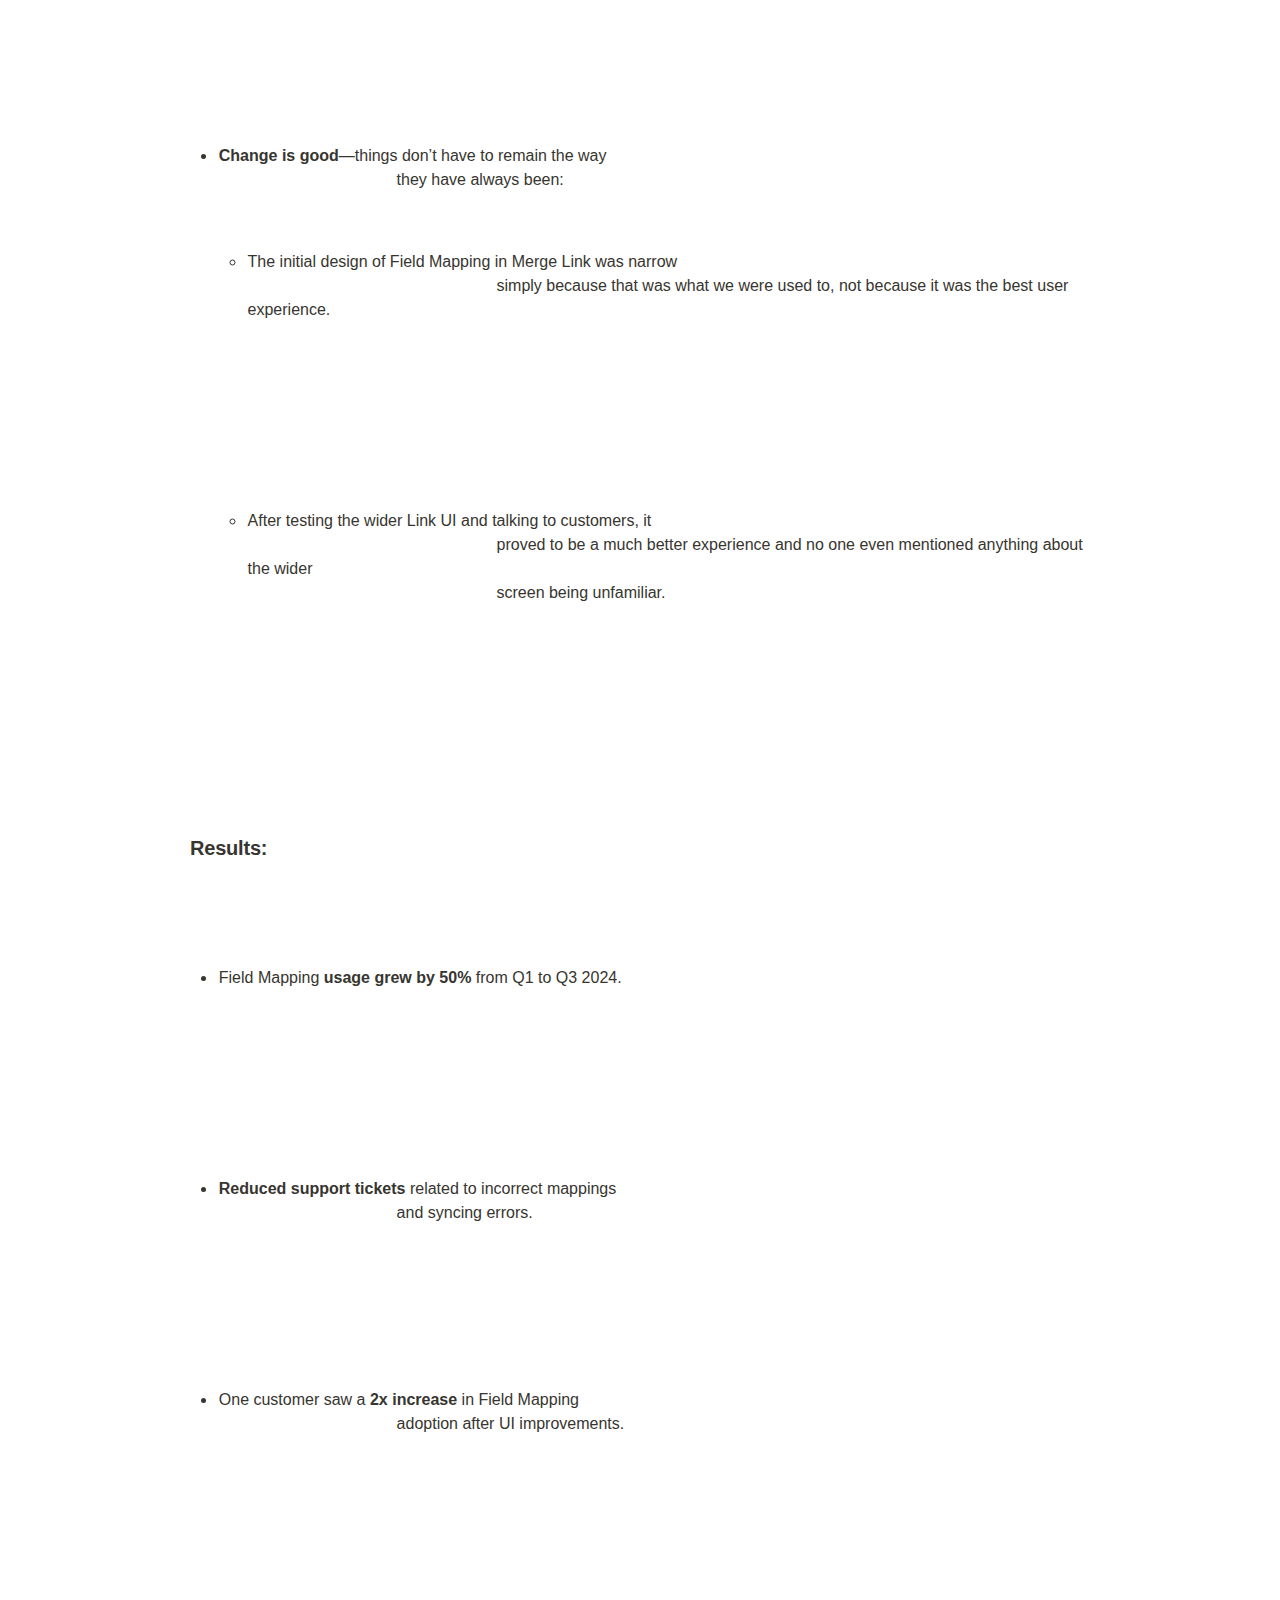
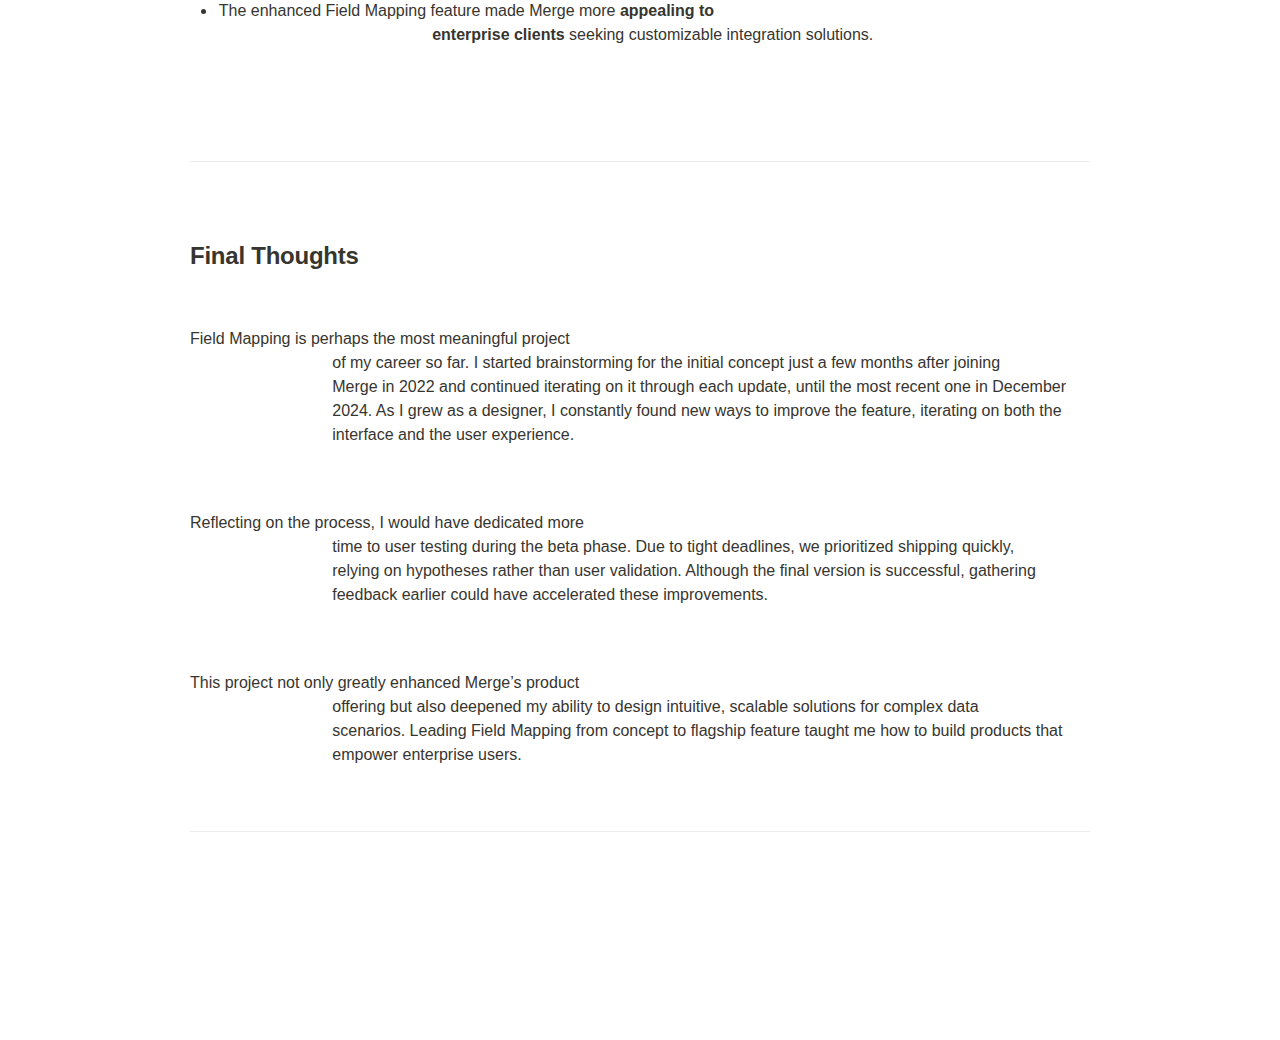
<file: projects/Field Mapping.html>
<html>

<head>
	<meta http-equiv="Content-Type" content="text/html; charset=utf-8" />
	<title>Field Mapping</title>
	<style>
		/* cspell:disable-file */
		/* webkit printing magic: print all background colors */
		html {
			-webkit-print-color-adjust: exact;
		}

		* {
			box-sizing: border-box;
			-webkit-print-color-adjust: exact;
		}

		html,
		body {
			margin: 0;
			padding: 0;
		}

		@media only screen {
			body {
				margin: 2em auto;
				max-width: 900px;
				color: rgb(55, 53, 47);
			}
		}

		body {
			line-height: 1.5;
			white-space: pre-wrap;
		}

		a,
		a.visited {
			color: inherit;
			text-decoration: underline;
		}

		.pdf-relative-link-path {
			font-size: 80%;
			color: #444;
		}

		h1,
		h2,
		h3 {
			letter-spacing: -0.01em;
			line-height: 1.2;
			font-weight: 600;
			margin-bottom: 0;
		}

		.page-title {
			font-size: 2.5rem;
			font-weight: 700;
			margin-top: 0;
			margin-bottom: 0.75em;
		}

		h1 {
			font-size: 1.875rem;
			margin-top: 1.875rem;
		}

		h2 {
			font-size: 1.5rem;
			margin-top: 1.5rem;
		}

		h3 {
			font-size: 1.25rem;
			margin-top: 1.25rem;
		}

		.source {
			border: 1px solid #ddd;
			border-radius: 3px;
			padding: 1.5em;
			word-break: break-all;
		}

		.callout {
			border-radius: 3px;
			padding: 1rem;
		}

		figure {
			margin: 1.25em 0;
			page-break-inside: avoid;
		}

		figcaption {
			opacity: 0.5;
			font-size: 85%;
			margin-top: 0.5em;
		}

		mark {
			background-color: transparent;
		}

		.indented {
			padding-left: 1.5em;
		}

		hr {
			background: transparent;
			display: block;
			width: 100%;
			height: 1px;
			visibility: visible;
			border: none;
			border-bottom: 1px solid rgba(55, 53, 47, 0.09);
		}

		img {
			max-width: 100%;
		}

		@media only print {
			img {
				max-height: 100vh;
				object-fit: contain;
			}
		}

		@page {
			margin: 1in;
		}

		.collection-content {
			font-size: 0.875rem;
		}

		.column-list {
			display: flex;
			justify-content: space-between;
		}

		.column {
			padding: 0 1em;
		}

		.column:first-child {
			padding-left: 0;
		}

		.column:last-child {
			padding-right: 0;
		}

		.table_of_contents-item {
			display: block;
			font-size: 0.875rem;
			line-height: 1.3;
			padding: 0.125rem;
		}

		.table_of_contents-indent-1 {
			margin-left: 1.5rem;
		}

		.table_of_contents-indent-2 {
			margin-left: 3rem;
		}

		.table_of_contents-indent-3 {
			margin-left: 4.5rem;
		}

		.table_of_contents-link {
			text-decoration: none;
			opacity: 0.7;
			border-bottom: 1px solid rgba(55, 53, 47, 0.18);
		}

		table,
		th,
		td {
			border: 1px solid rgba(55, 53, 47, 0.09);
			border-collapse: collapse;
		}

		table {
			border-left: none;
			border-right: none;
		}

		th,
		td {
			font-weight: normal;
			padding: 0.25em 0.5em;
			line-height: 1.5;
			min-height: 1.5em;
			text-align: left;
		}

		th {
			color: rgba(55, 53, 47, 0.6);
		}

		ol,
		ul {
			margin: 0;
			margin-block-start: 0.6em;
			margin-block-end: 0.6em;
		}

		li>ol:first-child,
		li>ul:first-child {
			margin-block-start: 0.6em;
		}

		ul>li {
			list-style: disc;
		}

		ul.to-do-list {
			padding-inline-start: 0;
		}

		ul.to-do-list>li {
			list-style: none;
		}

		.to-do-children-checked {
			text-decoration: line-through;
			opacity: 0.375;
		}

		ul.toggle>li {
			list-style: none;
		}

		ul {
			padding-inline-start: 1.7em;
		}

		ul>li {
			padding-left: 0.1em;
		}

		ol {
			padding-inline-start: 1.6em;
		}

		ol>li {
			padding-left: 0.2em;
		}

		.mono ol {
			padding-inline-start: 2em;
		}

		.mono ol>li {
			text-indent: -0.4em;
		}

		.toggle {
			padding-inline-start: 0em;
			list-style-type: none;
		}

		/* Indent toggle children */
		.toggle>li>details {
			padding-left: 1.7em;
		}

		.toggle>li>details>summary {
			margin-left: -1.1em;
		}

		.selected-value {
			display: inline-block;
			padding: 0 0.5em;
			background: rgba(206, 205, 202, 0.5);
			border-radius: 3px;
			margin-right: 0.5em;
			margin-top: 0.3em;
			margin-bottom: 0.3em;
			white-space: nowrap;
		}

		.collection-title {
			display: inline-block;
			margin-right: 1em;
		}

		.page-description {
			margin-bottom: 2em;
		}

		.simple-table {
			margin-top: 1em;
			font-size: 0.875rem;
			empty-cells: show;
		}

		.simple-table td {
			height: 29px;
			min-width: 120px;
		}

		.simple-table th {
			height: 29px;
			min-width: 120px;
		}

		.simple-table-header-color {
			background: rgb(247, 246, 243);
			color: black;
		}

		.simple-table-header {
			font-weight: 500;
		}

		time {
			opacity: 0.5;
		}

		.icon {
			display: inline-block;
			max-width: 1.2em;
			max-height: 1.2em;
			text-decoration: none;
			vertical-align: text-bottom;
			margin-right: 0.5em;
		}

		img.icon {
			border-radius: 3px;
		}

		.user-icon {
			width: 1.5em;
			height: 1.5em;
			border-radius: 100%;
			margin-right: 0.5rem;
		}

		.user-icon-inner {
			font-size: 0.8em;
		}

		.text-icon {
			border: 1px solid #000;
			text-align: center;
		}

		.page-cover-image {
			display: block;
			object-fit: cover;
			width: 100%;
			max-height: 30vh;
		}

		.page-header-icon {
			font-size: 3rem;
			margin-bottom: 1rem;
		}

		.page-header-icon-with-cover {
			margin-top: -0.72em;
			margin-left: 0.07em;
		}

		.page-header-icon img {
			border-radius: 3px;
		}

		.link-to-page {
			margin: 1em 0;
			padding: 0;
			border: none;
			font-weight: 500;
		}

		p>.user {
			opacity: 0.5;
		}

		td>.user,
		td>time {
			white-space: nowrap;
		}

		input[type="checkbox"] {
			transform: scale(1.5);
			margin-right: 0.6em;
			vertical-align: middle;
		}

		p {
			margin-top: 0.5em;
			margin-bottom: 0.5em;
		}

		.image {
			border: none;
			margin: 1.5em 0;
			padding: 0;
			border-radius: 0;
			text-align: center;
		}

		.code,
		code {
			background: rgba(135, 131, 120, 0.15);
			border-radius: 3px;
			padding: 0.2em 0.4em;
			border-radius: 3px;
			font-size: 85%;
			tab-size: 2;
		}

		code {
			color: #eb5757;
		}

		.code {
			padding: 1.5em 1em;
		}

		.code-wrap {
			white-space: pre-wrap;
			word-break: break-all;
		}

		.code>code {
			background: none;
			padding: 0;
			font-size: 100%;
			color: inherit;
		}

		blockquote {
			font-size: 1.25em;
			margin: 1em 0;
			padding-left: 1em;
			border-left: 3px solid rgb(55, 53, 47);
		}

		.bookmark {
			text-decoration: none;
			max-height: 8em;
			padding: 0;
			display: flex;
			width: 100%;
			align-items: stretch;
		}

		.bookmark-title {
			font-size: 0.85em;
			overflow: hidden;
			text-overflow: ellipsis;
			height: 1.75em;
			white-space: nowrap;
		}

		.bookmark-text {
			display: flex;
			flex-direction: column;
		}

		.bookmark-info {
			flex: 4 1 180px;
			padding: 12px 14px 14px;
			display: flex;
			flex-direction: column;
			justify-content: space-between;
		}

		.bookmark-image {
			width: 33%;
			flex: 1 1 180px;
			display: block;
			position: relative;
			object-fit: cover;
			border-radius: 1px;
		}

		.bookmark-description {
			color: rgba(55, 53, 47, 0.6);
			font-size: 0.75em;
			overflow: hidden;
			max-height: 4.5em;
			word-break: break-word;
		}

		.bookmark-href {
			font-size: 0.75em;
			margin-top: 0.25em;
		}

		.sans {
			font-family: ui-sans-serif, -apple-system, BlinkMacSystemFont, "Segoe UI Variable Display", "Segoe UI", Helvetica, "Apple Color Emoji", Arial, sans-serif, "Segoe UI Emoji", "Segoe UI Symbol";
		}

		.code {
			font-family: "SFMono-Regular", Menlo, Consolas, "PT Mono", "Liberation Mono", Courier, monospace;
		}

		.serif {
			font-family: Lyon-Text, Georgia, ui-serif, serif;
		}

		.mono {
			font-family: iawriter-mono, Nitti, Menlo, Courier, monospace;
		}

		.pdf .sans {
			font-family: Inter, ui-sans-serif, -apple-system, BlinkMacSystemFont, "Segoe UI Variable Display", "Segoe UI", Helvetica, "Apple Color Emoji", Arial, sans-serif, "Segoe UI Emoji", "Segoe UI Symbol", 'Twemoji', 'Noto Color Emoji', 'Noto Sans CJK JP';
		}

		.pdf:lang(zh-CN) .sans {
			font-family: Inter, ui-sans-serif, -apple-system, BlinkMacSystemFont, "Segoe UI Variable Display", "Segoe UI", Helvetica, "Apple Color Emoji", Arial, sans-serif, "Segoe UI Emoji", "Segoe UI Symbol", 'Twemoji', 'Noto Color Emoji', 'Noto Sans CJK SC';
		}

		.pdf:lang(zh-TW) .sans {
			font-family: Inter, ui-sans-serif, -apple-system, BlinkMacSystemFont, "Segoe UI Variable Display", "Segoe UI", Helvetica, "Apple Color Emoji", Arial, sans-serif, "Segoe UI Emoji", "Segoe UI Symbol", 'Twemoji', 'Noto Color Emoji', 'Noto Sans CJK TC';
		}

		.pdf:lang(ko-KR) .sans {
			font-family: Inter, ui-sans-serif, -apple-system, BlinkMacSystemFont, "Segoe UI Variable Display", "Segoe UI", Helvetica, "Apple Color Emoji", Arial, sans-serif, "Segoe UI Emoji", "Segoe UI Symbol", 'Twemoji', 'Noto Color Emoji', 'Noto Sans CJK KR';
		}

		.pdf .code {
			font-family: Source Code Pro, "SFMono-Regular", Menlo, Consolas, "PT Mono", "Liberation Mono", Courier, monospace, 'Twemoji', 'Noto Color Emoji', 'Noto Sans Mono CJK JP';
		}

		.pdf:lang(zh-CN) .code {
			font-family: Source Code Pro, "SFMono-Regular", Menlo, Consolas, "PT Mono", "Liberation Mono", Courier, monospace, 'Twemoji', 'Noto Color Emoji', 'Noto Sans Mono CJK SC';
		}

		.pdf:lang(zh-TW) .code {
			font-family: Source Code Pro, "SFMono-Regular", Menlo, Consolas, "PT Mono", "Liberation Mono", Courier, monospace, 'Twemoji', 'Noto Color Emoji', 'Noto Sans Mono CJK TC';
		}

		.pdf:lang(ko-KR) .code {
			font-family: Source Code Pro, "SFMono-Regular", Menlo, Consolas, "PT Mono", "Liberation Mono", Courier, monospace, 'Twemoji', 'Noto Color Emoji', 'Noto Sans Mono CJK KR';
		}

		.pdf .serif {
			font-family: PT Serif, Lyon-Text, Georgia, ui-serif, serif, 'Twemoji', 'Noto Color Emoji', 'Noto Serif CJK JP';
		}

		.pdf:lang(zh-CN) .serif {
			font-family: PT Serif, Lyon-Text, Georgia, ui-serif, serif, 'Twemoji', 'Noto Color Emoji', 'Noto Serif CJK SC';
		}

		.pdf:lang(zh-TW) .serif {
			font-family: PT Serif, Lyon-Text, Georgia, ui-serif, serif, 'Twemoji', 'Noto Color Emoji', 'Noto Serif CJK TC';
		}

		.pdf:lang(ko-KR) .serif {
			font-family: PT Serif, Lyon-Text, Georgia, ui-serif, serif, 'Twemoji', 'Noto Color Emoji', 'Noto Serif CJK KR';
		}

		.pdf .mono {
			font-family: PT Mono, iawriter-mono, Nitti, Menlo, Courier, monospace, 'Twemoji', 'Noto Color Emoji', 'Noto Sans Mono CJK JP';
		}

		.pdf:lang(zh-CN) .mono {
			font-family: PT Mono, iawriter-mono, Nitti, Menlo, Courier, monospace, 'Twemoji', 'Noto Color Emoji', 'Noto Sans Mono CJK SC';
		}

		.pdf:lang(zh-TW) .mono {
			font-family: PT Mono, iawriter-mono, Nitti, Menlo, Courier, monospace, 'Twemoji', 'Noto Color Emoji', 'Noto Sans Mono CJK TC';
		}

		.pdf:lang(ko-KR) .mono {
			font-family: PT Mono, iawriter-mono, Nitti, Menlo, Courier, monospace, 'Twemoji', 'Noto Color Emoji', 'Noto Sans Mono CJK KR';
		}

		.highlight-default {
			color: rgba(50, 48, 44, 1);
		}

		.highlight-gray {
			color: rgba(120, 119, 116, 1);
			fill: rgba(120, 119, 116, 1);
		}

		.highlight-brown {
			color: rgba(159, 107, 83, 1);
			fill: rgba(159, 107, 83, 1);
		}

		.highlight-orange {
			color: rgba(217, 115, 13, 1);
			fill: rgba(217, 115, 13, 1);
		}

		.highlight-yellow {
			color: rgba(203, 145, 47, 1);
			fill: rgba(203, 145, 47, 1);
		}

		.highlight-teal {
			color: rgba(68, 131, 97, 1);
			fill: rgba(68, 131, 97, 1);
		}

		.highlight-blue {
			color: rgba(51, 126, 169, 1);
			fill: rgba(51, 126, 169, 1);
		}

		.highlight-purple {
			color: rgba(144, 101, 176, 1);
			fill: rgba(144, 101, 176, 1);
		}

		.highlight-pink {
			color: rgba(193, 76, 138, 1);
			fill: rgba(193, 76, 138, 1);
		}

		.highlight-red {
			color: rgba(212, 76, 71, 1);
			fill: rgba(212, 76, 71, 1);
		}

		.highlight-default_background {
			color: rgba(50, 48, 44, 1);
		}

		.highlight-gray_background {
			background: rgba(248, 248, 247, 1);
		}

		.highlight-brown_background {
			background: rgba(244, 238, 238, 1);
		}

		.highlight-orange_background {
			background: rgba(251, 236, 221, 1);
		}

		.highlight-yellow_background {
			background: rgba(251, 243, 219, 1);
		}

		.highlight-teal_background {
			background: rgba(237, 243, 236, 1);
		}

		.highlight-blue_background {
			background: rgba(231, 243, 248, 1);
		}

		.highlight-purple_background {
			background: rgba(248, 243, 252, 1);
		}

		.highlight-pink_background {
			background: rgba(252, 241, 246, 1);
		}

		.highlight-red_background {
			background: rgba(253, 235, 236, 1);
		}

		.block-color-default {
			color: inherit;
			fill: inherit;
		}

		.block-color-gray {
			color: rgba(120, 119, 116, 1);
			fill: rgba(120, 119, 116, 1);
		}

		.block-color-brown {
			color: rgba(159, 107, 83, 1);
			fill: rgba(159, 107, 83, 1);
		}

		.block-color-orange {
			color: rgba(217, 115, 13, 1);
			fill: rgba(217, 115, 13, 1);
		}

		.block-color-yellow {
			color: rgba(203, 145, 47, 1);
			fill: rgba(203, 145, 47, 1);
		}

		.block-color-teal {
			color: rgba(68, 131, 97, 1);
			fill: rgba(68, 131, 97, 1);
		}

		.block-color-blue {
			color: rgba(51, 126, 169, 1);
			fill: rgba(51, 126, 169, 1);
		}

		.block-color-purple {
			color: rgba(144, 101, 176, 1);
			fill: rgba(144, 101, 176, 1);
		}

		.block-color-pink {
			color: rgba(193, 76, 138, 1);
			fill: rgba(193, 76, 138, 1);
		}

		.block-color-red {
			color: rgba(212, 76, 71, 1);
			fill: rgba(212, 76, 71, 1);
		}

		.block-color-default_background {
			color: inherit;
			fill: inherit;
		}

		.block-color-gray_background {
			background: rgba(248, 248, 247, 1);
		}

		.block-color-brown_background {
			background: rgba(244, 238, 238, 1);
		}

		.block-color-orange_background {
			background: rgba(251, 236, 221, 1);
		}

		.block-color-yellow_background {
			background: rgba(251, 243, 219, 1);
		}

		.block-color-teal_background {
			background: rgba(237, 243, 236, 1);
		}

		.block-color-blue_background {
			background: rgba(231, 243, 248, 1);
		}

		.block-color-purple_background {
			background: rgba(248, 243, 252, 1);
		}

		.block-color-pink_background {
			background: rgba(252, 241, 246, 1);
		}

		.block-color-red_background {
			background: rgba(253, 235, 236, 1);
		}

		.select-value-color-uiBlue {
			background-color: undefined;
		}

		.select-value-color-pink {
			background-color: rgba(225, 136, 179, 0.27);
		}

		.select-value-color-purple {
			background-color: rgba(168, 129, 197, 0.27);
		}

		.select-value-color-green {
			background-color: rgba(123, 183, 129, 0.27);
		}

		.select-value-color-gray {
			background-color: rgba(84, 72, 49, 0.15);
		}

		.select-value-color-transparentGray {
			background-color: undefined;
		}

		.select-value-color-translucentGray {
			background-color: undefined;
		}

		.select-value-color-orange {
			background-color: rgba(224, 124, 57, 0.27);
		}

		.select-value-color-brown {
			background-color: rgba(210, 162, 141, 0.35);
		}

		.select-value-color-red {
			background-color: rgba(244, 171, 159, 0.4);
		}

		.select-value-color-yellow {
			background-color: rgba(236, 191, 66, 0.39);
		}

		.select-value-color-blue {
			background-color: rgba(93, 165, 206, 0.27);
		}

		.select-value-color-pageGlass {
			background-color: undefined;
		}

		.select-value-color-washGlass {
			background-color: undefined;
		}

		.checkbox {
			display: inline-flex;
			vertical-align: text-bottom;
			width: 16;
			height: 16;
			background-size: 16px;
			margin-left: 2px;
			margin-right: 5px;
		}

		.checkbox-on {
			background-image: url("data:image/svg+xml;charset=UTF-8,%3Csvg%20width%3D%2216%22%20height%3D%2216%22%20viewBox%3D%220%200%2016%2016%22%20fill%3D%22none%22%20xmlns%3D%22http%3A%2F%2Fwww.w3.org%2F2000%2Fsvg%22%3E%0A%3Crect%20width%3D%2216%22%20height%3D%2216%22%20fill%3D%22%2358A9D7%22%2F%3E%0A%3Cpath%20d%3D%22M6.71429%2012.2852L14%204.9995L12.7143%203.71436L6.71429%209.71378L3.28571%206.2831L2%207.57092L6.71429%2012.2852Z%22%20fill%3D%22white%22%2F%3E%0A%3C%2Fsvg%3E");
		}

		.checkbox-off {
			background-image: url("data:image/svg+xml;charset=UTF-8,%3Csvg%20width%3D%2216%22%20height%3D%2216%22%20viewBox%3D%220%200%2016%2016%22%20fill%3D%22none%22%20xmlns%3D%22http%3A%2F%2Fwww.w3.org%2F2000%2Fsvg%22%3E%0A%3Crect%20x%3D%220.75%22%20y%3D%220.75%22%20width%3D%2214.5%22%20height%3D%2214.5%22%20fill%3D%22white%22%20stroke%3D%22%2336352F%22%20stroke-width%3D%221.5%22%2F%3E%0A%3C%2Fsvg%3E");
		}
	</style>
</head>

<body>
	<article id="1dca3508-bfcd-805f-b99d-ede47f917010" class="page sans">
		<header>
			<h1 class="page-title">Field Mapping</h1>
			<p class="page-description"></p>
		</header>
		<div class="page-body">
			<p id="1dda3508-bfcd-80bc-991a-cd6cb1f2044d" class="">Merge, 2024</p>
			<p id="1dea3508-bfcd-802c-9395-d059f73752a7" class="">Empowering enterprise users with flexible, self-serve
				data mapping across integrations.</p>
			<h2 id="1dda3508-bfcd-8006-9efc-f9dcb218cc3f" class="">Project Overview &amp; Introduction</h2>
			<p id="1dda3508-bfcd-8067-82e2-d74733395744" class="">In 2022, Merge faced a key integration challenge:
				<strong>how to handle non-standard data across diverse third-party platforms</strong>. </p>
			<p id="1dea3508-bfcd-8039-bca2-f336a081783b" class="">Accessing custom data is critical for customers with
				enterprise end users because they rely on systems with specialized data needs that go beyond Merge’s
				Common Models. Enterprise platforms are rarely one-size-fits-all, and having the flexibility to extend
				or modify data fields allows businesses to tailor integrations to their specific workflows.</p>
			<p id="1dea3508-bfcd-80b0-9bdd-fd0b76b8511b" class="">To address the limited flexibility of Merge’s
				standardized data models, we launched a beta version of Field Mapping in 2023 to a few selected
				customers. These customers gave us important feedback and insight into how we could make Field Mapping
				more user-friendly and comprehensive. Through iteration and redesign, this feature grew into a
				full-fledged Field Mapping platform that is a <strong>flagship feature</strong> today and is used by
				<strong>over half</strong> of Merge’s Professional and Enterprise organizations and supports
				<strong>6,000+ mapping instances</strong> across (as of November 2024). </p>
			<p id="1dea3508-bfcd-80bf-ac87-e8827ffb4f86" class=""><em>Although I led the design of Field Mapping from
					its conception in 2022 , this case study will focus on the latest iterations of the feature from
					2024.</em></p>
			<hr id="1dfa3508-bfcd-80bd-bd2b-c783f305fca5" />
			<h2 id="1dea3508-bfcd-8098-92ed-ce134b283a8e" class="">The Challenge</h2>
			<p id="1dda3508-bfcd-8037-abbe-de8b483a5af2" class="">Merge’s <strong>Common Models</strong> (like
				<code>Employee</code>, <code>Ticket</code>, <code>Candidate</code>, etc.) standardize data across
				platforms such as BambooHR, Zendesk, and Greenhouse. But every platform—and often every company—has
				<strong>custom fields</strong> unique to their use case, such as:</p>
			<ul id="1dda3508-bfcd-8077-b7bd-fdf42ccfee4c" class="bulleted-list">
				<li style="list-style-type:disc">“T-shirt size” on an employee record</li>
			</ul>
			<ul id="1dda3508-bfcd-8090-b08c-e2548e16eb0e" class="bulleted-list">
				<li style="list-style-type:disc">“Urgency score” on a support ticket</li>
			</ul>
			<ul id="1dda3508-bfcd-805f-b339-dfc737106ce3" class="bulleted-list">
				<li style="list-style-type:disc">“Lead source” on a CRM contact</li>
			</ul>
			<p id="1dda3508-bfcd-801b-9a82-e0db8d643fb0" class="">Without support for custom fields:</p>
			<ul id="1dda3508-bfcd-80e5-a53a-dfda03356c85" class="bulleted-list">
				<li style="list-style-type:disc">This data is <strong>inaccessible</strong> through Merge.</li>
			</ul>
			<ul id="1dda3508-bfcd-806d-9c59-efad866a1713" class="bulleted-list">
				<li style="list-style-type:disc">Integrators must build custom logic <strong>outside</strong> of Merge.
				</li>
			</ul>
			<ul id="1dda3508-bfcd-8065-b47d-c1e0d753df2f" class="bulleted-list">
				<li style="list-style-type:disc">It breaks the promise of a “unified API” for real-world use cases.</li>
			</ul>
			<p id="1dea3508-bfcd-80c3-a470-d8969ef90630" class="">Our goal was to make <strong>custom data mapping
					intuitive, accurate, and scalable</strong>—whether users were mapping an employee’s personal email
				or transforming nested JSON fields across platforms like Workday, BambooHR, and Salesforce.</p>
			<h3 id="1dea3508-bfcd-809b-a838-df99740d5981" class="">My Role</h3>
			<p id="1eaa3508-bfcd-80a5-a7ec-f3f2d3b93bc9" class=""><strong>I was the sole product designer on this
					project</strong>, responsible for leading the end-to-end design process from discovery and user
				research to prototyping and final handoff. I collaborated closely with a cross-functional team that
				included a product manager, product marketing manager, post-sales, and several software engineers.</p>
			<hr id="1eaa3508-bfcd-80fc-b4ab-e2c781f410b2" />
			<h2 id="1dea3508-bfcd-80df-bb52-cd3f1d884626" class=""><strong>Research</strong></h2>
			<p id="1dea3508-bfcd-805d-9106-db76283dce9e" class="">🖼️ [include screenshots of beta version]</p>
			<p id="1dea3508-bfcd-807e-b8c4-cbecafa12502" class="">We collaborated with Merge’s Field Mapping power users
				to conduct workflow observations and analyze support tickets to identify pain points.</p>
			<h3 id="1dea3508-bfcd-8044-a189-cef6465d4edb" class="">Key Problems We Identified:</h3>
			<ol type="1" id="1dfa3508-bfcd-8018-ab91-f4165effa650" class="numbered-list" start="1">
				<li>There were <strong>too many clicks</strong> required to create a mapping.</li>
			</ol>
			<ol type="1" id="1dea3508-bfcd-8071-a455-c45058c57749" class="numbered-list" start="2">
				<li>Customers had built thousands of mappings manually, a sign of <strong>high need but also high
						friction. </strong>We found that many use cases require custom fields that are the same across
					an integration. </li>
			</ol>
			<ol type="1" id="1dea3508-bfcd-8010-9633-cfbb1875419e" class="numbered-list" start="3">
				<li>End users couldn’t easily self-configure mappings because the Merge Link UI (end-user interface) for
					Field Mapping was <strong>outdated and unintuitive, </strong>blocking them from customizing
					integrations and limiting the feature’s scalability.</li>
			</ol>
			<ol type="1" id="1dea3508-bfcd-8099-892d-f6468cb669a4" class="numbered-list" start="4">
				<li>Users did <strong>not feel confident</strong> in choosing the right third-party field. Not all
					integrations support human-readable field names (for example, a typical field name in Workday: <mark
						class="highlight-gray_background"><code>wd:Worker_Data.wd:Employment_Data.wd:Worker_Job_Data.wd:Position_Data.wd:Job_Profile_Summary_Data.wd:Management_Level_Reference</code></mark>)
					and companies often deprecate and replace fields as they grow. Field names can be
					<strong>unclear</strong>, and the field type and endpoint were <strong>not enough context</strong>
					for users to trust their selections. Users would map a field, wait for data re-sync to see what
					value was returned, and then update the mapping if the value was not what they expected. </li>
			</ol>
			<ol type="1" id="1eaa3508-bfcd-80bf-96e0-d365c65d073f" class="numbered-list" start="5">
				<li>Customers struggled to map <strong>nested or complex fields </strong>(e.g.,
					<code>List[object]</code>), requiring them to build custom logic outside of Merge, which is the
					problem Field Mapping (and Merge’s Unified APIs overall) sought to address in the very beginning.
					This issue was particularly common in enterprise applications like Workday, NetSuite, and
					Salesforce, where custom objects can be complex and extensive, making it difficult to isolate
					specific fields.</li>
			</ol>
			<hr id="1dea3508-bfcd-803c-802b-cf2591e7b3a9" />
			<h2 id="1dea3508-bfcd-808d-84aa-d7d3a47176d7" class=""><strong>Ideation &amp; Solution</strong></h2>
			<p id="1eca3508-bfcd-80a9-8a04-d77c77a8cb04" class="">Design prototypes were tested with feedback loops
				across engineering, post-sales, and selected customers. After some iteration, we came up with the
				following solutions to address the key problems identified above. </p>
			<h3 id="1eca3508-bfcd-808b-aaf2-de94a894d053" class="">1. Simplified mapping flow</h3>
			<ul id="1eca3508-bfcd-80f1-8cfb-c6a734ef4a75" class="bulleted-list">
				<li style="list-style-type:disc">We reimagined the mapping flow to reduce friction and better fit the
					user journey.</li>
			</ul>
			<ul id="1eca3508-bfcd-8068-a443-d63ffcc82e96" class="bulleted-list">
				<li style="list-style-type:disc">Users start by choosing the type of mapping they want to create → then
					selecting the remote field they want → then selecting or creating a target Common Model field → then
					validating their selection.</li>
			</ul>
			<p id="1eca3508-bfcd-8014-85b8-e71a16763b50" class="">🖼️ [gif of new flow prototype]</p>
			<h3 id="1eca3508-bfcd-801d-a6f6-da9899a4853c" class="">2. Integration-wide mappings</h3>
			<ul id="1eca3508-bfcd-8041-8b21-d46625f0adcd" class="bulleted-list">
				<li style="list-style-type:disc">We introduced the ability to create integration-wide mappings (vs.
					Linked Account-specific) to improve scalability.</li>
			</ul>
			<ul id="1eca3508-bfcd-8008-a23d-f2d17a563a55" class="bulleted-list">
				<li style="list-style-type:disc">Users can create a mapping that will be automatically applied to all
					new Linked Accounts for a given integration.</li>
			</ul>
			<p id="1eca3508-bfcd-80c7-b370-cd911354d00c" class="">🖼️ [screenshot of integration wide mapping]</p>
			<h3 id="1eca3508-bfcd-8013-ae8b-e1bbfb2a9039" class="">3. Wide Merge Link interface</h3>
			<ul id="1eca3508-bfcd-804e-b249-c42c6f91a833" class="bulleted-list">
				<li style="list-style-type:disc">After successfully implementing a wider screen for another Merge Link
					feature, we applied the same approach to Field Mapping to display more information, making the
					experience more self-serve.</li>
			</ul>
			<ul id="1eca3508-bfcd-8077-9cfb-d763e2cc8541" class="bulleted-list">
				<li style="list-style-type:disc">We overhauled the Link interface to allow for more intuitive
					left-to-right mapping (like in the dashboard) instead of vertical mapping.</li>
			</ul>
			<p id="1eca3508-bfcd-80ef-8a9a-ecfcff4cc28c" class="">🖼️ [screenshot of wide link UI]</p>
			<h3 id="1eca3508-bfcd-80dc-bcfe-e1dab6df184e" class="">4. Remote Field coverage and example values</h3>
			<ul id="1eca3508-bfcd-800e-93af-dbe267a6d8aa" class="bulleted-list">
				<li style="list-style-type:disc">We added more information to the Remote Fields dropdown to increase
					confidence and provide users with more context about each field before they create and commit to a
					mapping.</li>
			</ul>
			<ul id="1eca3508-bfcd-80a8-a403-c316c412cfb1" class="bulleted-list">
				<li style="list-style-type:disc"><strong>Coverage</strong> is a percentage value that provides
					visibility into how often a Remote Field appears across synced objects. The higher the percentage,
					the more likely the field is what the user is looking for.</li>
			</ul>
			<ul id="1eca3508-bfcd-80c7-9869-d3fa4209f84f" class="bulleted-list">
				<li style="list-style-type:disc"><strong>Example values</strong> provide visibility into what data is
					actually going to be synced. If the value is <code>null</code> or unexpected, the field is likely
					not what the user is looking for.</li>
			</ul>
			<p id="1eca3508-bfcd-8072-9478-c99205b68eb5" class="">🖼️ [screenshot of remote field dropdown]</p>
			<h3 id="1eca3508-bfcd-8045-94e3-fcc57febb84c" class="">5. Preview values</h3>
			<ul id="1eca3508-bfcd-803a-a05b-f3f6a2d63bdc" class="bulleted-list">
				<li style="list-style-type:disc">We added a small input to allow users to instantly preview real values
					for each mapping in the dashboard to easily double check their mappings at a glance. The values
					would replace the endpoint so that the visual change would not cause each card’s height to increase
					jarringly. </li>
			</ul>
			<ul id="1eca3508-bfcd-80c6-b6f0-feea73e2a810" class="bulleted-list">
				<li style="list-style-type:disc"><em>I originally wanted the input to be a dropdown of human-readable
						objects that users could scroll through and select, to eliminate the need to retrieve an object
						ID and reduce errors, but we were limited by engineering resources and this solution addressed
						the customer need while also being easy to implement.</em></li>
			</ul>
			<p id="1eca3508-bfcd-809c-aca9-e22550b9c7f7" class="">🖼️ [gif of preview values prototype]</p>
			<h3 id="1eca3508-bfcd-80b9-b7cc-c7675163e305" class="">6. Advanced Mapping with JMESPath</h3>
			<ul id="1eca3508-bfcd-80df-80b3-f920b1f6e9c0" class="bulleted-list">
				<li style="list-style-type:disc">We added an optional Advanced Mapping step to the mapping flow to
					enable users to access nested fields and apply unique business logic within the dashboard</li>
			</ul>
			<ul id="1eca3508-bfcd-80ce-afaf-ccca086031b4" class="bulleted-list">
				<li style="list-style-type:disc">We decided to use JMESPath, a query language for JSON, because even
					though most customer use cases could be solved by indexing on the <code>List[object]</code> , the
					order can change so mapping via index can cause errors. </li>
			</ul>
			<ul id="1eca3508-bfcd-80fb-afa3-e614b49b7590" class="bulleted-list">
				<li style="list-style-type:disc">We implemented an easy <strong>click-to-generate query</strong>
					functionality to simplify the Advanced Mapping experience for most users, but still gave users the
					flexibility to write their own complex queries if necessary.</li>
			</ul>
			<p id="1eca3508-bfcd-807d-a8a1-f53df92e8196" class="">🖼️ [gif of advanced mapping prototype]</p>
			<hr id="1dea3508-bfcd-80b7-b8fd-f6b7be630adf" />
			<h2 id="1dea3508-bfcd-80b9-b76c-dced5f61534a" class=""><strong>Final Design</strong></h2>
			<p id="1dea3508-bfcd-8063-83a1-e9f5ab7a7e13" class="">The final product consists of three tightly integrated
				interfaces:</p>
			<ul id="1dea3508-bfcd-80c7-b08d-c837c5e72116" class="bulleted-list">
				<li style="list-style-type:disc"><strong>Dashboard Field Mapping</strong> (for customers): Full control,
					preview, and mapping management.<ul id="1dfa3508-bfcd-8001-93d0-dd1381f17008" class="bulleted-list">
						<li style="list-style-type:circle">Linked Account level</li>
					</ul>
					<ul id="1dfa3508-bfcd-80c3-ae3d-f3b5ec7231d5" class="bulleted-list">
						<li style="list-style-type:circle">Organization/integration level</li>
					</ul>
				</li>
			</ul>
			<ul id="1dea3508-bfcd-80b1-98ff-cfec8744079d" class="bulleted-list">
				<li style="list-style-type:disc"><strong>Merge Link</strong> (for end users): Intuitive mapping,
					including advanced logic.</li>
			</ul>
			<ul id="1dea3508-bfcd-80d2-896f-d76dcad6fc89" class="bulleted-list">
				<li style="list-style-type:disc"><strong>Documentation</strong> (for customers and prospects): [need to
					fill out]</li>
			</ul>
			<p id="1eca3508-bfcd-80bb-8efd-e1cc3b96fa93" class="">🖼️ [include screenshots/gif of each]</p>
			<hr id="1dea3508-bfcd-807f-af40-ff4f73c621d4" />
			<h2 id="1dea3508-bfcd-804e-8e6c-d29d9d653a27" class=""><strong>Insights &amp; Impact</strong></h2>
			<h3 id="1dea3508-bfcd-80bc-b2c8-ff982158b318" class="">What We Learned:</h3>
			<ul id="1eca3508-bfcd-806a-9e59-e0c765992417" class="bulleted-list">
				<li style="list-style-type:disc">Providing clear, contextual information <strong>builds user
						trust</strong> and <strong>reduces mapping errors:</strong>
					<ul id="1eca3508-bfcd-8007-b0e6-dc1e31163e8f" class="bulleted-list">
						<li style="list-style-type:circle">Feature enhancements like <strong>coverage
								indicators</strong> and <strong>example values</strong> increased user confidence when
							selecting fields.</li>
					</ul>
					<ul id="1eca3508-bfcd-800d-90b5-c14fc8e00b2a" class="bulleted-list">
						<li style="list-style-type:circle">Being able to see <strong>real data</strong> from mappings
							further increased user confidence. </li>
					</ul>
				</li>
			</ul>
			<ul id="1eca3508-bfcd-80e1-b91e-c3b534107e5f" class="bulleted-list">
				<li style="list-style-type:disc"><strong>Simplify</strong> the experience for regular users, and allow
					<strong>advanced configurations</strong> for power users:<ul
						id="1eca3508-bfcd-8051-928f-d095ef70c8f4" class="bulleted-list">
						<li style="list-style-type:circle">The streamlined mapping flow allows users to more easily and
							quickly create mappings.</li>
					</ul>
					<ul id="1eca3508-bfcd-80d5-a753-d3525a71afd0" class="bulleted-list">
						<li style="list-style-type:circle">For those willing to learn, using a query language like
							JMESPath makes Field Mapping flexible and powerful enough for complex use cases.</li>
					</ul>
				</li>
			</ul>
			<ul id="1eca3508-bfcd-8039-b401-c72290b4865d" class="bulleted-list">
				<li style="list-style-type:disc"><strong>Change is good</strong>—things don’t have to remain the way
					they have always been:<ul id="1eca3508-bfcd-800e-9f86-cefc8d328f15" class="bulleted-list">
						<li style="list-style-type:circle">The initial design of Field Mapping in Merge Link was narrow
							simply because that was what we were used to, not because it was the best user experience.
						</li>
					</ul>
					<ul id="1eca3508-bfcd-80a8-a6db-d31049cd89bd" class="bulleted-list">
						<li style="list-style-type:circle">After testing the wider Link UI and talking to customers, it
							proved to be a much better experience and no one even mentioned anything about the wider
							screen being unfamiliar.</li>
					</ul>
				</li>
			</ul>
			<h3 id="1dea3508-bfcd-80ed-bdc8-e75b9245a07b" class="">Results:</h3>
			<ul id="1dea3508-bfcd-80cd-9fdf-d33859da009a" class="bulleted-list">
				<li style="list-style-type:disc">Field Mapping <strong>usage grew by 50% </strong>from Q1 to Q3 2024.
				</li>
			</ul>
			<ul id="1dea3508-bfcd-8082-96e2-e6d58333f8b0" class="bulleted-list">
				<li style="list-style-type:disc"><strong>Reduced support tickets</strong> related to incorrect mappings
					and syncing errors.</li>
			</ul>
			<ul id="1dea3508-bfcd-80ff-b77a-d75bcc3ecfcd" class="bulleted-list">
				<li style="list-style-type:disc">One customer saw a <strong>2x increase</strong> in Field Mapping
					adoption after UI improvements.</li>
			</ul>
			<ul id="1dea3508-bfcd-80a2-ba47-d9a50d8292fe" class="bulleted-list">
				<li style="list-style-type:disc">The enhanced Field Mapping feature made Merge more <strong>appealing to
						enterprise clients </strong>seeking customizable integration solutions.</li>
			</ul>
			<hr id="1eda3508-bfcd-8092-9c80-e45c05f75191" />
			<h2 id="1eda3508-bfcd-801d-b088-ede62b0b5241" class="">Final Thoughts</h2>
			<p id="1eda3508-bfcd-8087-8dfe-fd28d6566ad8" class="">Field Mapping is perhaps the most meaningful project
				of my career so far. I started brainstorming for the initial concept just a few months after joining
				Merge in 2022 and continued iterating on it through each update, until the most recent one in December
				2024. As I grew as a designer, I constantly found new ways to improve the feature, iterating on both the
				interface and the user experience.</p>
			<p id="1eda3508-bfcd-803d-9fb7-cdb4f6d1150b" class="">Reflecting on the process, I would have dedicated more
				time to user testing during the beta phase. Due to tight deadlines, we prioritized shipping quickly,
				relying on hypotheses rather than user validation. Although the final version is successful, gathering
				feedback earlier could have accelerated these improvements.</p>
			<p id="1eda3508-bfcd-80a0-a08d-f8d80c9e58fa" class="">This project not only greatly enhanced Merge’s product
				offering but also deepened my ability to design intuitive, scalable solutions for complex data
				scenarios. Leading Field Mapping from concept to flagship feature taught me how to build products that
				empower enterprise users.</p>
			<hr id="1eda3508-bfcd-805f-9812-d88ac2719b08" />
		</div>
	</article><span class="sans" style="font-size:14px;padding-top:2em"></span>
</body>

</html>
</file>
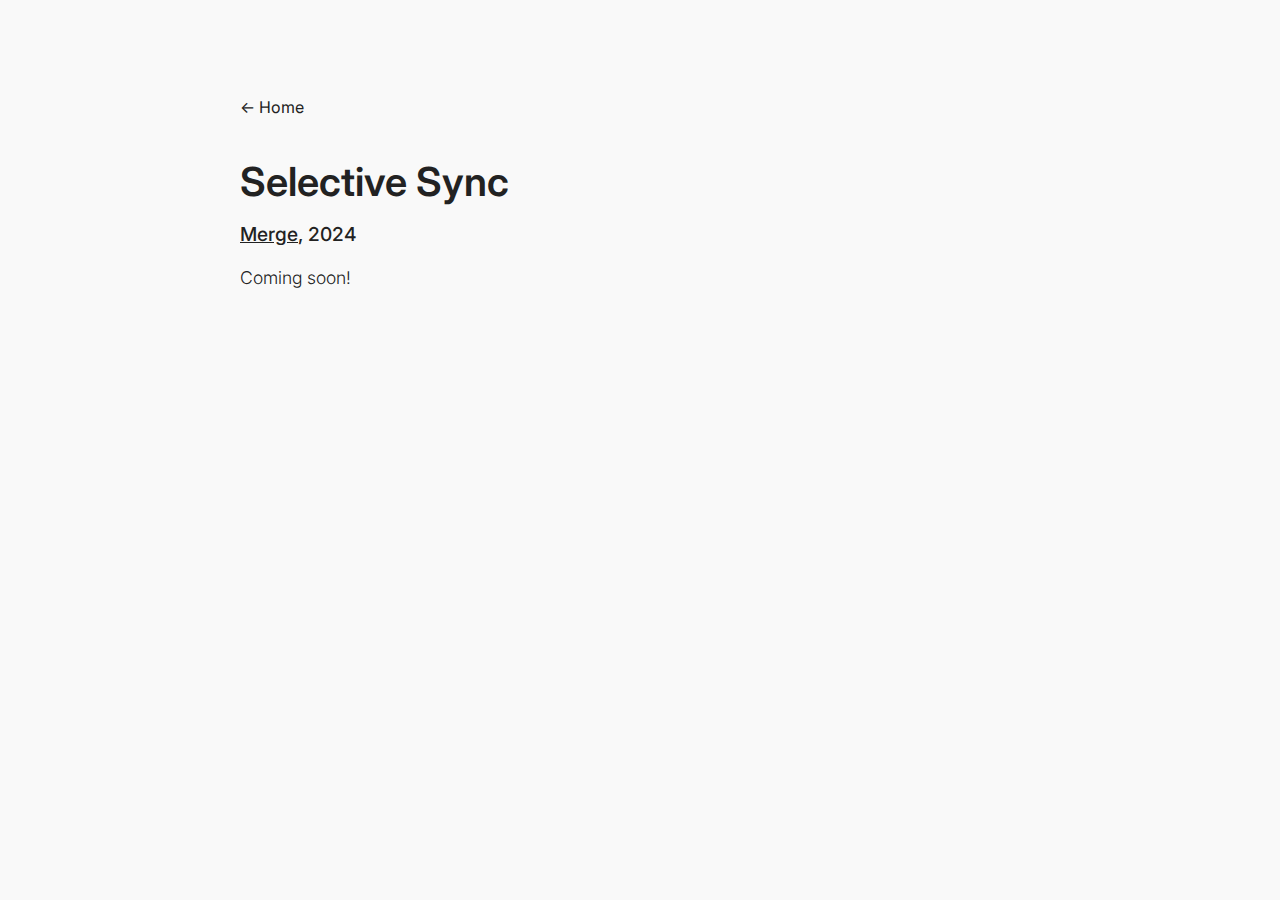
<file: projects/selective-sync.html>
<!DOCTYPE html>
<html lang="en">
<head>
  <meta charset="UTF-8" />
  <meta name="viewport" content="width=device-width, initial-scale=1.0" />
  <title>Field Mapping</title>
  <link href="https://fonts.googleapis.com/css2?family=Inter:wght@200;300;400;500;600;700&display=swap" rel="stylesheet">
  <link rel="stylesheet" href="../style.css" />
  <link rel="icon" href="../assets/favicon.png" type="image/png">
</head>
<body>
  <main class="container">
    <br>
    <div class="section">
        <a href="../index.html"><- Home</a>
    </div>

    <div class="section">
      <h1>Selective Sync</h1>
      <h4><a href="https://merge.dev" target="_blank" class="inline">Merge</a>, 2024</h4>
      <p>Coming soon!</p>
  </div>

    
  </main>
</body>
</html>
</file>
<file: style.css>
body {
  font-family: 'Inter', sans-serif;
  /* -apple-system, BlinkMacSystemFont, 'Segoe UI', Roboto, Oxygen,  */
  margin: 0;
  padding: 0;
  background-color: #f9f9f9;
  color: #222;
}

main {
  position: relative;
  z-index: 1;
  padding-top: 2rem;
}

/* text styles */

h1 {
  font-size: 2.5rem;
  font-weight: 600;
  margin: 0;
}

h2 {
  font-size: 2rem;
  font-weight: 600;
}

h3 {
  font-size: 1.5rem;
  font-weight: 500;
}

h4 {
  font-size: 1.2rem;
  font-weight: 500;
  margin: 1rem 0;
}

p {
  font-size: 1.1rem;
  line-height: 1.6;
  font-weight: 300;
}

strong {
  font-weight: 500;
}

hr {
  border: 0.05px solid #828282;
  margin: 2rem 0;
}

li {
  font-size: 1.1rem;
  line-height: 1.6;
  font-weight: 300;
}

code {
  background-color: #e8e8e8;
  font-size: 90%;
  padding: 2px 3px;
  border-radius: 2px;
}

code.long {
  word-break: break-all;
}

/* links */

a {
  /* font-size: 1.1rem; */
  text-decoration: none;
  color: #222;
  /* font-weight: 400; */
  transition: color 0.3s ease;
}

a:hover {
  color: #ED660C;
  font-style: italic;
}

.inline {
  margin: 0;
  /* font-weight: 300; */
  text-decoration: underline;
}

/* spacing  */

.container {
  max-width: 800px;
  margin: 5vh auto;
  padding: 2rem;
  text-align: left;
}

#model-container {
  position: absolute;
  top: 0;
  left: 0;
  z-index: 0;
  width: 100%;
  height: 30vh;
  /* height: auto; */
  display: flex;
  justify-content: center;
  align-items: center;
  background-color: #f9f9f9;
  padding-bottom: 2rem;
}

.logo {
  display: flex;
  flex-direction: row;
  align-items: center;
  gap: 12px;
}

.section {
  margin-bottom: 40px;
}

nav {
  margin: 6rem 0 0 0;
  display: flex;
  flex-direction: row;
  gap: 36px;
  flex-wrap: wrap;
}

hr.row {
  margin: 0;
}

.row {
  display: flex;
  justify-content: space-between;
  align-items: center;
}

/* canvas {
  display: block;
  height: 1vh;
} */
</file>
